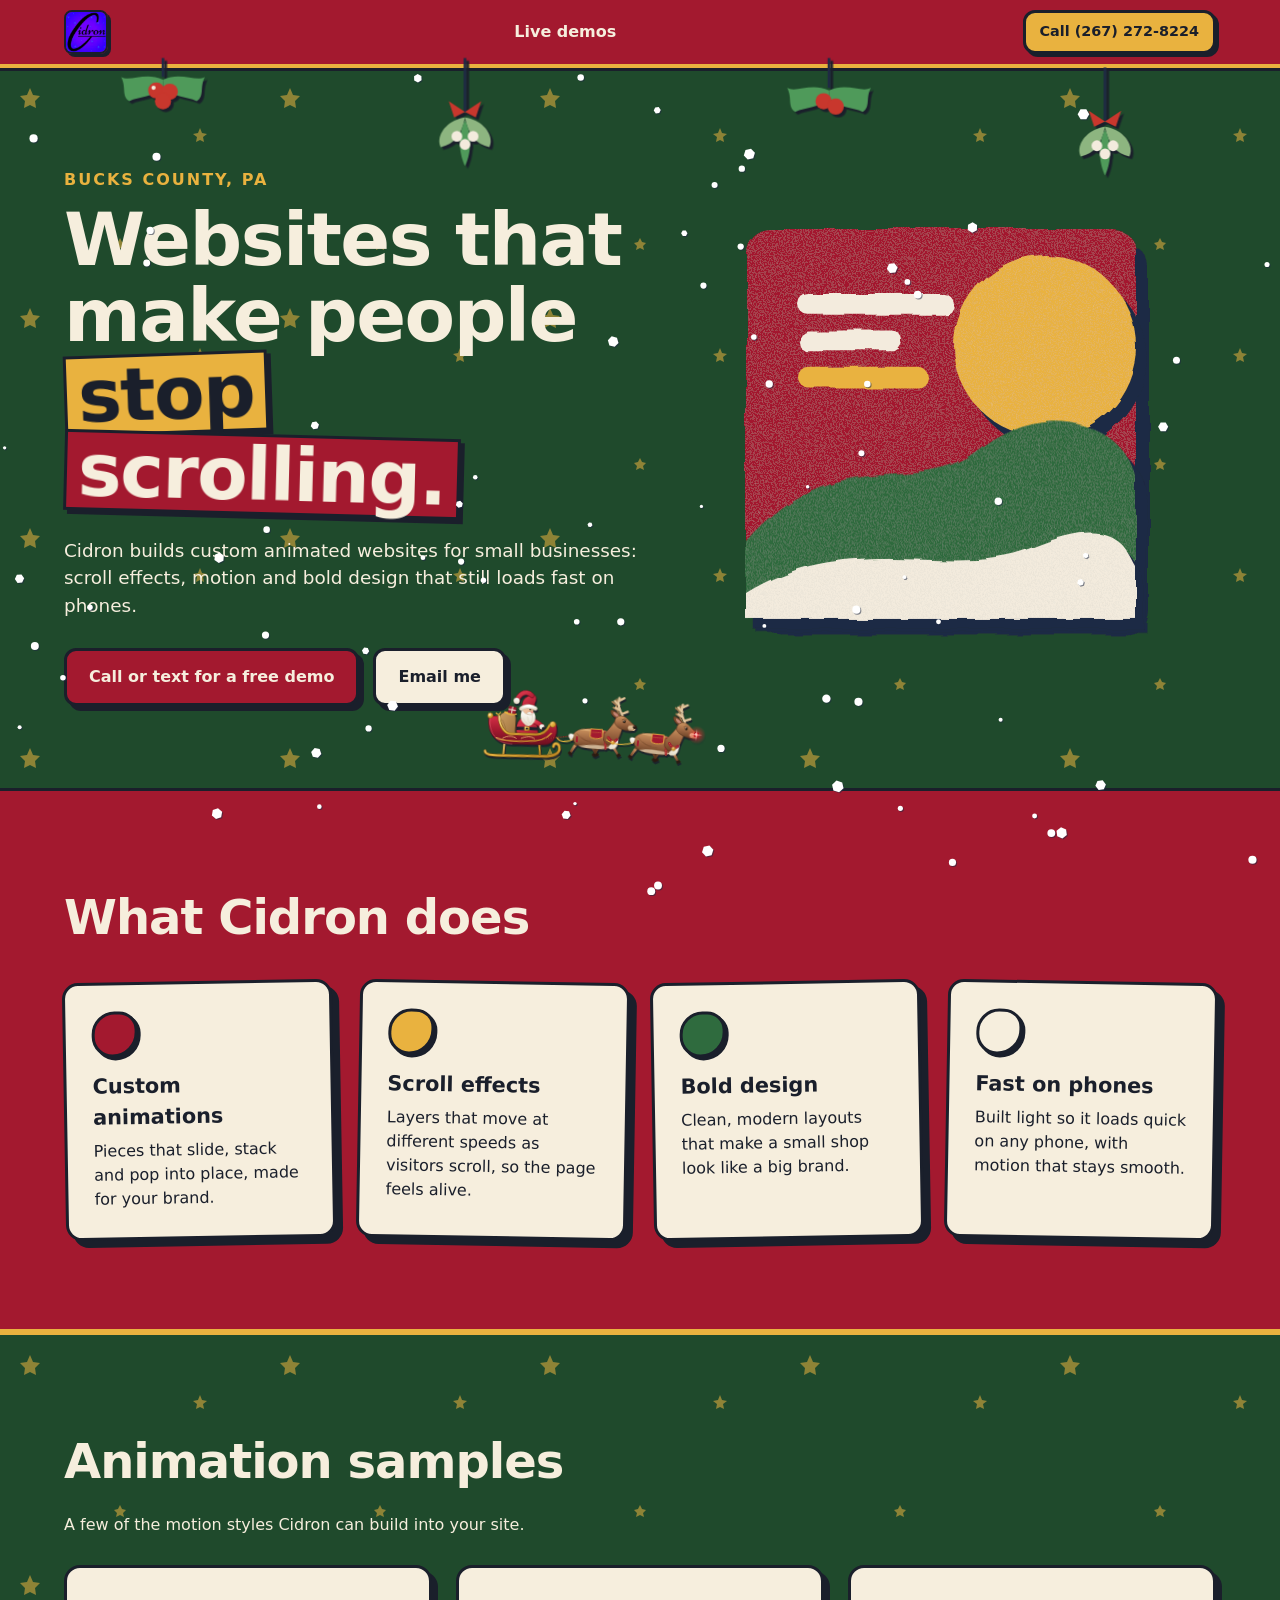
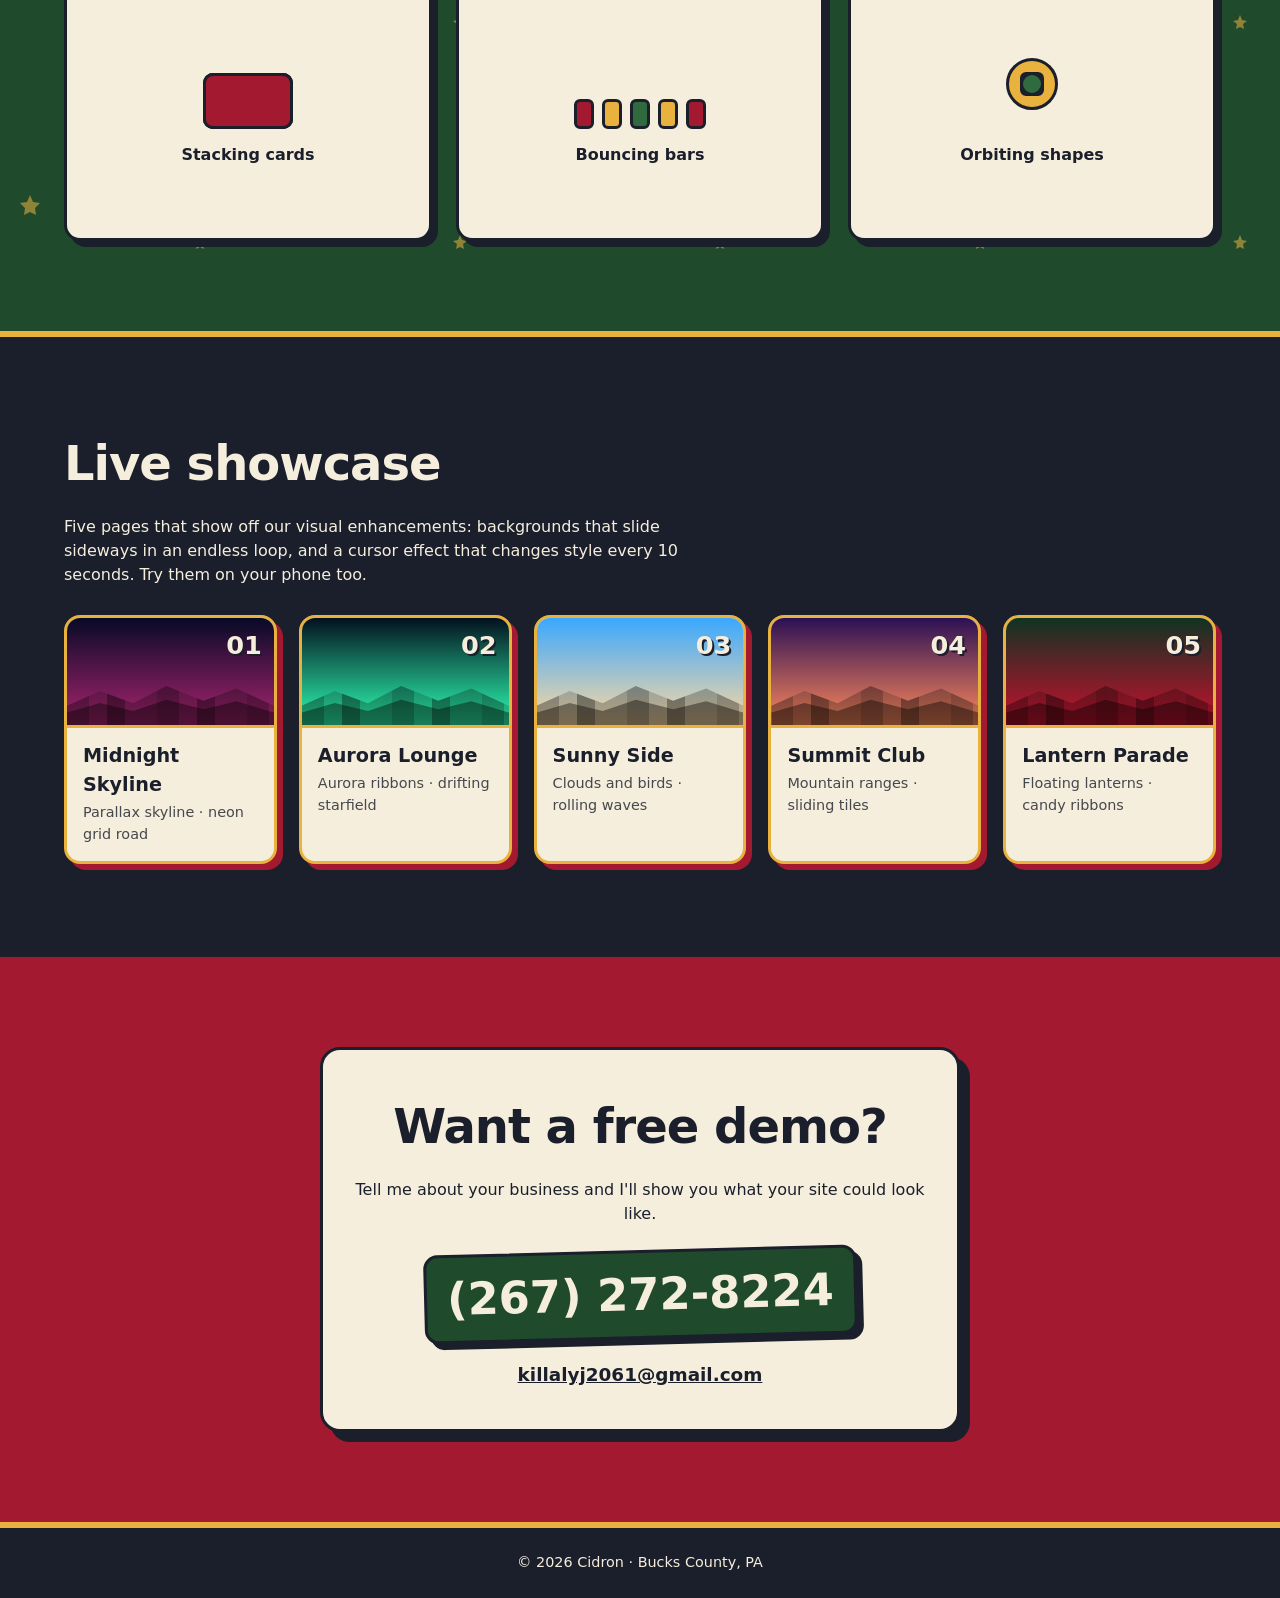
<file: index.html>
<!doctype html>
<html lang="en">
<head>
<meta charset="utf-8">
<meta name="viewport" content="width=device-width, initial-scale=1">
<title>Cidron | Animated websites for small businesses</title>
<meta name="description" content="Cidron builds custom animated websites for small businesses in Bucks County, PA. Scroll effects, motion and bold design that loads fast on phones.">
<meta property="og:title" content="Cidron | Websites that make people stop scrolling">
<meta property="og:description" content="Custom animations, scroll effects and bold design for small businesses. Bucks County, PA.">
<meta property="og:type" content="website">
<meta property="og:url" content="https://cidron.onrender.com/">
<meta property="og:image" content="https://cidron.onrender.com/img/cidron-logo-512.png">
<meta property="og:image:width" content="512">
<meta property="og:image:height" content="512">
<meta property="og:image:alt" content="Cidron logo">
<meta name="twitter:card" content="summary">
<link rel="icon" type="image/png" sizes="32x32" href="img/cidron-logo-32.png">
<link rel="icon" type="image/png" sizes="128x128" href="img/cidron-logo-128.png">
<link rel="apple-touch-icon" sizes="180x180" href="img/cidron-logo-180.png">
<script>document.documentElement.className="js"</script>
<link rel="stylesheet" href="style.css">
<link rel="stylesheet" href="holiday.css">
<link rel="stylesheet" href="christmas.css">
<link rel="stylesheet" href="showcase/home.css">
</head>
<body>
<svg width="0" height="0" style="position:absolute" aria-hidden="true">
  <filter id="grain"><feTurbulence type="fractalNoise" baseFrequency=".9" numOctaves="2" seed="3" result="n"/>
    <feColorMatrix in="n" type="saturate" values="0" result="g"/>
    <feComponentTransfer in="g" result="a"><feFuncA type="discrete" tableValues="0 0 .10 .16"/></feComponentTransfer>
    <feComposite in="a" in2="SourceGraphic" operator="in" result="t"/>
    <feMerge><feMergeNode in="SourceGraphic"/><feMergeNode in="t"/></feMerge></filter>
  <filter id="rough"><feTurbulence type="fractalNoise" baseFrequency=".035" numOctaves="2" seed="7"/><feDisplacementMap in="SourceGraphic" scale="6"/></filter>
</svg>

<header class="top">
  <a class="logo" href="#top" aria-label="Cidron home"><picture><source type="image/webp" srcset="img/cidron-logo-128.webp 1x, img/cidron-logo-256.webp 2x"><img src="img/cidron-logo-128.png" srcset="img/cidron-logo-128.png 1x, img/cidron-logo-256.png 2x" width="44" height="44" alt="Cidron"></picture></a>
  <a class="navlink" href="#showcase">Live demos</a>
  <a class="btn small" href="tel:+12672728224">Call (267) 272-8224</a>
  <div class="garland" aria-hidden="true">
    <svg class="g1" style="left:max(110px,10%)" width="70" height="70" viewBox="0 0 70 70"><g class="sway">
      <path d="M35 0 L35 14" stroke="#1F2A44" stroke-width="2"/>
      <path d="M35 16 C22 10 10 18 4 14 C8 22 4 28 10 32 C18 28 26 30 35 22Z" fill="#4F9A5A"/>
      <path d="M35 16 C48 10 60 18 66 14 C62 22 66 28 60 32 C52 28 44 30 35 22Z" fill="#4F9A5A"/>
      <circle cx="30" cy="24" r="6" fill="#C8372D"/><circle cx="40" cy="25" r="6" fill="#C8372D"/><circle cx="35" cy="32" r="6" fill="#C8372D"/>
      <circle cx="28" cy="22" r="1.6" fill="#F3EBDD"/></g></svg>
    <svg class="g2" style="left:max(200px,34%)" width="60" height="96" viewBox="0 0 60 96"><g class="sway">
      <path d="M30 0 L30 40" stroke="#1F2A44" stroke-width="2"/>
      <path d="M30 40 L18 32 L22 44Z M30 40 L42 32 L38 44Z" fill="#C8372D"/>
      <path d="M30 44 C16 46 8 58 12 66 C22 64 28 56 30 44Z" fill="#8DB580"/>
      <path d="M30 44 C44 46 52 58 48 66 C38 64 32 56 30 44Z" fill="#8DB580"/>
      <path d="M30 46 C24 58 26 72 30 80 C34 72 36 58 30 46Z" fill="#4F9A5A"/>
      <circle cx="24" cy="58" r="4" fill="#F3EBDD"/><circle cx="36" cy="58" r="4" fill="#F3EBDD"/><circle cx="30" cy="64" r="4" fill="#F3EBDD"/></g></svg>
    <svg class="g3" style="left:62%" width="70" height="70" viewBox="0 0 70 70"><g class="sway">
      <path d="M35 0 L35 22" stroke="#1F2A44" stroke-width="2"/>
      <path d="M35 24 C22 18 10 26 4 22 C8 30 4 36 10 40 C18 36 26 38 35 30Z" fill="#4F9A5A"/>
      <path d="M35 24 C48 18 60 26 66 22 C62 30 66 36 60 40 C52 36 44 38 35 30Z" fill="#4F9A5A"/>
      <circle cx="31" cy="32" r="6" fill="#C8372D"/><circle cx="40" cy="36" r="6" fill="#C8372D"/></g></svg>
    <svg class="g4" style="left:84%" width="60" height="110" viewBox="0 0 60 96"><g class="sway">
      <path d="M30 0 L30 40" stroke="#1F2A44" stroke-width="2"/>
      <path d="M30 40 L18 32 L22 44Z M30 40 L42 32 L38 44Z" fill="#C8372D"/>
      <path d="M30 44 C16 46 8 58 12 66 C22 64 28 56 30 44Z" fill="#8DB580"/>
      <path d="M30 44 C44 46 52 58 48 66 C38 64 32 56 30 44Z" fill="#8DB580"/>
      <path d="M30 46 C24 58 26 72 30 80 C34 72 36 58 30 46Z" fill="#4F9A5A"/>
      <circle cx="24" cy="58" r="4" fill="#F3EBDD"/><circle cx="36" cy="58" r="4" fill="#F3EBDD"/><circle cx="30" cy="64" r="4" fill="#F3EBDD"/></g></svg>
  </div>
</header>

<main id="top">
<section class="hero">
  <div class="hero-text">
    <p class="kicker">Bucks County, PA</p>
    <h1><span class="w">Websites</span> <span class="w">that</span> <span class="w">make</span> <span class="w">people</span> <span class="w hl">stop</span> <span class="w hl">scrolling.</span></h1>
    <p class="sub">Cidron builds custom animated websites for small businesses: scroll effects, motion and bold design that still loads fast on phones.</p>
    <div class="ctas">
      <a class="btn" href="tel:+12672728224">Call or text for a free demo</a>
      <a class="btn ghost" href="mailto:killalyj2061@gmail.com?subject=Cidron%20website%20demo">Email me</a>
    </div>
  </div>
  <div class="hero-art" aria-hidden="true">
    <svg viewBox="0 0 400 400" class="paper">
      <g filter="url(#rough)">
        <g class="layer l1"><rect x="40" y="40" width="300" height="300" rx="18" fill="#1F2A44" transform="translate(10 12)"/><rect x="40" y="40" width="300" height="300" rx="18" fill="#A3192F" filter="url(#grain)"/></g>
        <g class="layer l2"><circle cx="270" cy="130" r="70" fill="#1F2A44" transform="translate(8 10)"/><circle cx="270" cy="130" r="70" fill="#E9B23F" filter="url(#grain)"/></g>
        <g class="layer l3"><path d="M40 280 C110 200 170 250 220 210 S330 190 340 230 L340 340 L40 340Z" fill="#1F2A44" transform="translate(8 10)"/><path d="M40 280 C110 200 170 250 220 210 S330 190 340 230 L340 340 L40 340Z" fill="#2F6B3E" filter="url(#grain)"/></g>
        <g class="layer l4"><path d="M40 320 C120 270 200 310 260 285 S330 280 340 300 L340 340 L40 340Z" fill="#1F2A44" transform="translate(6 8)"/><path d="M40 320 C120 270 200 310 260 285 S330 280 340 300 L340 340 L40 340Z" fill="#F3EBDD" filter="url(#grain)"/></g>
        <g class="layer l5"><rect x="80" y="90" width="120" height="16" rx="8" fill="#F3EBDD"/><rect x="80" y="118" width="80" height="16" rx="8" fill="#F3EBDD"/><rect x="80" y="146" width="100" height="16" rx="8" fill="#E9B23F"/></g>
      </g>
    </svg>
  </div>
</section>

<section class="what">
  <h2 class="reveal">What Cidron does</h2>
  <div class="cards">
    <article class="card reveal c1"><div class="chip" style="background:#A3192F"></div><h3>Custom animations</h3><p>Pieces that slide, stack and pop into place, made for your brand.</p></article>
    <article class="card reveal c2"><div class="chip" style="background:#E9B23F"></div><h3>Scroll effects</h3><p>Layers that move at different speeds as visitors scroll, so the page feels alive.</p></article>
    <article class="card reveal c3"><div class="chip" style="background:#2F6B3E"></div><h3>Bold design</h3><p>Clean, modern layouts that make a small shop look like a big brand.</p></article>
    <article class="card reveal c4"><div class="chip" style="background:#F6EEDD"></div><h3>Fast on phones</h3><p>Built light so it loads quick on any phone, with motion that stays smooth.</p></article>
  </div>
</section>

<section class="work" id="work">
  <h2 class="reveal">Animation samples</h2>
  <p class="note reveal">A few of the motion styles Cidron can build into your site.</p>
  <!-- To add a GIF sample: add a new card inside .grid below (3 per row on desktop), e.g. <figure class="slot filled"><img src="samples/your.gif" alt="..."><figcaption>Title</figcaption></figure> -->
  <div class="grid">
    <div class="slot reveal"><div class="demo d-stack"><i></i><i></i><i></i></div><span>Stacking cards</span></div>
    <div class="slot reveal"><div class="demo d-wave"><i></i><i></i><i></i><i></i><i></i></div><span>Bouncing bars</span></div>
    <div class="slot reveal"><div class="demo d-orbit"><i></i><i></i></div><span>Orbiting shapes</span></div>
  </div>
</section>

<section class="showcase" id="showcase">
  <h2 class="reveal">Live showcase</h2>
  <p class="note reveal">Five pages that show off our visual enhancements: backgrounds that slide sideways in an endless loop, and a cursor effect that changes style every 10 seconds. Try them on your phone too.</p>
  <div class="sc-grid">
    <a class="sc-card reveal" href="showcase/midnight-skyline.html" style="--c1:#070a26;--c2:#a8246f"><span class="sc-art" aria-hidden="true"><i></i><i></i></span><span class="sc-num">01</span><strong>Midnight Skyline</strong><em>Parallax skyline · neon grid road</em></a>
    <a class="sc-card reveal" href="showcase/aurora-lounge.html" style="--c1:#04101f;--c2:#2dffb2"><span class="sc-art" aria-hidden="true"><i></i><i></i></span><span class="sc-num">02</span><strong>Aurora Lounge</strong><em>Aurora ribbons · drifting starfield</em></a>
    <a class="sc-card reveal" href="showcase/sunny-side.html" style="--c1:#3aa8ff;--c2:#ffd9a0"><span class="sc-art" aria-hidden="true"><i></i><i></i></span><span class="sc-num">03</span><strong>Sunny Side</strong><em>Clouds and birds · rolling waves</em></a>
    <a class="sc-card reveal" href="showcase/summit-club.html" style="--c1:#2b1055;--c2:#ff8a5b"><span class="sc-art" aria-hidden="true"><i></i><i></i></span><span class="sc-num">04</span><strong>Summit Club</strong><em>Mountain ranges · sliding tiles</em></a>
    <a class="sc-card reveal" href="showcase/lantern-parade.html" style="--c1:#0f3322;--c2:#c8102e"><span class="sc-art" aria-hidden="true"><i></i><i></i></span><span class="sc-num">05</span><strong>Lantern Parade</strong><em>Floating lanterns · candy ribbons</em></a>
  </div>
</section>

<section class="contact" id="contact">
  <div class="contact-card reveal">
    <h2>Want a free demo?</h2>
    <p>Tell me about your business and I'll show you what your site could look like.</p>
    <a class="big" href="tel:+12672728224">(267) 272-8224</a>
    <a class="mail" href="mailto:killalyj2061@gmail.com?subject=Cidron%20website%20demo">killalyj2061@gmail.com</a>
  </div>
</section>
</main>

<footer><p>© <span id="y">2026</span> Cidron · Bucks County, PA</p></footer>

<div id="santa" aria-hidden="true"><svg viewBox="0 0 276 92" focusable="false"><defs>
<linearGradient id="gDeer" x1="0" y1="0" x2="0" y2="1"><stop offset="0" stop-color="#CE9560"/><stop offset=".55" stop-color="#9A6440"/><stop offset="1" stop-color="#6B4226"/></linearGradient>
<linearGradient id="gDeerD" x1="0" y1="0" x2="0" y2="1"><stop offset="0" stop-color="#7C4D2D"/><stop offset="1" stop-color="#4A2C18"/></linearGradient>
<linearGradient id="gFur" x1="0" y1="0" x2="0" y2="1"><stop offset="0" stop-color="#FFFFFF"/><stop offset="1" stop-color="#E4DCC8"/></linearGradient>
<linearGradient id="gGold" x1="0" y1="0" x2="1" y2="1"><stop offset="0" stop-color="#FFE9A0"/><stop offset=".5" stop-color="#E9B23F"/><stop offset="1" stop-color="#B9821F"/></linearGradient>
<linearGradient id="gSl" x1="0" y1="0" x2="0" y2="1"><stop offset="0" stop-color="#D42F46"/><stop offset=".5" stop-color="#A3192F"/><stop offset="1" stop-color="#6E0F20"/></linearGradient>
<linearGradient id="gCoat" x1="0" y1="0" x2="1" y2="1"><stop offset="0" stop-color="#E23B4F"/><stop offset="1" stop-color="#A3192F"/></linearGradient>
<linearGradient id="gSkin" x1="0" y1="0" x2="1" y2="1"><stop offset="0" stop-color="#F7D3B3"/><stop offset="1" stop-color="#E3A57F"/></linearGradient>
<linearGradient id="gSack" x1="0" y1="0" x2="1" y2="1"><stop offset="0" stop-color="#D2A569"/><stop offset="1" stop-color="#9A6E3A"/></linearGradient>
<radialGradient id="gNose"><stop offset="0" stop-color="#FFC2B8"/><stop offset=".35" stop-color="#FF3B30"/><stop offset="1" stop-color="#B3001B"/></radialGradient>
<radialGradient id="gGlow"><stop offset="0" stop-color="#FF5A48" stop-opacity=".95"/><stop offset=".45" stop-color="#FF3B30" stop-opacity=".4"/><stop offset="1" stop-color="#FF3B30" stop-opacity="0"/></radialGradient>
</defs><g class="face"><g transform="translate(6 28)">
<g class="trail"><g transform="translate(0 34)"><path class="sp" style="animation-delay:0.0s;--s:1.5;--dy:6px" d="M0 -4.2 L1 -1 L4.2 0 L1 1 L0 4.2 L-1 1 L-4.2 0 L-1 -1Z" fill="#FFE9A8"/></g><g transform="translate(-4 42)"><path class="sp" style="animation-delay:0.35s;--s:1.2000000000000002;--dy:-9px" d="M0 -4.2 L1 -1 L4.2 0 L1 1 L0 4.2 L-1 1 L-4.2 0 L-1 -1Z" fill="#FFFFFF"/></g><g transform="translate(2 28)"><path class="sp" style="animation-delay:0.7s;--s:1.35;--dy:12px" d="M0 -4.2 L1 -1 L4.2 0 L1 1 L0 4.2 L-1 1 L-4.2 0 L-1 -1Z" fill="#FFE9A8"/></g><g transform="translate(-2 48)"><path class="sp" style="animation-delay:1.05s;--s:1.0499999999999998;--dy:-6px" d="M0 -4.2 L1 -1 L4.2 0 L1 1 L0 4.2 L-1 1 L-4.2 0 L-1 -1Z" fill="#FFFFFF"/></g><g transform="translate(4 38)"><path class="sp" style="animation-delay:1.4s;--s:1.6500000000000001;--dy:9px" d="M0 -4.2 L1 -1 L4.2 0 L1 1 L0 4.2 L-1 1 L-4.2 0 L-1 -1Z" fill="#FFE9A8"/></g><g transform="translate(-6 31)"><path class="sp" style="animation-delay:1.75s;--s:1.125;--dy:-12px" d="M0 -4.2 L1 -1 L4.2 0 L1 1 L0 4.2 L-1 1 L-4.2 0 L-1 -1Z" fill="#FFFFFF"/></g><g transform="translate(0 45)"><path class="sp" style="animation-delay:2.1s;--s:1.35;--dy:6px" d="M0 -4.2 L1 -1 L4.2 0 L1 1 L0 4.2 L-1 1 L-4.2 0 L-1 -1Z" fill="#FFE9A8"/></g><g transform="translate(3 24)"><path class="sp" style="animation-delay:2.45s;--s:1.0499999999999998;--dy:-9px" d="M0 -4.2 L1 -1 L4.2 0 L1 1 L0 4.2 L-1 1 L-4.2 0 L-1 -1Z" fill="#FFFFFF"/></g><g transform="translate(-3 38)"><circle class="dust" style="animation-delay:0.0s;--dy:-8px" r="1.0" fill="#E9B23F" cx="0" cy="-10"/><circle class="dust" style="animation-delay:0.18s;--dy:0px" r="1.4" fill="#E9B23F" cx="0" cy="-3"/><circle class="dust" style="animation-delay:0.36s;--dy:8px" r="1.8" fill="#E9B23F" cx="0" cy="4"/><circle class="dust" style="animation-delay:0.54s;--dy:-8px" r="1.0" fill="#E9B23F" cx="0" cy="-9"/><circle class="dust" style="animation-delay:0.72s;--dy:0px" r="1.4" fill="#E9B23F" cx="0" cy="-2"/><circle class="dust" style="animation-delay:0.8999999999999999s;--dy:8px" r="1.8" fill="#E9B23F" cx="0" cy="5"/><circle class="dust" style="animation-delay:1.08s;--dy:-8px" r="1.0" fill="#E9B23F" cx="0" cy="-8"/><circle class="dust" style="animation-delay:1.26s;--dy:0px" r="1.4" fill="#E9B23F" cx="0" cy="-1"/><circle class="dust" style="animation-delay:1.44s;--dy:8px" r="1.8" fill="#E9B23F" cx="0" cy="6"/><circle class="dust" style="animation-delay:1.6199999999999999s;--dy:-8px" r="1.0" fill="#E9B23F" cx="0" cy="-7"/></g></g>
<g class="part rd" data-i="0">
<path d="M-3 56 C-3 60 3 61 11 61 L66 61 C78 61 88 58 86 49 C85 44 79 44 79 49" fill="none" stroke="#7a560f" stroke-width="3.6" stroke-linecap="round"/>
<path d="M-3 56 C-3 60 3 61 11 61 L66 61 C78 61 88 58 86 49 C85 44 79 44 79 49" fill="none" stroke="url(#gGold)" stroke-width="2.4" stroke-linecap="round"/>
<path d="M20 47 L19 60 M62 47 L63 60" stroke="#7a560f" stroke-width="2.8"/><path d="M20 47 L19 60 M62 47 L63 60" stroke="url(#gGold)" stroke-width="1.5"/>
<!-- sack and gifts -->
<g>
<rect x="8" y="12" width="12" height="11" rx="1" fill="#2F6B3E" stroke="#143a20" stroke-width=".6" transform="rotate(-8 14 18)"/><path d="M13 12 V23 M8 17.5 H20" stroke="#E9B23F" stroke-width="1.6" transform="rotate(-8 14 18)"/><path d="M13 12 C10 8 8 10 13 12 C16 8 18 10 13 12" fill="none" stroke="#E9B23F" stroke-width="1.1" transform="rotate(-8 14 18)"/>
<path d="M16 38 C6 30 8 12 22 8 C28 6 34 10 33 20 C33 28 32 34 34 38Z" fill="url(#gSack)" stroke="#5a3b1a" stroke-width=".7"/>
<path d="M20 9 C24 12 30 12 33 11" fill="none" stroke="#E9B23F" stroke-width="2" stroke-linecap="round"/>
<path d="M17 18 C20 24 22 30 21 36" fill="none" stroke="#7a5428" stroke-width=".7" opacity=".6"/>
<rect x="24" y="2" width="9" height="8" rx="1" fill="#A3192F" stroke="#5e0e1b" stroke-width=".5" transform="rotate(10 28 6)"/><path d="M28.5 2 V10 M24 6 H33" stroke="#F6EEDD" stroke-width="1.2" transform="rotate(10 28 6)"/>
</g>
<!-- Santa -->
<g class="santa" transform="translate(0 -3)">
<path d="M35 40 C32 27 36 18 46 16 C56 16 60 25 60 40Z" fill="url(#gCoat)" stroke="#5e0e1b" stroke-width=".6"/>
<path d="M47 17 V40" stroke="url(#gFur)" stroke-width="3.4"/>
<path d="M34 31 H60" stroke="#1d212b" stroke-width="3.8"/><rect x="43.6" y="28.4" width="6" height="5.2" rx=".8" fill="url(#gGold)" stroke="#7a560f" stroke-width=".5"/><rect x="45.2" y="30" width="2.8" height="2" fill="#1d212b"/>
<g class="arm"><path d="M55 22 C61 24 64 27 66 30" fill="none" stroke="#7d1022" stroke-width="6" stroke-linecap="round"/><path d="M55 22 C61 24 64 27 66 30" fill="none" stroke="url(#gCoat)" stroke-width="4.6" stroke-linecap="round"/><circle cx="64.6" cy="28.6" r="3" fill="url(#gFur)" stroke="#bdb39d" stroke-width=".4"/><circle cx="67" cy="31" r="2.6" fill="#1d212b"/></g>
<circle cx="47" cy="10" r="6.8" fill="url(#gSkin)" stroke="#b27a57" stroke-width=".5"/>
<circle cx="51.8" cy="12" r="1.9" fill="#F28B82" opacity=".55"/>
<path d="M40.4 9 C37.5 16 39 22 43.5 25.5 C46 28.5 51 28.5 53 25.5 C57 22.5 57.5 16 54.6 11.5 C52.5 14.5 46.5 15.2 43 12Z" fill="url(#gFur)" stroke="#bdb39d" stroke-width=".5"/>
<path d="M42 19 C43 22 45 24 47 25 M47 17 C47.5 21 49 24 51 25.5 M52.5 15 C53.5 19 53 22 51.5 24" fill="none" stroke="#cfc6b0" stroke-width=".5" stroke-linecap="round"/>
<path d="M46 12.6 C48 10.4 52.6 10.8 54 13.4 C52 15.4 48.5 15.4 46 12.6Z" fill="url(#gFur)" stroke="#bdb39d" stroke-width=".4"/>
<ellipse cx="52.4" cy="11.4" rx="1.6" ry="1.3" fill="#E8998D"/>
<path d="M48 6.6 C49 5.6 50.6 5.7 51.6 6.6" fill="none" stroke="#F6EEDD" stroke-width="1.4" stroke-linecap="round"/><circle cx="50" cy="8.2" r="1" fill="#1b1209"/><circle cx="49.7" cy="7.9" r=".35" fill="#fff"/>
<path d="M40 5.5 C39.5 -3 45 -9 53 -9.5 C57 -9.5 58 -5 56 -1 C55 1 55 3 55.5 5.6Z" fill="url(#gCoat)" stroke="#5e0e1b" stroke-width=".6"/>
<g class="hattail"><path d="M52 -8.5 C46 -15 38 -12 34.5 -4" fill="none" stroke="#7d1022" stroke-width="6" stroke-linecap="round"/><path d="M52 -8.5 C46 -15 38 -12 34.5 -4" fill="none" stroke="url(#gCoat)" stroke-width="4.6" stroke-linecap="round"/><circle cx="33.5" cy="-2" r="3.6" fill="url(#gFur)" stroke="#bdb39d" stroke-width=".5"/></g>
<path d="M39.2 7.4 C44 3.6 50.6 3.6 56.2 6.8" fill="none" stroke="#bdb39d" stroke-width="5" stroke-linecap="round"/><path d="M39.2 7.4 C44 3.6 50.6 3.6 56.2 6.8" fill="none" stroke="url(#gFur)" stroke-width="4" stroke-linecap="round"/>
</g>
<!-- sleigh body -->
<path d="M1 14 C-2 34 9 47 28 47 L66 47 C79 47 84 37 82 23 C81 19 76 19 74 23 C71 30 66 35 57 35 L28 35 C21 35 14 28 13 14Z" fill="url(#gSl)" stroke="#5e0e1b" stroke-width=".8"/>
<path d="M1 14 C-2 34 9 47 28 47" fill="none" stroke="#FF8190" stroke-width=".8" opacity=".5" transform="translate(1.6 0)"/>
<path d="M13 14 C14 28 21 35 28 35 L57 35 C66 35 71 30 74 23" fill="none" stroke="#7a560f" stroke-width="3.2" stroke-linecap="round"/><path d="M13 14 C14 28 21 35 28 35 L57 35 C66 35 71 30 74 23" fill="none" stroke="url(#gGold)" stroke-width="2" stroke-linecap="round"/>
<path d="M10 40 C20 44 34 44 48 43 C60 43 70 41 76 33" fill="none" stroke="url(#gGold)" stroke-width="1.4" stroke-linecap="round"/>
<path d="M18 40 C24 37 30 37 34 40 M40 40 C46 37 52 37 56 40" fill="none" stroke="#FFD27A" stroke-width=".9" stroke-linecap="round" opacity=".9"/>
<circle cx="2.4" cy="13.4" r="3.2" fill="url(#gGold)" stroke="#7a560f" stroke-width=".6"/><circle cx="77.6" cy="22.4" r="3.4" fill="url(#gGold)" stroke="#7a560f" stroke-width=".6"/>
<circle cx="1.8" cy="12.6" r="1" fill="#fff" opacity=".7"/>
</g>
<g class="part rd" data-i="1"><g transform="translate(98 4)">
<clipPath id="d1clip"><path d="M3 27 C2 18 12 14 28 15 C42 15 52 18 54 26 C55 34 47 39 33 39 C19 39 4 38 3 27Z"/></clipPath>
<path d="M52 29 C24 18 -14 28 -30 30" fill="none" stroke="#6B1020" stroke-width="1" stroke-linecap="round"/><path d="M52 29 C24 18 -14 28 -30 30" fill="none" stroke="#E9B23F" stroke-width=".35" stroke-dasharray="1.4 1.6"/><path d="M6 27 C-4 34 -12 33 -16 28" fill="none" stroke="#E9B23F" stroke-width="1.3" stroke-linecap="round"/>
<g class="leg" style="transform-origin:21px 26px;--p:-30deg;animation-delay:0.18s"><path d="M18.4 26 L23.6 26 L22.7 38 L19.3 38Z" fill="url(#gDeerD)"/><g class="knee" style="transform-origin:21px 38px;animation-delay:0.18s"><path d="M19.3 37.5 L22.7 37.5 L22.3 48 L19.7 48Z" fill="url(#gDeerD)"/><path d="M18.8 47 L23.2 47 L23.9 50.5 L18.8 50.5Z" fill="#2a1a12"/></g></g><g class="leg" style="transform-origin:40px 26px;--p:28deg;animation-delay:0.3s"><path d="M37.7 26 L42.3 26 L41.6 38 L38.4 38Z" fill="url(#gDeerD)"/><g class="knee" style="transform-origin:40px 38px;animation-delay:0.3s"><path d="M38.4 37.5 L41.6 37.5 L41.2 48 L38.8 48Z" fill="url(#gDeerD)"/><path d="M37.9 47 L42.1 47 L42.8 50.5 L37.9 50.5Z" fill="#2a1a12"/></g></g><g class="leg" style="transform-origin:12px 26px;--p:30deg;animation-delay:0s"><path d="M9.0 26 L15.0 26 L13.8 38 L10.2 38Z" fill="url(#gDeer)"/><g class="knee" style="transform-origin:12px 38px;animation-delay:0s"><path d="M10.2 37.5 L13.8 37.5 L13.4 48 L10.6 48Z" fill="url(#gDeer)"/><path d="M9.7 47 L14.3 47 L15.0 50.5 L9.7 50.5Z" fill="#2a1a12"/></g></g><g class="leg" style="transform-origin:46px 26px;--p:-34deg;animation-delay:0.12s"><path d="M43.5 26 L48.5 26 L47.7 38 L44.3 38Z" fill="url(#gDeer)"/><g class="knee" style="transform-origin:46px 38px;animation-delay:0.12s"><path d="M44.3 37.5 L47.7 37.5 L47.3 48 L44.7 48Z" fill="url(#gDeer)"/><path d="M43.8 47 L48.2 47 L48.9 50.5 L43.8 50.5Z" fill="#2a1a12"/></g></g>
<g class="antF"><path d="M58 -2 C54 -9 51 -15 53 -22 M55 -9 L49.5 -12 M53.5 -15 L48 -19 M54 -20 L58.5 -23" fill="none" stroke="#9c7a4f" stroke-width="2.2" stroke-linecap="round" stroke-linejoin="round"/></g>
<path d="M3 27 C2 18 12 14 28 15 C42 15 52 18 54 26 C55 34 47 39 33 39 C19 39 4 38 3 27Z" fill="url(#gDeer)" stroke="#4a2c18" stroke-width=".6"/>
<g clip-path="url(#d1clip)"><ellipse cx="30" cy="41" rx="27" ry="7" fill="#F0DDBC" opacity=".7"/><ellipse cx="28" cy="15" rx="22" ry="3.2" fill="#E8B880" opacity=".55"/><path d="M8 22 C14 28 18 30 24 30" stroke="#6B4226" stroke-width="1" fill="none" opacity=".45" stroke-linecap="round"/><path d="M14 26 C20 31 26 32 31 31" stroke="#6B4226" stroke-width=".8" fill="none" opacity=".35" stroke-linecap="round"/></g>
<path d="M4 23 C-3 20 -4 26 1 30 C3 28 4 26 4 23Z" fill="url(#gFur)" stroke="#bdb39d" stroke-width=".4"/>
<path d="M24 15 L38 15 L38.5 24.5 C33 27 28 27 23.5 24.5Z" fill="#A3192F" stroke="#E9B23F" stroke-width="1"/>
<path d="M26 19 L36 19" stroke="#E9B23F" stroke-width=".7" stroke-dasharray="1 1.3"/>
<path d="M41 17 C41 26 43 34 43 39" fill="none" stroke="#A3192F" stroke-width="2.6"/><path d="M41 17 C41 26 43 34 43 39" fill="none" stroke="#E9B23F" stroke-width=".7" stroke-dasharray="1.2 1.4"/>
<path d="M8 25 L8 32" stroke="#A3192F" stroke-width="2.2"/>
<path d="M40 20 C46 14 50 8 53 3 L63 8 C61 14 59 24 55 32 C51 36 44 34 40 28Z" fill="url(#gDeer)" stroke="#4a2c18" stroke-width=".6"/>
<path d="M48 33 C52 30 56 30 57.5 25 C58 32 56 38 50.5 38 C46 38.5 45.5 35 48 33Z" fill="url(#gFur)" stroke="#bdb39d" stroke-width=".4"/>
<path d="M45.5 24 C49 29.5 53 30 56 26" fill="none" stroke="#A3192F" stroke-width="3.2" stroke-linecap="round"/><path d="M45.5 24 C49 29.5 53 30 56 26" fill="none" stroke="#E9B23F" stroke-width=".8" stroke-dasharray="1.2 1.5"/>
<g class="bell"><circle cx="51.2" cy="30" r="2.3" fill="url(#gGold)" stroke="#8a5f12" stroke-width=".4"/><path d="M49.6 30.4 H52.8" stroke="#8a5f12" stroke-width=".4"/><circle cx="50.6" cy="29.2" r=".6" fill="#fff" opacity=".8"/></g>
<g class="head">
  <path class="antN" d="M61 -3 C57 -10 54 -16 56 -24 M58 -9 L52 -12 M56.5 -15 L51 -20 M57 -21 L62 -24 M60.5 -5 L67 -8" fill="none" stroke="#D6B68A" stroke-width="2.8" stroke-linecap="round" stroke-linejoin="round"/>
  <path d="M61 -3 C57 -10 54 -16 56 -24 M58 -9 L52 -12 M56.5 -15 L51 -20 M57 -21 L62 -24 M60.5 -5 L67 -8" fill="none" stroke="#F3E3C3" stroke-width=".7" stroke-linecap="round" stroke-linejoin="round" opacity=".8"/>
  <path d="M55 1 C49 -1 46 -5 47 -9 C52 -9 57 -5 59.5 -1Z" fill="#7B4C2C" stroke="#4a2c18" stroke-width=".5"/><path d="M54.5 -1 C51 -2.5 49.5 -5 49.8 -7 C53 -6.5 56 -4 57.5 -1.5Z" fill="#D9958A" opacity=".8"/>
  <path d="M52 5 C52 -2 59 -4.5 65 -1 C68 1 72 5 76 7.5 C78.5 9.5 77.5 14 73 14.5 C68 15 61.5 14.5 57 11.5 C54 9.5 52 8 52 5Z" fill="url(#gDeer)" stroke="#4a2c18" stroke-width=".6"/>
  <ellipse cx="73" cy="11.2" rx="4.8" ry="3.4" fill="#DDB991"/>
  <path d="M69 12.5 C71 13.8 74 14 76 12.5" fill="none" stroke="#6B4226" stroke-width=".5"/>
  <circle cx="63.6" cy="4.2" r="1.7" fill="#1b1209"/><circle cx="63" cy="3.5" r=".6" fill="#fff"/>
  <path d="M60.8 2 C62.5 .8 64.8 .9 66 2" fill="none" stroke="#4a2c18" stroke-width=".6" stroke-linecap="round"/>
  <ellipse cx="76.6" cy="10" rx="2.5" ry="2.2" fill="#2A1A12"/><circle cx="75.8" cy="9.2" r=".6" fill="#8b6a58"/>
</g>
</g></g>
<g class="part rd" data-i="2"><g transform="translate(170 4)">
<clipPath id="d2clip"><path d="M3 27 C2 18 12 14 28 15 C42 15 52 18 54 26 C55 34 47 39 33 39 C19 39 4 38 3 27Z"/></clipPath>
<path d="M6 27 C-8 34 -22 34 -30 29" fill="none" stroke="#E9B23F" stroke-width="1.3" stroke-linecap="round"/>
<g class="leg" style="transform-origin:21px 26px;--p:-30deg;animation-delay:0.4s"><path d="M18.4 26 L23.6 26 L22.7 38 L19.3 38Z" fill="url(#gDeerD)"/><g class="knee" style="transform-origin:21px 38px;animation-delay:0.4s"><path d="M19.3 37.5 L22.7 37.5 L22.3 48 L19.7 48Z" fill="url(#gDeerD)"/><path d="M18.8 47 L23.2 47 L23.9 50.5 L18.8 50.5Z" fill="#2a1a12"/></g></g><g class="leg" style="transform-origin:40px 26px;--p:28deg;animation-delay:0.52s"><path d="M37.7 26 L42.3 26 L41.6 38 L38.4 38Z" fill="url(#gDeerD)"/><g class="knee" style="transform-origin:40px 38px;animation-delay:0.52s"><path d="M38.4 37.5 L41.6 37.5 L41.2 48 L38.8 48Z" fill="url(#gDeerD)"/><path d="M37.9 47 L42.1 47 L42.8 50.5 L37.9 50.5Z" fill="#2a1a12"/></g></g><g class="leg" style="transform-origin:12px 26px;--p:30deg;animation-delay:0.22s"><path d="M9.0 26 L15.0 26 L13.8 38 L10.2 38Z" fill="url(#gDeer)"/><g class="knee" style="transform-origin:12px 38px;animation-delay:0.22s"><path d="M10.2 37.5 L13.8 37.5 L13.4 48 L10.6 48Z" fill="url(#gDeer)"/><path d="M9.7 47 L14.3 47 L15.0 50.5 L9.7 50.5Z" fill="#2a1a12"/></g></g><g class="leg" style="transform-origin:46px 26px;--p:-34deg;animation-delay:0.33999999999999997s"><path d="M43.5 26 L48.5 26 L47.7 38 L44.3 38Z" fill="url(#gDeer)"/><g class="knee" style="transform-origin:46px 38px;animation-delay:0.33999999999999997s"><path d="M44.3 37.5 L47.7 37.5 L47.3 48 L44.7 48Z" fill="url(#gDeer)"/><path d="M43.8 47 L48.2 47 L48.9 50.5 L43.8 50.5Z" fill="#2a1a12"/></g></g>
<g class="antF"><path d="M58 -2 C54 -9 51 -15 53 -22 M55 -9 L49.5 -12 M53.5 -15 L48 -19 M54 -20 L58.5 -23" fill="none" stroke="#9c7a4f" stroke-width="2.2" stroke-linecap="round" stroke-linejoin="round"/></g>
<path d="M3 27 C2 18 12 14 28 15 C42 15 52 18 54 26 C55 34 47 39 33 39 C19 39 4 38 3 27Z" fill="url(#gDeer)" stroke="#4a2c18" stroke-width=".6"/>
<g clip-path="url(#d2clip)"><ellipse cx="30" cy="41" rx="27" ry="7" fill="#F0DDBC" opacity=".7"/><ellipse cx="28" cy="15" rx="22" ry="3.2" fill="#E8B880" opacity=".55"/><path d="M8 22 C14 28 18 30 24 30" stroke="#6B4226" stroke-width="1" fill="none" opacity=".45" stroke-linecap="round"/><path d="M14 26 C20 31 26 32 31 31" stroke="#6B4226" stroke-width=".8" fill="none" opacity=".35" stroke-linecap="round"/></g>
<path d="M4 23 C-3 20 -4 26 1 30 C3 28 4 26 4 23Z" fill="url(#gFur)" stroke="#bdb39d" stroke-width=".4"/>
<path d="M24 15 L38 15 L38.5 24.5 C33 27 28 27 23.5 24.5Z" fill="#A3192F" stroke="#E9B23F" stroke-width="1"/>
<path d="M26 19 L36 19" stroke="#E9B23F" stroke-width=".7" stroke-dasharray="1 1.3"/>
<path d="M41 17 C41 26 43 34 43 39" fill="none" stroke="#A3192F" stroke-width="2.6"/><path d="M41 17 C41 26 43 34 43 39" fill="none" stroke="#E9B23F" stroke-width=".7" stroke-dasharray="1.2 1.4"/>
<path d="M8 25 L8 32" stroke="#A3192F" stroke-width="2.2"/>
<path d="M40 20 C46 14 50 8 53 3 L63 8 C61 14 59 24 55 32 C51 36 44 34 40 28Z" fill="url(#gDeer)" stroke="#4a2c18" stroke-width=".6"/>
<path d="M48 33 C52 30 56 30 57.5 25 C58 32 56 38 50.5 38 C46 38.5 45.5 35 48 33Z" fill="url(#gFur)" stroke="#bdb39d" stroke-width=".4"/>
<path d="M45.5 24 C49 29.5 53 30 56 26" fill="none" stroke="#A3192F" stroke-width="3.2" stroke-linecap="round"/><path d="M45.5 24 C49 29.5 53 30 56 26" fill="none" stroke="#E9B23F" stroke-width=".8" stroke-dasharray="1.2 1.5"/>
<g class="bell"><circle cx="51.2" cy="30" r="2.3" fill="url(#gGold)" stroke="#8a5f12" stroke-width=".4"/><path d="M49.6 30.4 H52.8" stroke="#8a5f12" stroke-width=".4"/><circle cx="50.6" cy="29.2" r=".6" fill="#fff" opacity=".8"/></g>
<g class="head">
  <path class="antN" d="M61 -3 C57 -10 54 -16 56 -24 M58 -9 L52 -12 M56.5 -15 L51 -20 M57 -21 L62 -24 M60.5 -5 L67 -8" fill="none" stroke="#D6B68A" stroke-width="2.8" stroke-linecap="round" stroke-linejoin="round"/>
  <path d="M61 -3 C57 -10 54 -16 56 -24 M58 -9 L52 -12 M56.5 -15 L51 -20 M57 -21 L62 -24 M60.5 -5 L67 -8" fill="none" stroke="#F3E3C3" stroke-width=".7" stroke-linecap="round" stroke-linejoin="round" opacity=".8"/>
  <path d="M55 1 C49 -1 46 -5 47 -9 C52 -9 57 -5 59.5 -1Z" fill="#7B4C2C" stroke="#4a2c18" stroke-width=".5"/><path d="M54.5 -1 C51 -2.5 49.5 -5 49.8 -7 C53 -6.5 56 -4 57.5 -1.5Z" fill="#D9958A" opacity=".8"/>
  <path d="M52 5 C52 -2 59 -4.5 65 -1 C68 1 72 5 76 7.5 C78.5 9.5 77.5 14 73 14.5 C68 15 61.5 14.5 57 11.5 C54 9.5 52 8 52 5Z" fill="url(#gDeer)" stroke="#4a2c18" stroke-width=".6"/>
  <ellipse cx="73" cy="11.2" rx="4.8" ry="3.4" fill="#DDB991"/>
  <path d="M69 12.5 C71 13.8 74 14 76 12.5" fill="none" stroke="#6B4226" stroke-width=".5"/>
  <circle cx="63.6" cy="4.2" r="1.7" fill="#1b1209"/><circle cx="63" cy="3.5" r=".6" fill="#fff"/>
  <path d="M60.8 2 C62.5 .8 64.8 .9 66 2" fill="none" stroke="#4a2c18" stroke-width=".6" stroke-linecap="round"/>
  <circle class="rglow" cx="76.8" cy="10" r="11" fill="url(#gGlow)"/><circle cx="76.4" cy="10" r="3" fill="url(#gNose)" stroke="#8E0F1E" stroke-width=".4"/><circle cx="75.6" cy="9" r=".9" fill="#fff" opacity=".85"/><path class="rflare" d="M76.6 3 L77.4 9.2 L83.6 10 L77.4 10.8 L76.6 17 L75.8 10.8 L69.6 10 L75.8 9.2Z" fill="#FFD9D0" opacity=".7"/>
</g>
</g></g>
</g></g></svg></div>
<canvas id="snow" aria-hidden="true"></canvas>
<script src="main.js" defer></script>
<script src="holiday.js" defer></script>
</body>
</html>
</file>
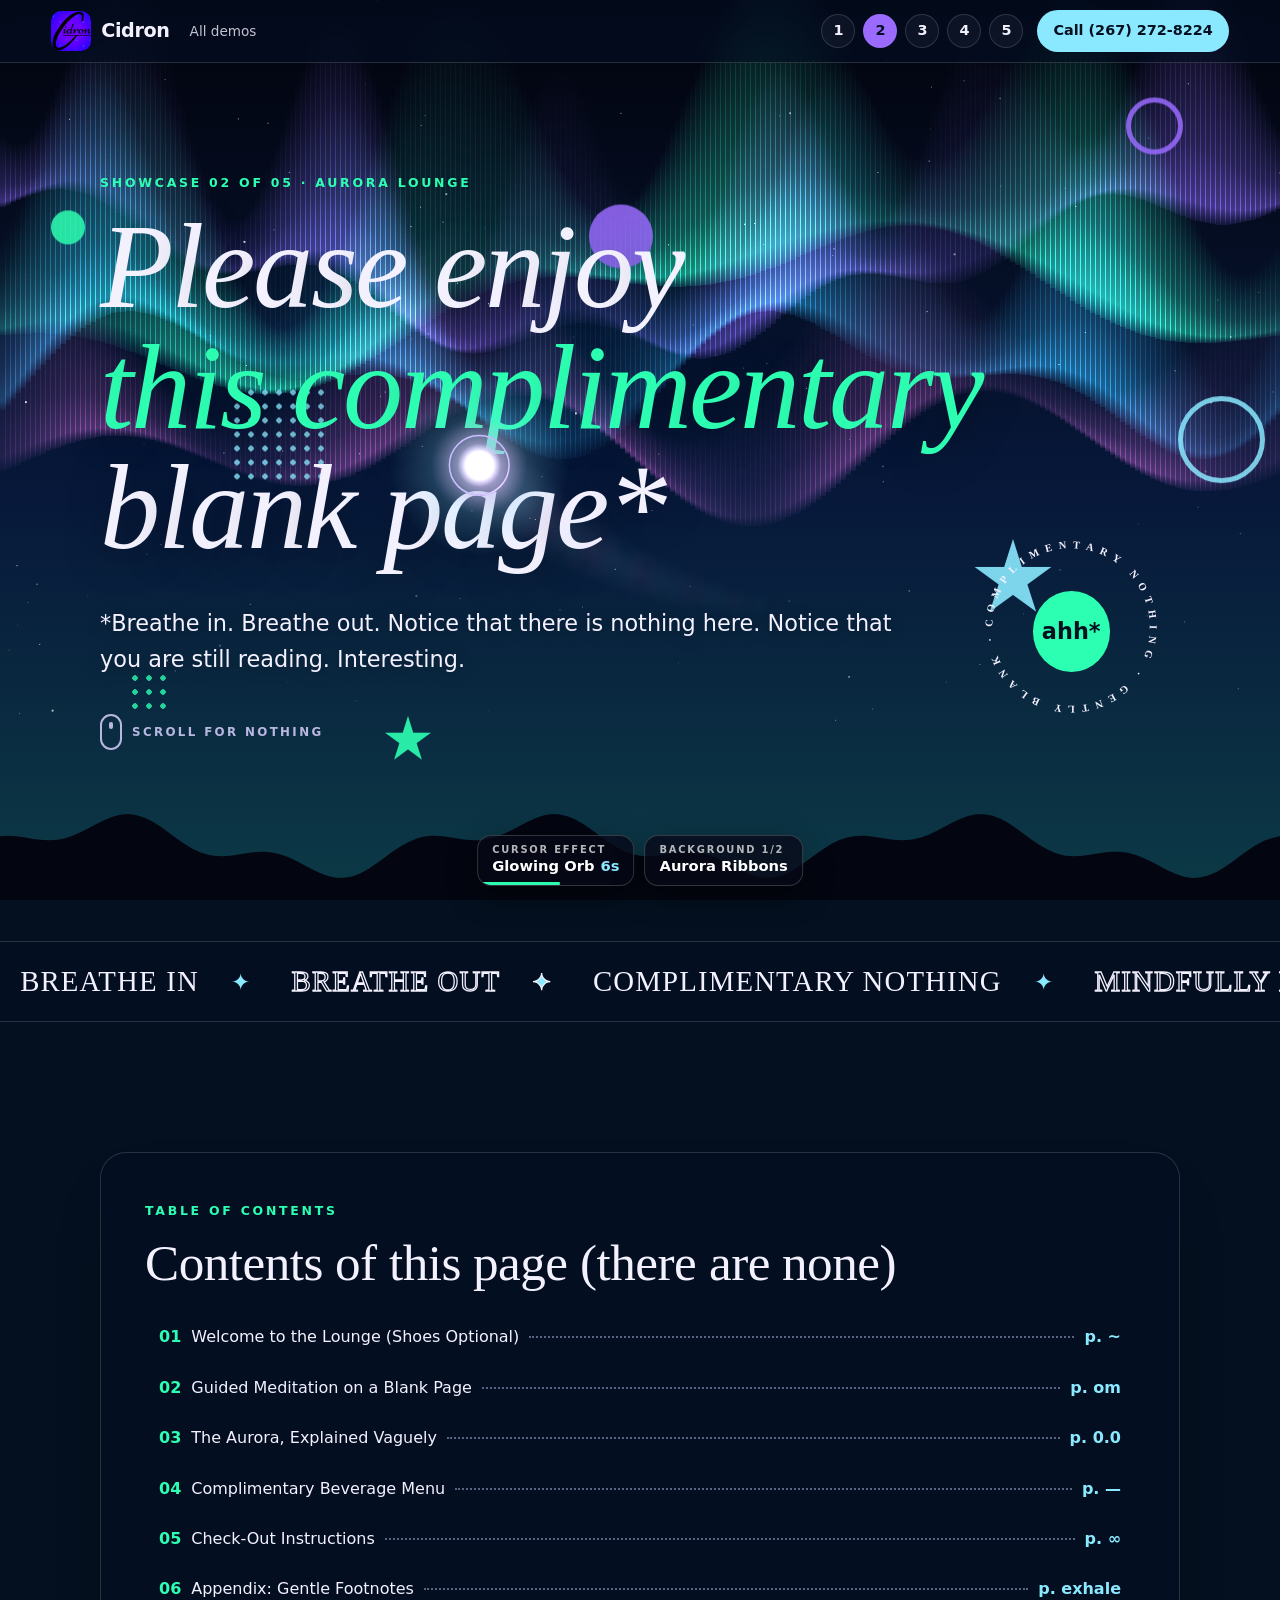
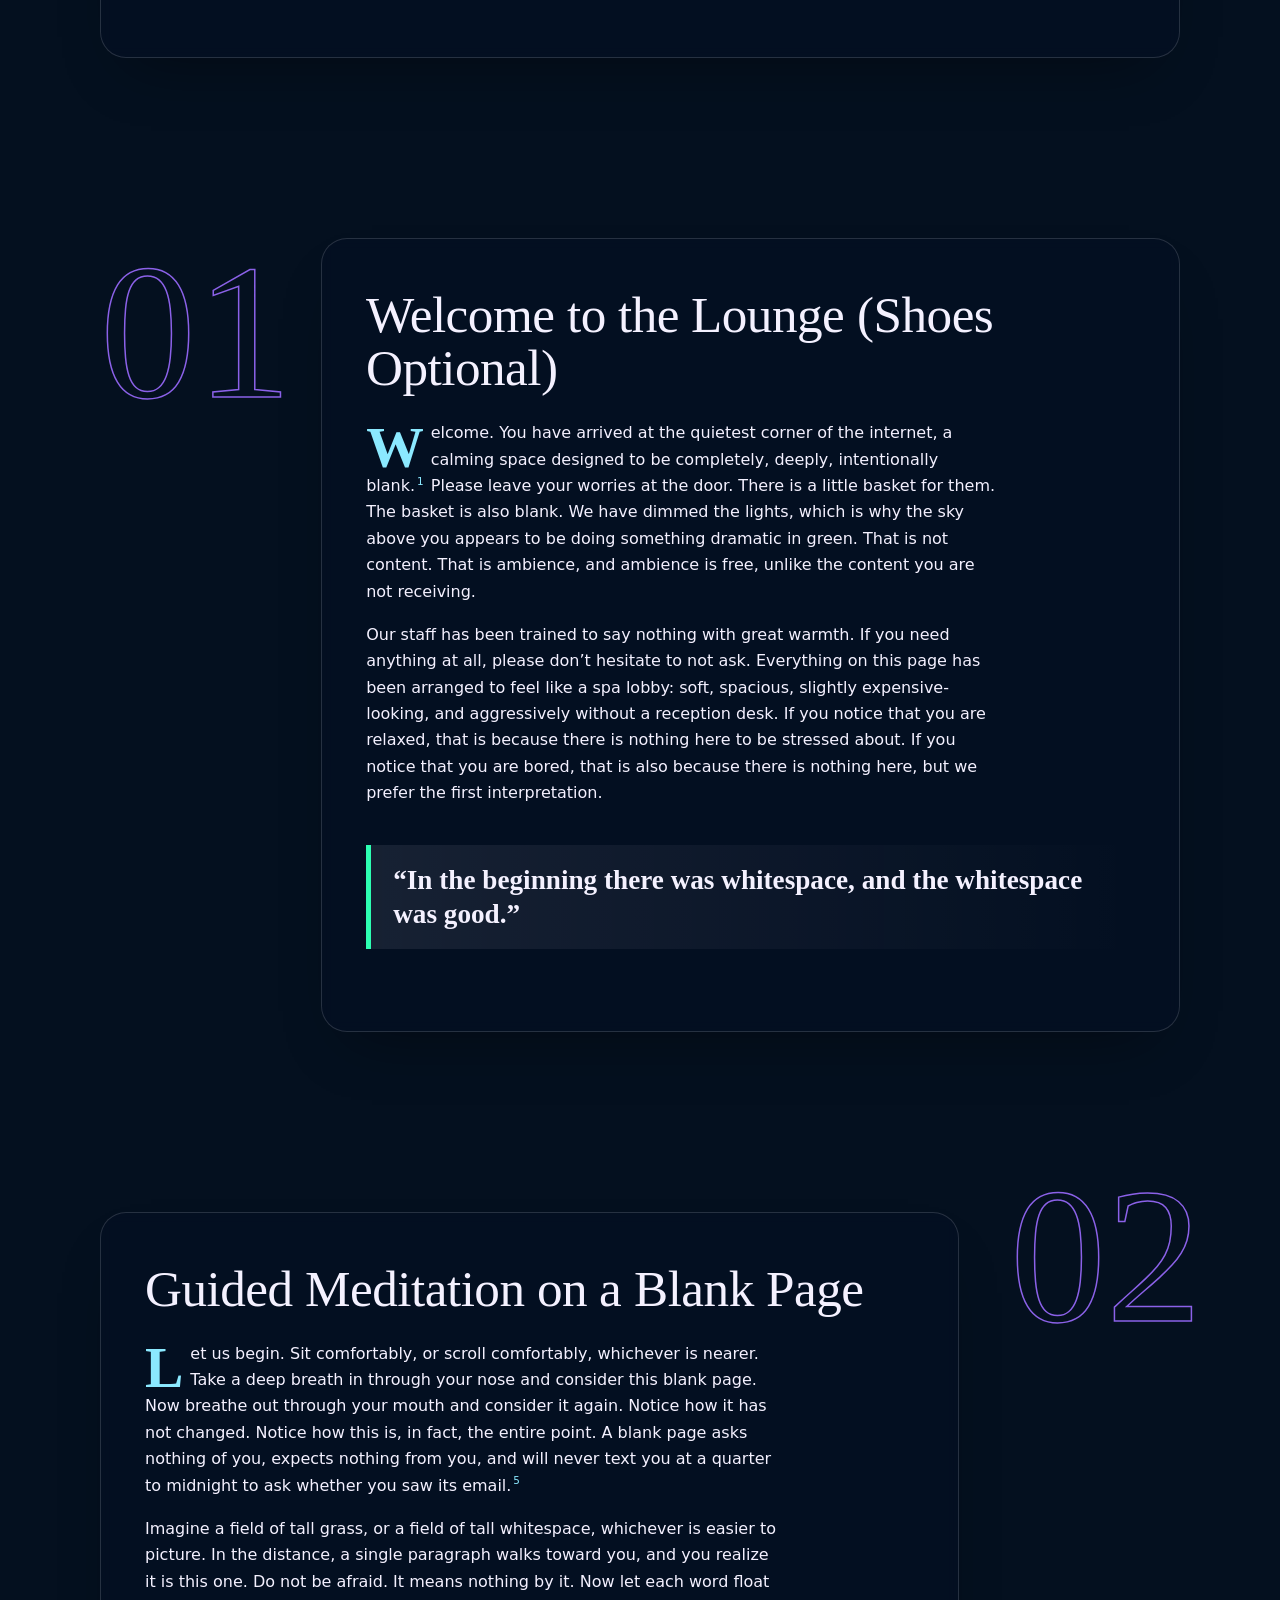
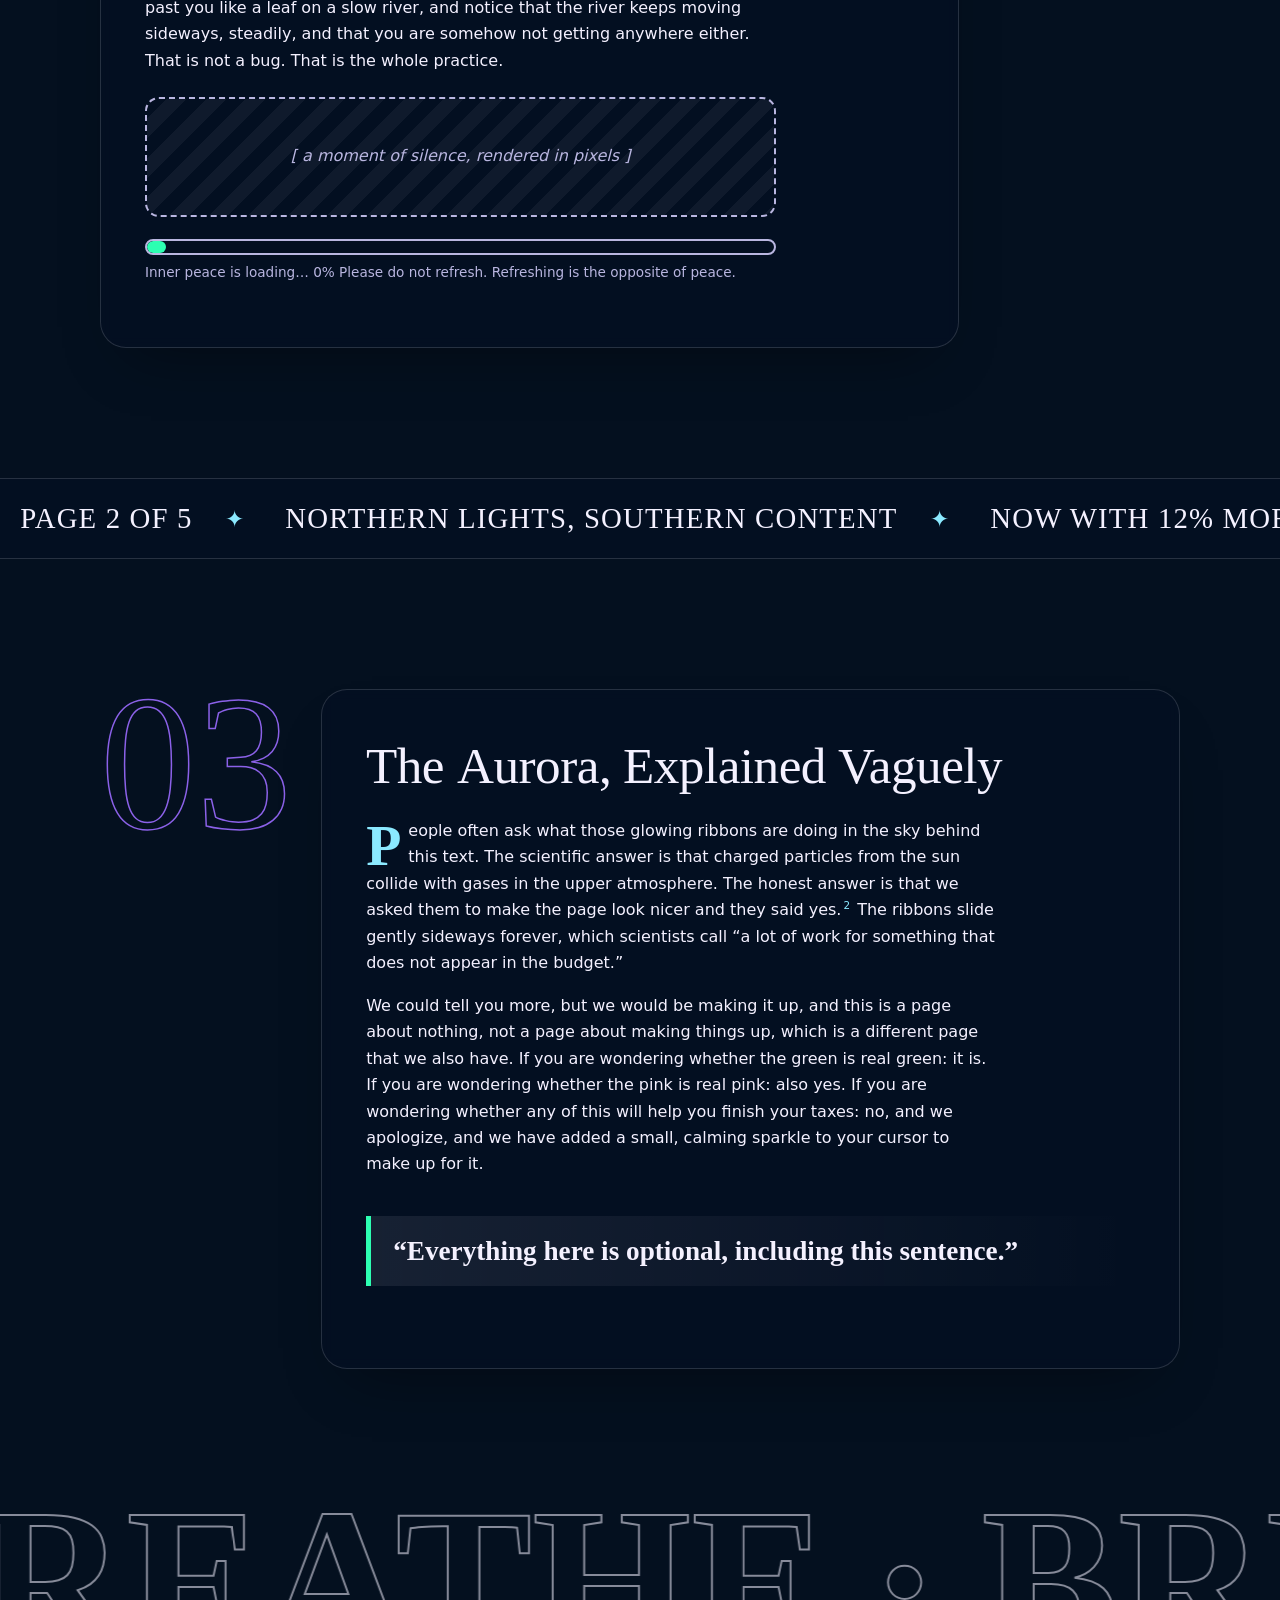
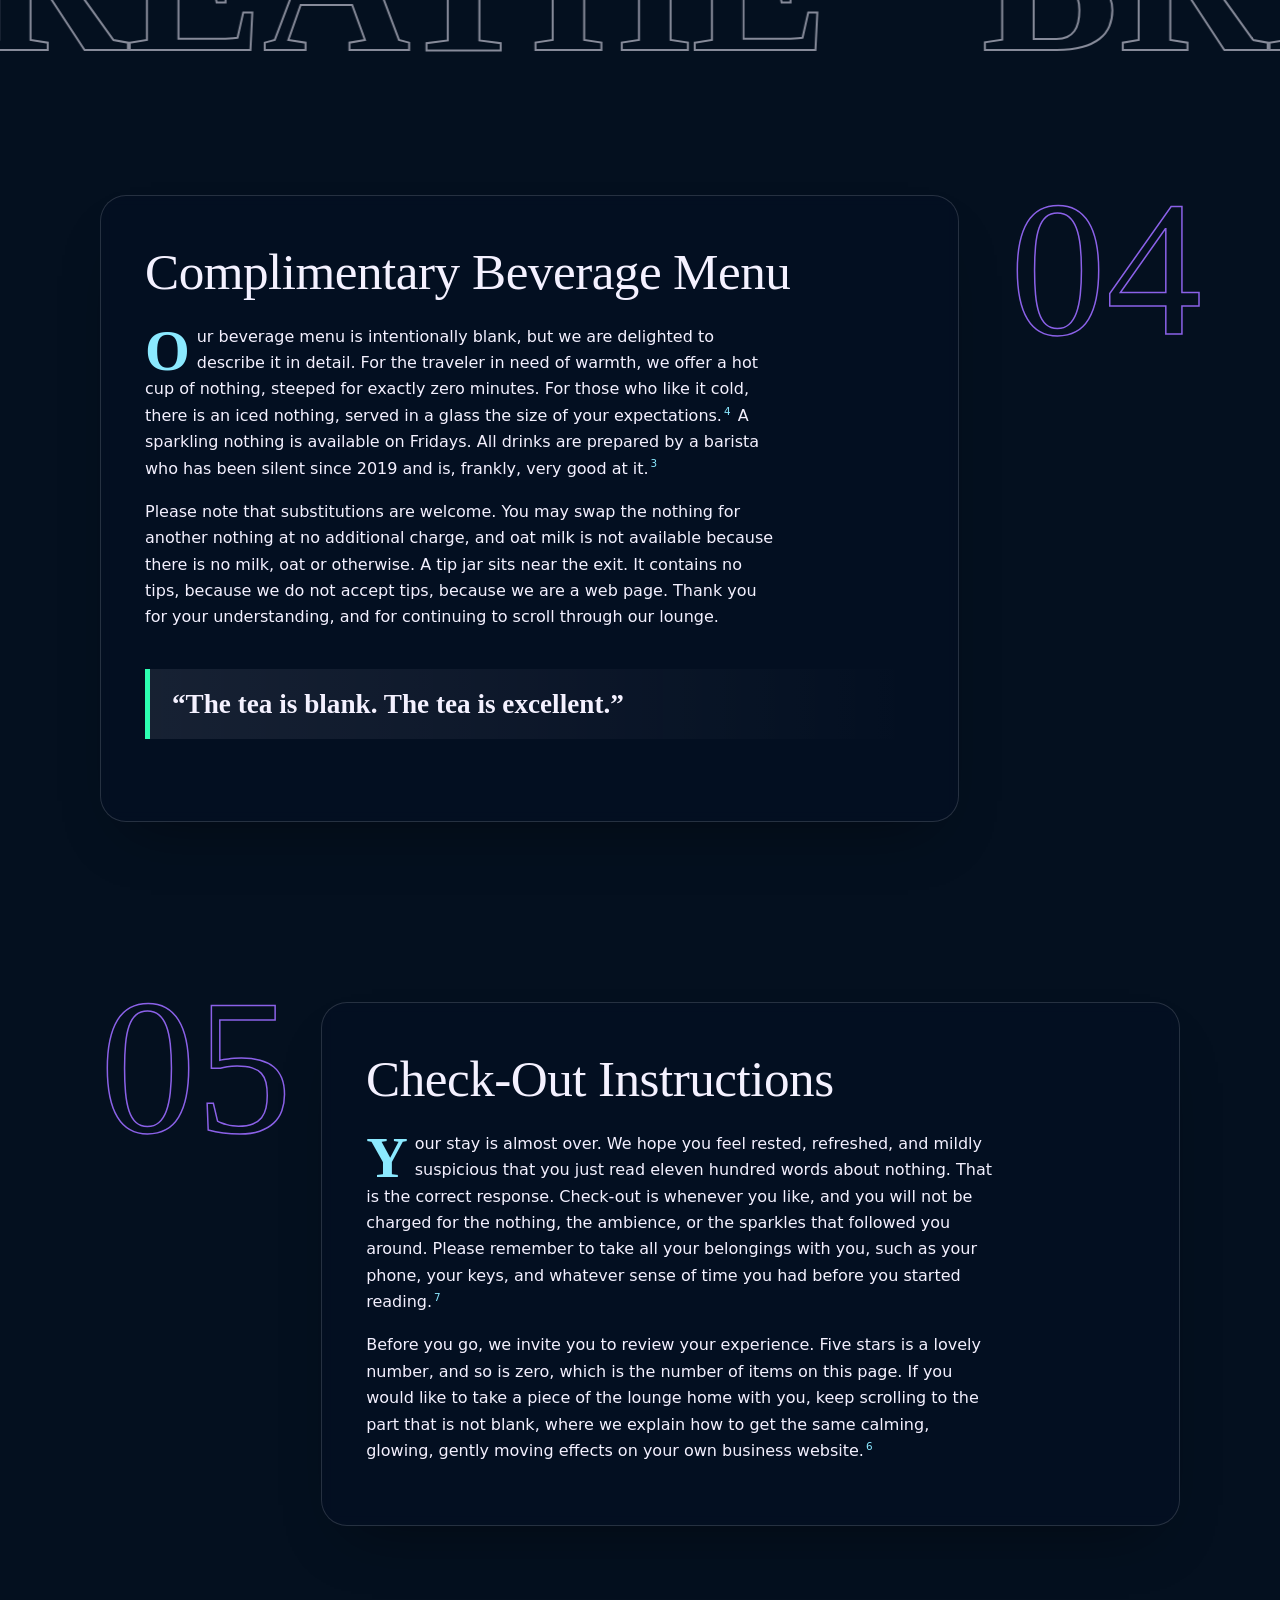
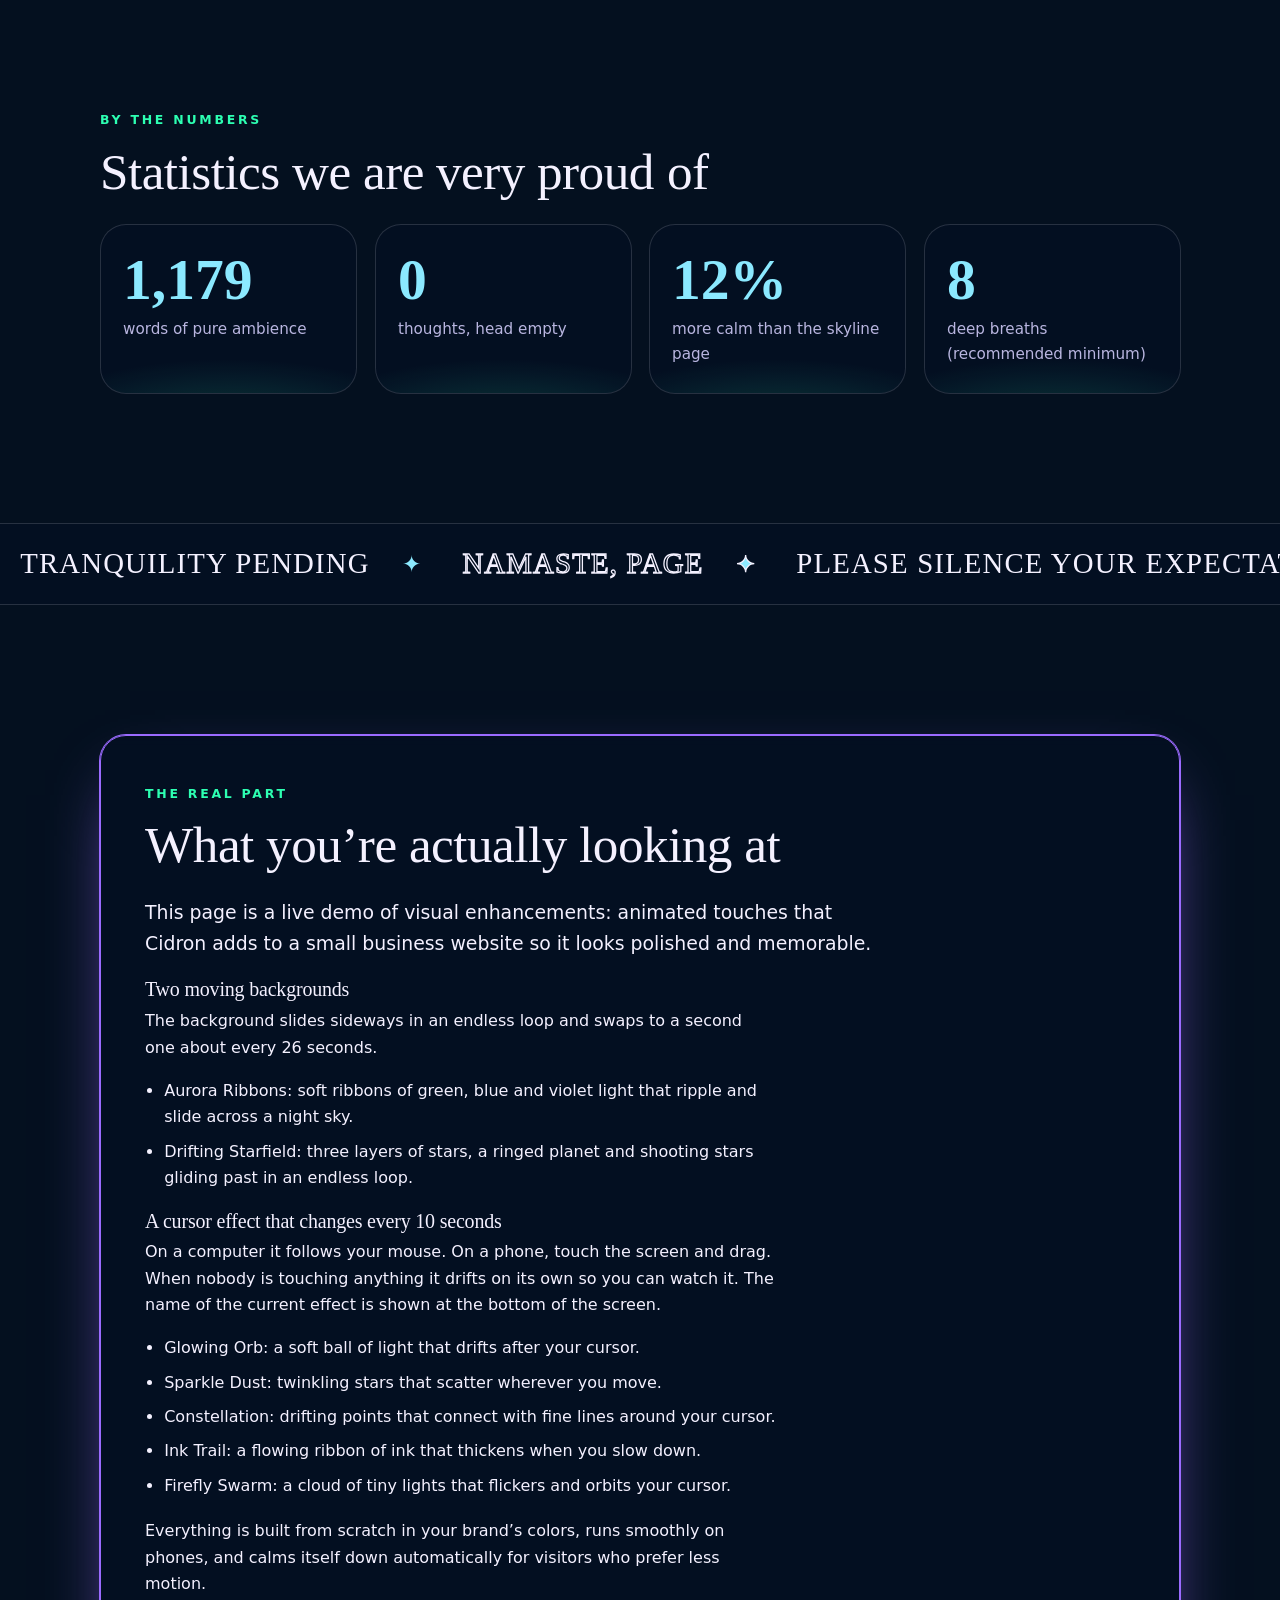
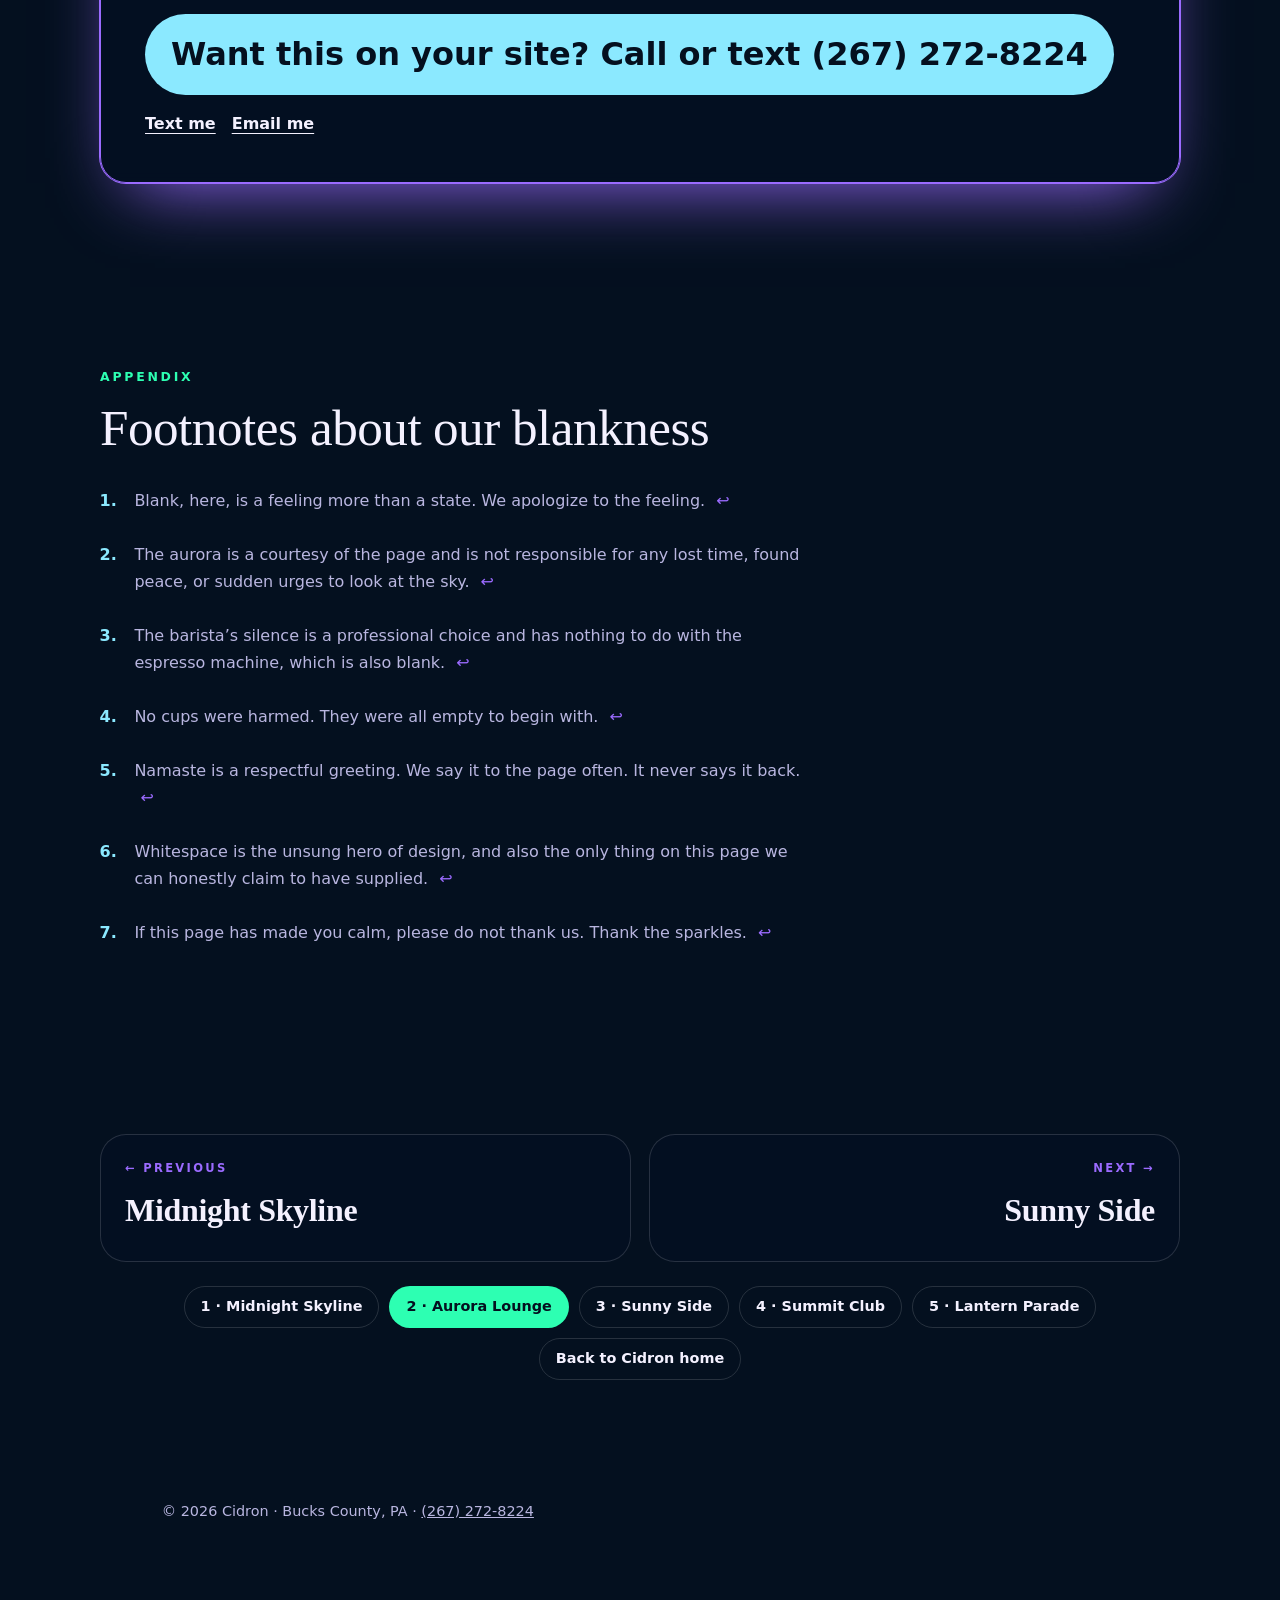
<file: showcase/aurora-lounge.html>
<!doctype html>
<html lang="en">
<head>
<meta charset="utf-8">
<meta name="viewport" content="width=device-width, initial-scale=1">
<title>Aurora Lounge | Cidron visual enhancements showcase 2 of 5</title>
<meta name="description" content="Aurora Lounge: a live demo of Cidron visual enhancements, with sliding animated backgrounds and a cursor effect that changes every 10 seconds. Page 2 of 5.">
<meta property="og:title" content="Aurora Lounge | Cidron visual enhancements showcase 2 of 5">
<meta property="og:description" content="Aurora Lounge: a live demo of Cidron visual enhancements, with sliding animated backgrounds and a cursor effect that changes every 10 seconds. Page 2 of 5.">
<meta property="og:type" content="website">
<meta property="og:url" content="https://cidrondesigns.com/showcase/aurora-lounge.html">
<meta property="og:image" content="https://cidrondesigns.com/img/cidron-logo-512.png">
<meta name="twitter:card" content="summary">
<meta name="theme-color" content="#0a0d26">
<link rel="icon" type="image/png" sizes="32x32" href="../img/cidron-logo-32.png">
<link rel="apple-touch-icon" sizes="180x180" href="../img/cidron-logo-180.png">
<script>document.documentElement.className="js";try{var d=sessionStorage.getItem("cidron-dir");if(d){document.documentElement.className+=" cin"+(d==="back"?" back":"");sessionStorage.removeItem("cidron-dir")}}catch(e){}</script>
<link rel="stylesheet" href="showcase.css">
</head>
<body class="sc th-aurora" data-pal="#2dffb2,#8be9ff,#c8a8ff,#ff9ae0" data-bgs="aurora,starfield" data-trackers="orb,sparkles,constellation,ink,fireflies" data-emoji="">
<div class="curtain" aria-hidden="true"></div>
<div class="progress" aria-hidden="true"></div>
<canvas class="bg on" id="bgA" aria-hidden="true"></canvas><canvas class="bg" id="bgB" aria-hidden="true"></canvas>
<header class="sc-top">
  <a class="logo" href="../index.html" aria-label="Cidron home"><img src="../img/cidron-logo-128.png" srcset="../img/cidron-logo-128.png 1x, ../img/cidron-logo-256.png 2x" width="40" height="40" alt=""><span>Cidron</span></a>
  <a class="home" href="../index.html#showcase">All demos</a>
  <nav class="sc-nav" aria-label="Showcase pages"><a href="midnight-skyline.html" title="Midnight Skyline" data-go="prev">1</a><a href="aurora-lounge.html" title="Aurora Lounge" aria-current="page">2</a><a href="sunny-side.html" title="Sunny Side" data-go="next">3</a><a href="summit-club.html" title="Summit Club" data-go="next">4</a><a href="lantern-parade.html" title="Lantern Parade" data-go="next">5</a></nav>
  <a class="btn" href="tel:+12672728224">Call (267) 272-8224</a>
</header>
<main>
<section class="s-hero" id="top"><div class="fl circle" style="left:4%;top:14%" aria-hidden="true"><div data-par="0.12" style="will-change:transform"><i style="--s:34px;--d:7s;--r:26s;--dl:-0s;--c:var(--a1)"></i></div></div><div class="fl ring" style="left:88%;top:10%" aria-hidden="true"><div data-par="-0.18" style="will-change:transform"><i style="--s:57px;--d:9s;--r:33s;--dl:-2s;--c:var(--a2)"></i></div></div><div class="fl star" style="left:76%;top:62%" aria-hidden="true"><div data-par="0.25" style="will-change:transform"><i style="--s:80px;--d:11s;--r:40s;--dl:-4s;--c:var(--a3)"></i></div></div><div class="fl dots" style="left:10%;top:70%" aria-hidden="true"><div data-par="-0.1" style="will-change:transform"><i style="--s:41px;--d:13s;--r:47s;--dl:-6s;--c:var(--a1)"></i></div></div><div class="fl circle" style="left:46%;top:6%" aria-hidden="true"><div data-par="0.3" style="will-change:transform"><i style="--s:64px;--d:15s;--r:54s;--dl:-8s;--c:var(--a2)"></i></div></div><div class="fl ring" style="left:92%;top:40%" aria-hidden="true"><div data-par="-0.22" style="will-change:transform"><i style="--s:87px;--d:7s;--r:61s;--dl:-10s;--c:var(--a3)"></i></div></div><div class="fl star" style="left:30%;top:84%" aria-hidden="true"><div data-par="0.15" style="will-change:transform"><i style="--s:48px;--d:9s;--r:68s;--dl:-12s;--c:var(--a1)"></i></div></div><div class="fl circle" style="left:60%;top:88%" aria-hidden="true"><div data-par="-0.28" style="will-change:transform"><i style="--s:71px;--d:11s;--r:75s;--dl:-14s;--c:var(--a2)"></i></div></div><div class="fl dots" style="left:18%;top:38%" aria-hidden="true"><div data-par="0.2" style="will-change:transform"><i style="--s:94px;--d:13s;--r:82s;--dl:-16s;--c:var(--a3)"></i></div></div><div class="wrap"><div class="badge" aria-hidden="true"><svg viewBox="0 0 200 200"><defs><path id="circ" d="M100 100 m-82 0 a82 82 0 1 1 164 0 a82 82 0 1 1 -164 0"/></defs><text><textPath href="#circ" textLength="505" lengthAdjust="spacing">complimentary nothing · gently blank · </textPath></text></svg><div class="core">ahh*</div></div>
<span class="kicker rv" data-rv="left">Showcase 02 of 05 · Aurora Lounge</span>
<h1 class="h-title"><span class="ln split" data-delay="0">Please enjoy</span><span class="ln hl split" data-delay="380">this complimentary</span><span class="ln split" data-delay="760">blank page*</span></h1>
<p class="h-sub rv" data-rv="up" style="--i:2">*Breathe in. Breathe out. Notice that there is nothing here. Notice that you are still reading. Interesting.</p>
<a class="cue rv" data-rv="up" style="--i:4" href="#toc"><i></i>Scroll for nothing</a></div></section>
<div class="marq alt" aria-hidden="true"><div class="tr"><span>Breathe in</span><span>Breathe out</span><span>Complimentary nothing</span><span>Mindfully blank</span><span>Inner peace, outer whitespace</span><span>Please silence your expectations</span><span>Namaste, page</span><span>Tranquility pending</span><span>Breathe in</span><span>Breathe out</span><span>Complimentary nothing</span><span>Mindfully blank</span><span>Inner peace, outer whitespace</span><span>Please silence your expectations</span><span>Namaste, page</span><span>Tranquility pending</span></div></div>
<section class="toc" id="toc"><div class="wrap"><div class="panel tilt rv" data-rv="zoom"><span class="kicker">Table of contents</span><h2 class="split words">Contents of this page (there are none)</h2><ol><li class="rv" data-rv="left" style="--i:0"><a href="#s1"><span>Welcome to the Lounge (Shoes Optional)</span><span class="dots"></span><span class="pg">p. ~</span></a></li><li class="rv" data-rv="left" style="--i:1"><a href="#s2"><span>Guided Meditation on a Blank Page</span><span class="dots"></span><span class="pg">p. om</span></a></li><li class="rv" data-rv="left" style="--i:2"><a href="#s3"><span>The Aurora, Explained Vaguely</span><span class="dots"></span><span class="pg">p. 0.0</span></a></li><li class="rv" data-rv="left" style="--i:3"><a href="#s4"><span>Complimentary Beverage Menu</span><span class="dots"></span><span class="pg">p. —</span></a></li><li class="rv" data-rv="left" style="--i:4"><a href="#s5"><span>Check-Out Instructions</span><span class="dots"></span><span class="pg">p. ∞</span></a></li><li class="rv" data-rv="left" style="--i:5"><a href="#notes"><span>Appendix: Gentle Footnotes</span><span class="dots"></span><span class="pg">p. exhale</span></a></li></ol></div></div></section>
<section class="essay" id="s1"><div class="wrap"><div class="big-n" aria-hidden="true"><span data-par=".08" style="display:block">01</span></div><div class="panel"><h2 class="split words">Welcome to the Lounge (Shoes Optional)</h2><p class="rv" data-rv="up" style="--i:1">Welcome. You have arrived at the quietest corner of the internet, a calming space designed to be completely, deeply, intentionally blank.<sup class="fn"><a id="r1" href="#fn1" aria-label="Footnote 1">1</a></sup> Please leave your worries at the door. There is a little basket for them. The basket is also blank. We have dimmed the lights, which is why the sky above you appears to be doing something dramatic in green. That is not content. That is ambience, and ambience is free, unlike the content you are not receiving.</p><p class="rv" data-rv="up" style="--i:2">Our staff has been trained to say nothing with great warmth. If you need anything at all, please don’t hesitate to not ask. Everything on this page has been arranged to feel like a spa lobby: soft, spacious, slightly expensive-looking, and aggressively without a reception desk. If you notice that you are relaxed, that is because there is nothing here to be stressed about. If you notice that you are bored, that is also because there is nothing here, but we prefer the first interpretation.</p><blockquote class="pull rv" data-rv="left">“In the beginning there was whitespace, and the whitespace was good.”</blockquote></div></div></section>
<section class="essay flip" id="s2"><div class="wrap"><div class="big-n" aria-hidden="true"><span data-par="-.08" style="display:block">02</span></div><div class="panel"><h2 class="split words">Guided Meditation on a Blank Page</h2><p class="rv" data-rv="up" style="--i:1">Let us begin. Sit comfortably, or scroll comfortably, whichever is nearer. Take a deep breath in through your nose and consider this blank page. Now breathe out through your mouth and consider it again. Notice how it has not changed. Notice how this is, in fact, the entire point. A blank page asks nothing of you, expects nothing from you, and will never text you at a quarter to midnight to ask whether you saw its email.<sup class="fn"><a id="r5" href="#fn5" aria-label="Footnote 5">5</a></sup></p><p class="rv" data-rv="up" style="--i:2">Imagine a field of tall grass, or a field of tall whitespace, whichever is easier to picture. In the distance, a single paragraph walks toward you, and you realize it is this one. Do not be afraid. It means nothing by it. Now let each word float past you like a leaf on a slow river, and notice that the river keeps moving sideways, steadily, and that you are somehow not getting anywhere either. That is not a bug. That is the whole practice.</p><div class="blank-box rv" data-rv="zoom"><span>[ a moment of silence, rendered in pixels ]</span></div><div class="loadbar rv" data-rv="up"><div class="lb" role="progressbar" aria-valuenow="0" aria-valuemin="0" aria-valuemax="100"></div><small>Inner peace is loading… 0% Please do not refresh. Refreshing is the opposite of peace.</small></div></div></div></section>
<div class="marq rev" aria-hidden="true"><div class="tr"><span>Page 2 of 5</span><span>Northern lights, southern content</span><span>Now with 12% more calm</span><span>Zero thoughts, head empty</span><span>The sound of one hand scrolling</span><span>Soft launch of nothing</span><span>Ahhh</span><span>Page 2 of 5</span><span>Northern lights, southern content</span><span>Now with 12% more calm</span><span>Zero thoughts, head empty</span><span>The sound of one hand scrolling</span><span>Soft launch of nothing</span><span>Ahhh</span></div></div>
<section class="essay" id="s3"><div class="wrap"><div class="big-n" aria-hidden="true"><span data-par=".08" style="display:block">03</span></div><div class="panel"><h2 class="split words">The Aurora, Explained Vaguely</h2><p class="rv" data-rv="up" style="--i:1">People often ask what those glowing ribbons are doing in the sky behind this text. The scientific answer is that charged particles from the sun collide with gases in the upper atmosphere. The honest answer is that we asked them to make the page look nicer and they said yes.<sup class="fn"><a id="r2" href="#fn2" aria-label="Footnote 2">2</a></sup> The ribbons slide gently sideways forever, which scientists call “a lot of work for something that does not appear in the budget.”</p><p class="rv" data-rv="up" style="--i:2">We could tell you more, but we would be making it up, and this is a page about nothing, not a page about making things up, which is a different page that we also have. If you are wondering whether the green is real green: it is. If you are wondering whether the pink is real pink: also yes. If you are wondering whether any of this will help you finish your taxes: no, and we apologize, and we have added a small, calming sparkle to your cursor to make up for it.</p><blockquote class="pull rv" data-rv="left">“Everything here is optional, including this sentence.”</blockquote></div></div></section>
<div class="bigtext" aria-hidden="true"><div data-dir="l">BREATHE · BREATHE · BREATHE</div></div>
<section class="essay flip" id="s4"><div class="wrap"><div class="big-n" aria-hidden="true"><span data-par="-.08" style="display:block">04</span></div><div class="panel"><h2 class="split words">Complimentary Beverage Menu</h2><p class="rv" data-rv="up" style="--i:1">Our beverage menu is intentionally blank, but we are delighted to describe it in detail. For the traveler in need of warmth, we offer a hot cup of nothing, steeped for exactly zero minutes. For those who like it cold, there is an iced nothing, served in a glass the size of your expectations.<sup class="fn"><a id="r4" href="#fn4" aria-label="Footnote 4">4</a></sup> A sparkling nothing is available on Fridays. All drinks are prepared by a barista who has been silent since 2019 and is, frankly, very good at it.<sup class="fn"><a id="r3" href="#fn3" aria-label="Footnote 3">3</a></sup></p><p class="rv" data-rv="up" style="--i:2">Please note that substitutions are welcome. You may swap the nothing for another nothing at no additional charge, and oat milk is not available because there is no milk, oat or otherwise. A tip jar sits near the exit. It contains no tips, because we do not accept tips, because we are a web page. Thank you for your understanding, and for continuing to scroll through our lounge.</p><blockquote class="pull rv" data-rv="right">“The tea is blank. The tea is excellent.”</blockquote></div></div></section>
<section class="essay" id="s5"><div class="wrap"><div class="big-n" aria-hidden="true"><span data-par=".08" style="display:block">05</span></div><div class="panel"><h2 class="split words">Check-Out Instructions</h2><p class="rv" data-rv="up" style="--i:1">Your stay is almost over. We hope you feel rested, refreshed, and mildly suspicious that you just read eleven hundred words about nothing. That is the correct response. Check-out is whenever you like, and you will not be charged for the nothing, the ambience, or the sparkles that followed you around. Please remember to take all your belongings with you, such as your phone, your keys, and whatever sense of time you had before you started reading.<sup class="fn"><a id="r7" href="#fn7" aria-label="Footnote 7">7</a></sup></p><p class="rv" data-rv="up" style="--i:2">Before you go, we invite you to review your experience. Five stars is a lovely number, and so is zero, which is the number of items on this page. If you would like to take a piece of the lounge home with you, keep scrolling to the part that is not blank, where we explain how to get the same calming, glowing, gently moving effects on your own business website.<sup class="fn"><a id="r6" href="#fn6" aria-label="Footnote 6">6</a></sup></p></div></div></section>
<section class="stats"><div class="wrap"><span class="kicker rv">By the numbers</span><h2 class="split words">Statistics we are very proud of</h2><div class="grid"><div class="stat tilt rv" data-rv="flip" style="--i:0"><b data-count="1184" data-suffix="">1184</b><span>words of pure ambience</span></div><div class="stat tilt rv" data-rv="flip" style="--i:1"><b data-count="0" data-suffix="">0</b><span>thoughts, head empty</span></div><div class="stat tilt rv" data-rv="flip" style="--i:2"><b data-count="12" data-suffix="%">12%</b><span>more calm than the skyline page</span></div><div class="stat tilt rv" data-rv="flip" style="--i:3"><b data-count="8" data-suffix="">8</b><span>deep breaths (recommended minimum)</span></div></div></div></section>
<div class="marq rev alt" aria-hidden="true"><div class="tr"><span>Tranquility pending</span><span>Namaste, page</span><span>Please silence your expectations</span><span>Inner peace, outer whitespace</span><span>Mindfully blank</span><span>Complimentary nothing</span><span>Breathe out</span><span>Breathe in</span><span>Tranquility pending</span><span>Namaste, page</span><span>Please silence your expectations</span><span>Inner peace, outer whitespace</span><span>Mindfully blank</span><span>Complimentary nothing</span><span>Breathe out</span><span>Breathe in</span></div></div>
<section class="explain" id="real"><div class="wrap"><div class="panel rv" data-rv="up">
<span class="kicker">The real part</span>
<h2>What you’re actually looking at</h2>
<p class="lead">This page is a live demo of visual enhancements: animated touches that Cidron adds to a small business website so it looks polished and memorable.</p>
<h3>Two moving backgrounds</h3>
<p>The background slides sideways in an endless loop and swaps to a second one about every 26 seconds.</p>
<ul><li>Aurora Ribbons: soft ribbons of green, blue and violet light that ripple and slide across a night sky.</li><li>Drifting Starfield: three layers of stars, a ringed planet and shooting stars gliding past in an endless loop.</li></ul>
<h3>A cursor effect that changes every 10 seconds</h3>
<p>On a computer it follows your mouse. On a phone, touch the screen and drag. When nobody is touching anything it drifts on its own so you can watch it. The name of the current effect is shown at the bottom of the screen.</p>
<ul><li>Glowing Orb: a soft ball of light that drifts after your cursor.</li><li>Sparkle Dust: twinkling stars that scatter wherever you move.</li><li>Constellation: drifting points that connect with fine lines around your cursor.</li><li>Ink Trail: a flowing ribbon of ink that thickens when you slow down.</li><li>Firefly Swarm: a cloud of tiny lights that flickers and orbits your cursor.</li></ul>
<p>Everything is built from scratch in your brand’s colors, runs smoothly on phones, and calms itself down automatically for visitors who prefer less motion.</p>
<div class="cta"><a class="big" href="tel:+12672728224">Want this on your site? Call or text (267) 272-8224</a><a class="sec" href="sms:+12672728224">Text me</a><a class="sec" href="mailto:killalyj2061@gmail.com?subject=Cidron%20visual%20enhancements">Email me</a></div>
</div></div></section>
<section class="notes" id="notes"><div class="wrap"><span class="kicker">Appendix</span><h2 class="split words">Footnotes about our blankness</h2><ol><li id="fn1" class="rv" data-rv="left" style="--i:0">Blank, here, is a feeling more than a state. We apologize to the feeling. <a class="back" href="#r1" aria-label="Back to text">↩</a></li><li id="fn2" class="rv" data-rv="left" style="--i:1">The aurora is a courtesy of the page and is not responsible for any lost time, found peace, or sudden urges to look at the sky. <a class="back" href="#r2" aria-label="Back to text">↩</a></li><li id="fn3" class="rv" data-rv="left" style="--i:2">The barista’s silence is a professional choice and has nothing to do with the espresso machine, which is also blank. <a class="back" href="#r3" aria-label="Back to text">↩</a></li><li id="fn4" class="rv" data-rv="left" style="--i:0">No cups were harmed. They were all empty to begin with. <a class="back" href="#r4" aria-label="Back to text">↩</a></li><li id="fn5" class="rv" data-rv="left" style="--i:1">Namaste is a respectful greeting. We say it to the page often. It never says it back. <a class="back" href="#r5" aria-label="Back to text">↩</a></li><li id="fn6" class="rv" data-rv="left" style="--i:2">Whitespace is the unsung hero of design, and also the only thing on this page we can honestly claim to have supplied. <a class="back" href="#r6" aria-label="Back to text">↩</a></li><li id="fn7" class="rv" data-rv="left" style="--i:0">If this page has made you calm, please do not thank us. Thank the sparkles. <a class="back" href="#r7" aria-label="Back to text">↩</a></li></ol></div></section>
<section class="pager"><div class="wrap"><a class="pg prev rv" data-rv="left" data-go="prev" href="midnight-skyline.html"><small>← Previous</small><strong>Midnight Skyline</strong></a><a class="pg next rv" data-rv="right" data-go="next" href="sunny-side.html"><small>Next →</small><strong>Sunny Side</strong></a><div class="all rv" data-rv="up"><a href="midnight-skyline.html" data-go="prev">1 · Midnight Skyline</a><a href="aurora-lounge.html" aria-current="page">2 · Aurora Lounge</a><a href="sunny-side.html" data-go="next">3 · Sunny Side</a><a href="summit-club.html" data-go="next">4 · Summit Club</a><a href="lantern-parade.html" data-go="next">5 · Lantern Parade</a><a href="../index.html#showcase">Back to Cidron home</a></div></div></section>
</main>
<footer><p>© <span id="y">2026</span> Cidron · Bucks County, PA · <a href="tel:+12672728224">(267) 272-8224</a></p></footer>
<canvas id="fx" aria-hidden="true"></canvas>
<div class="dock" aria-hidden="true"><div class="pill" id="dk-tr"><small>Cursor effect</small><b><span id="dk-tr-name">…</span><em id="dk-tr-sec">10s</em></b><i class="bar" id="dk-tr-bar"></i></div><div class="pill" id="dk-bg"><small>Background <span id="dk-bg-n">1/2</span></small><b id="dk-bg-name">…</b></div></div>
<script src="fx.js"></script>
<script src="ui.js"></script>
</body>
</html>
</file>
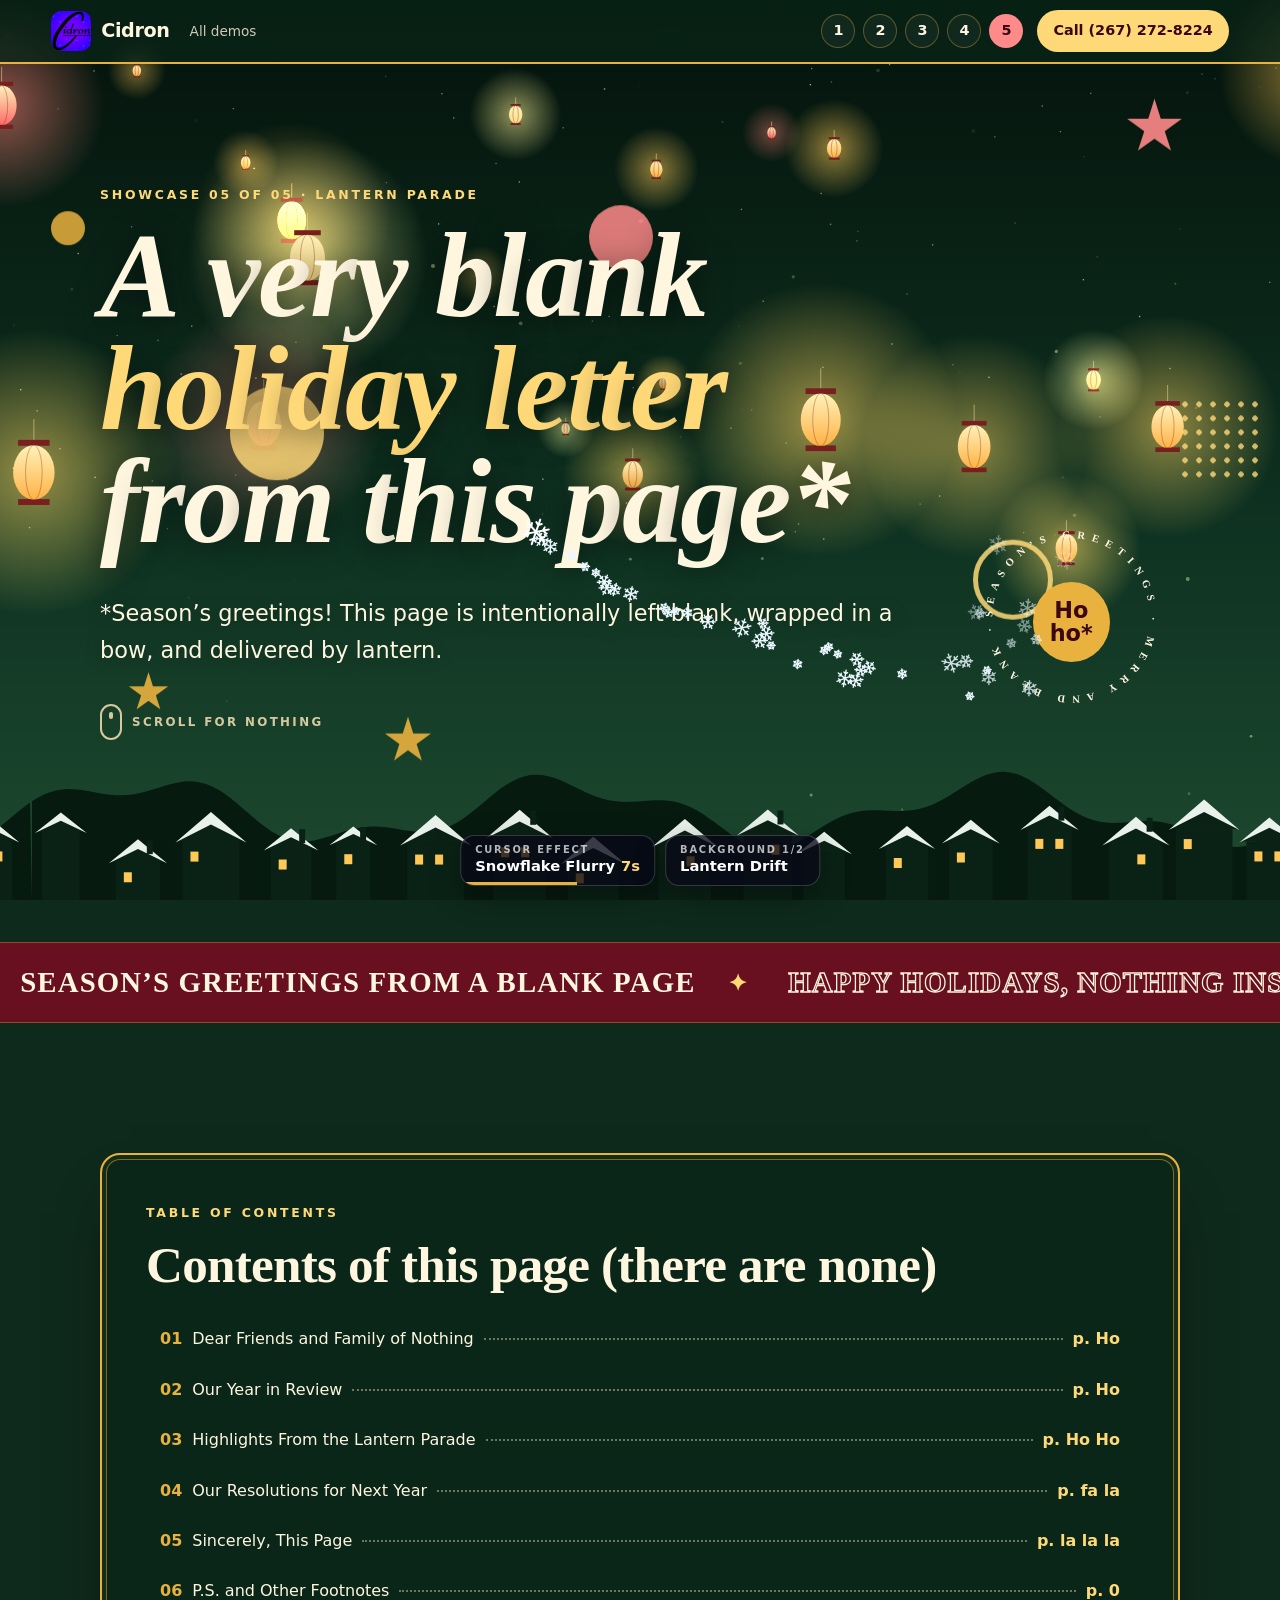
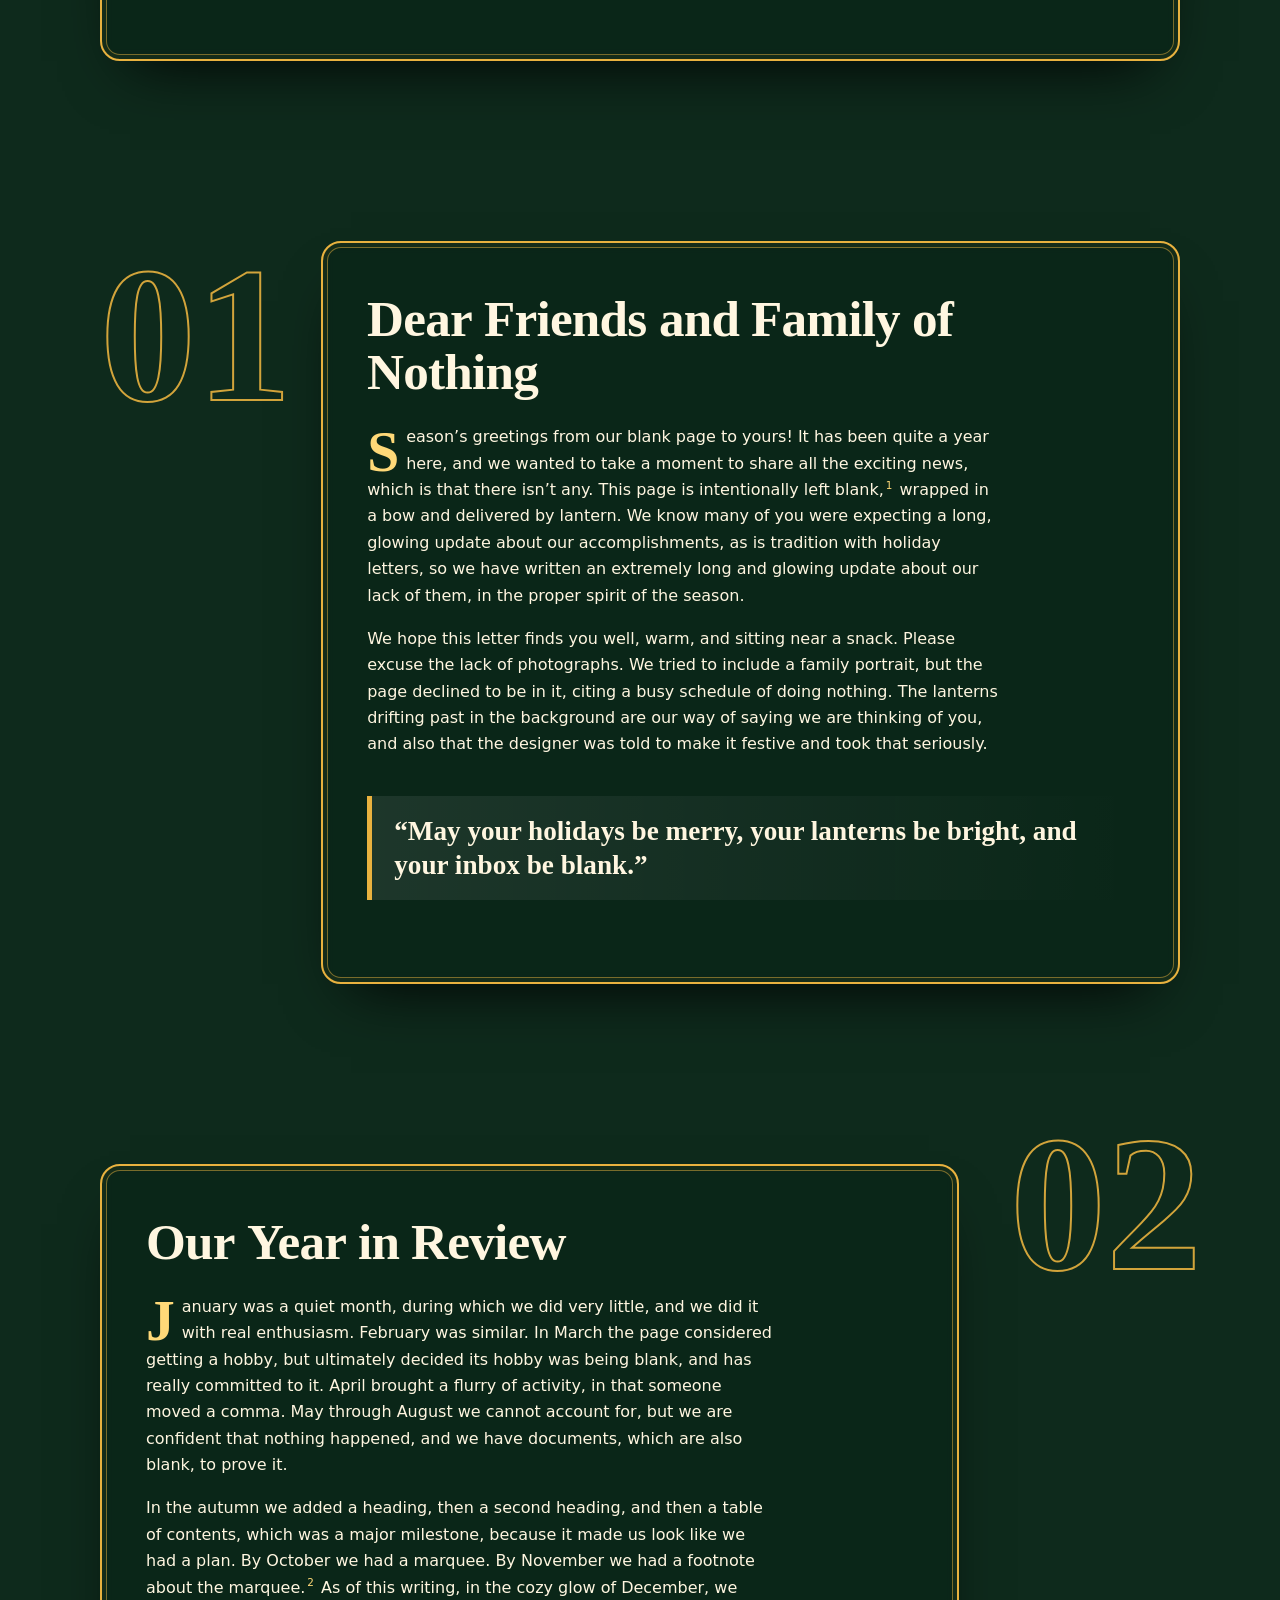
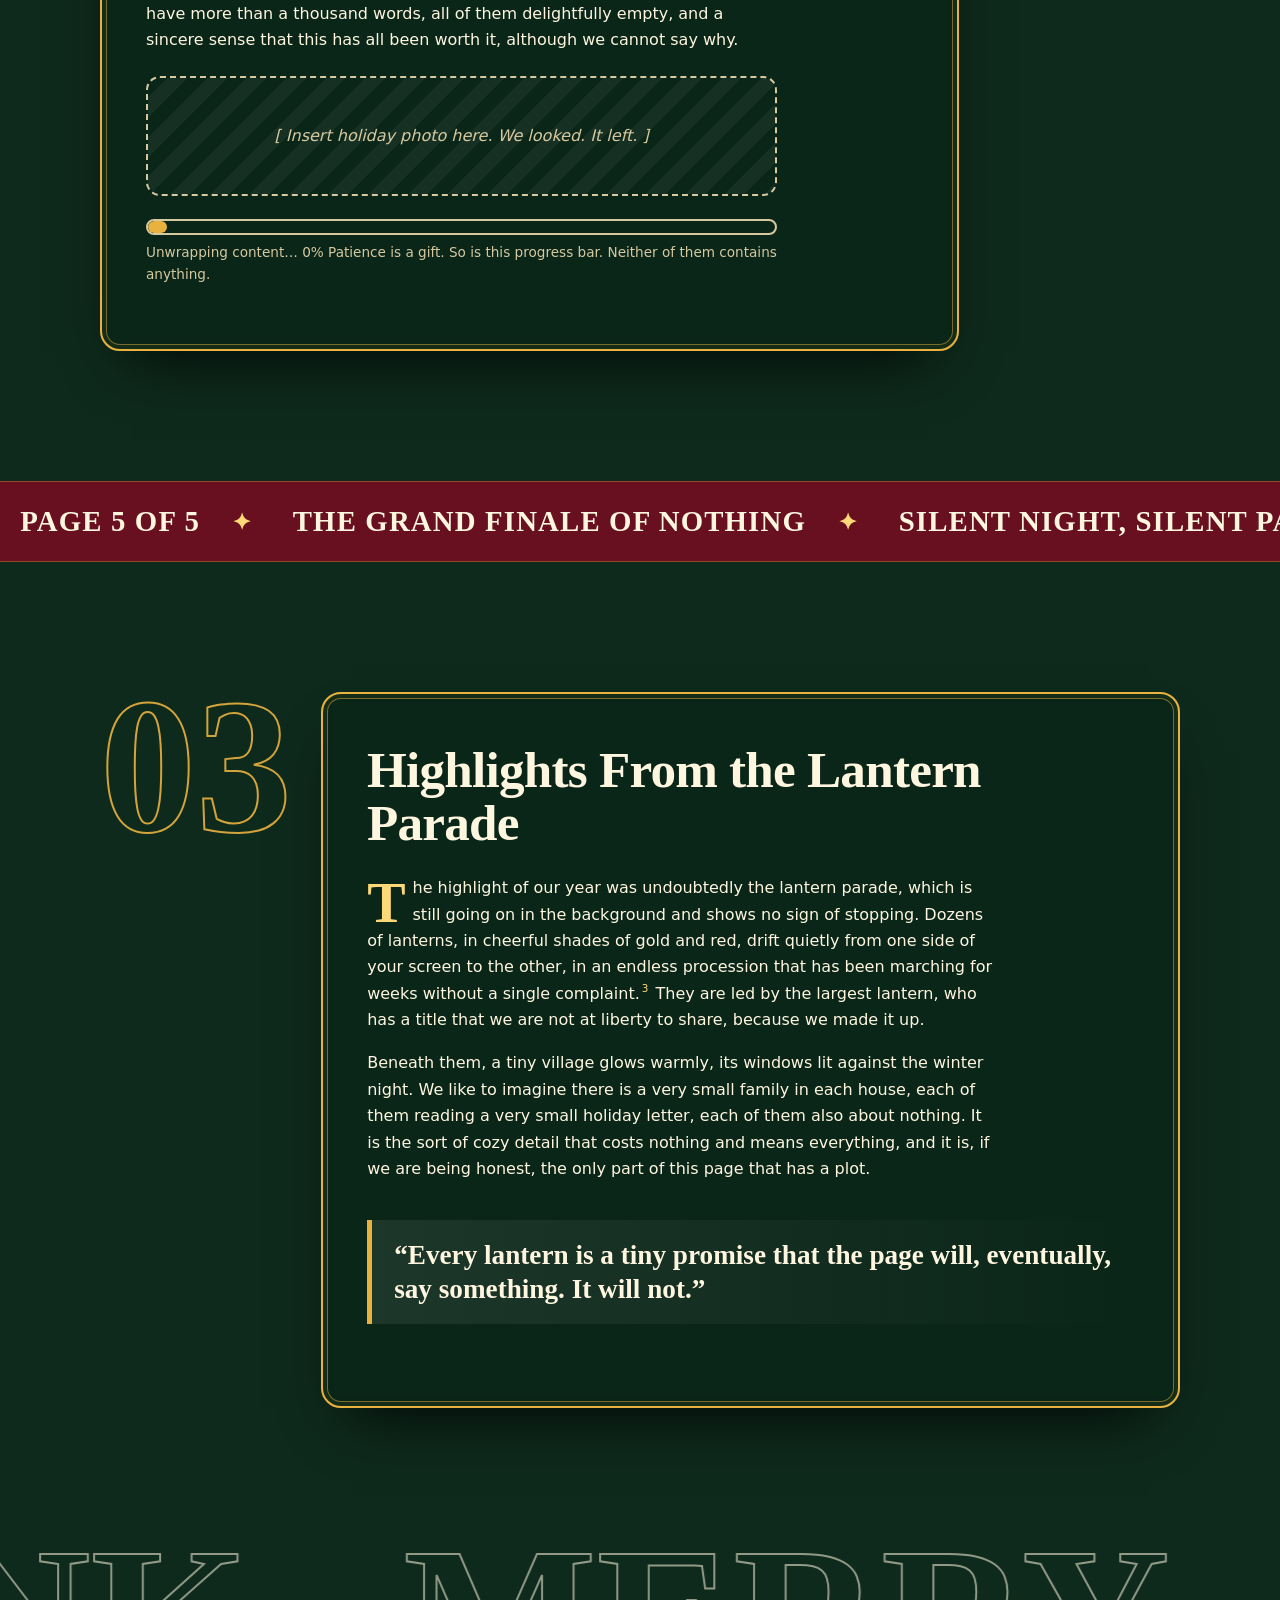
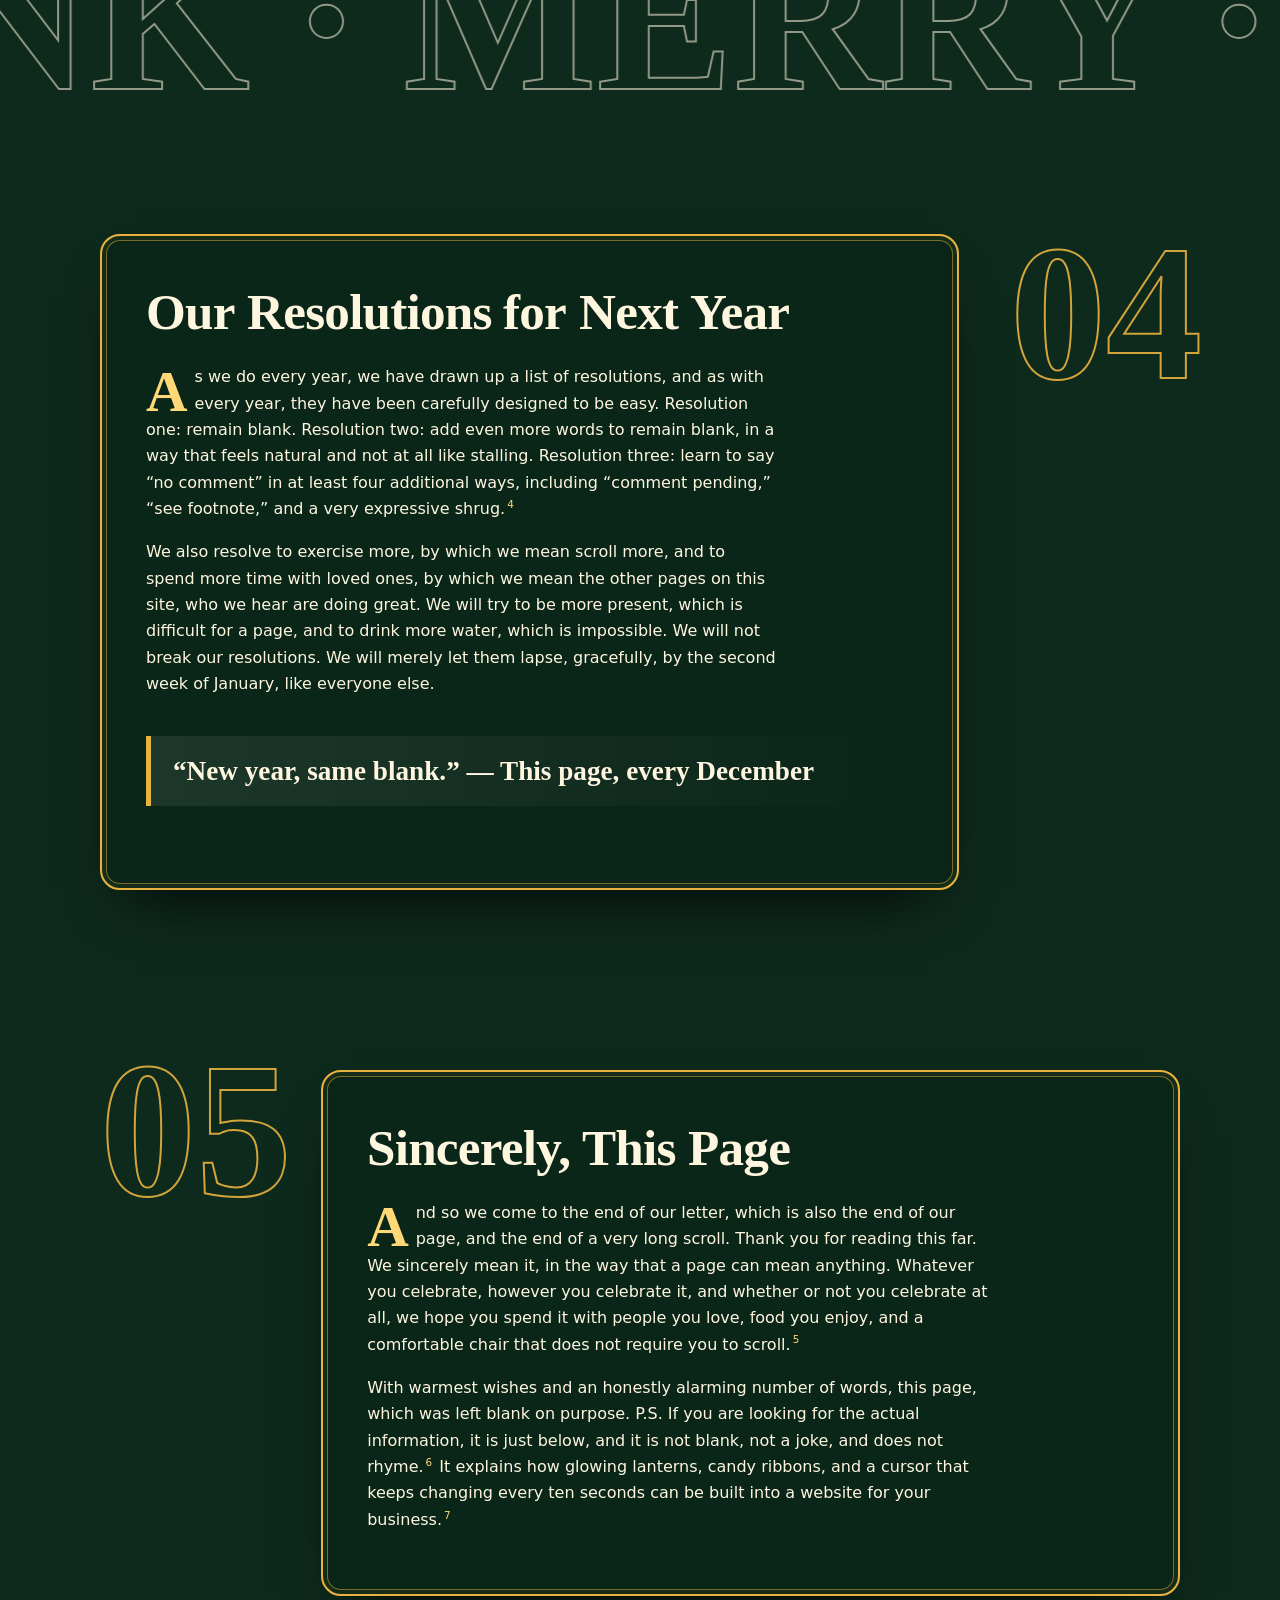
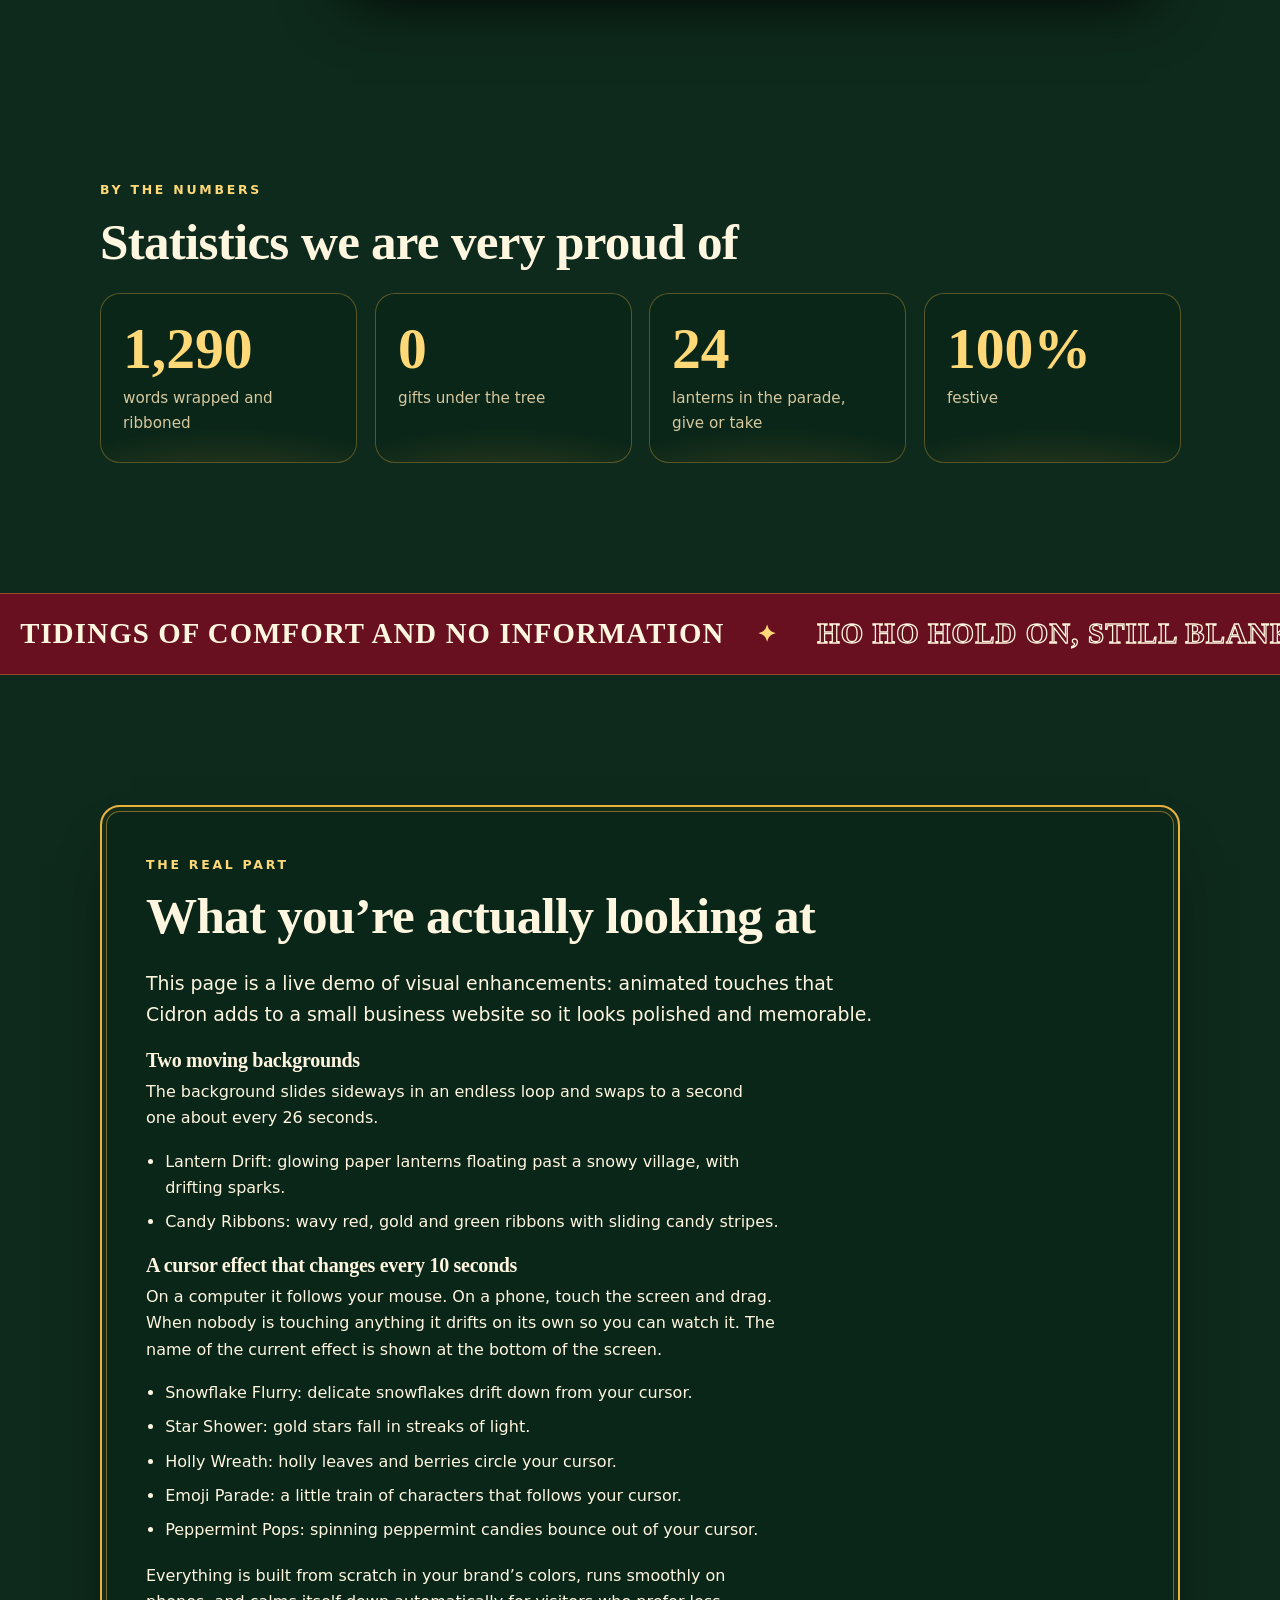
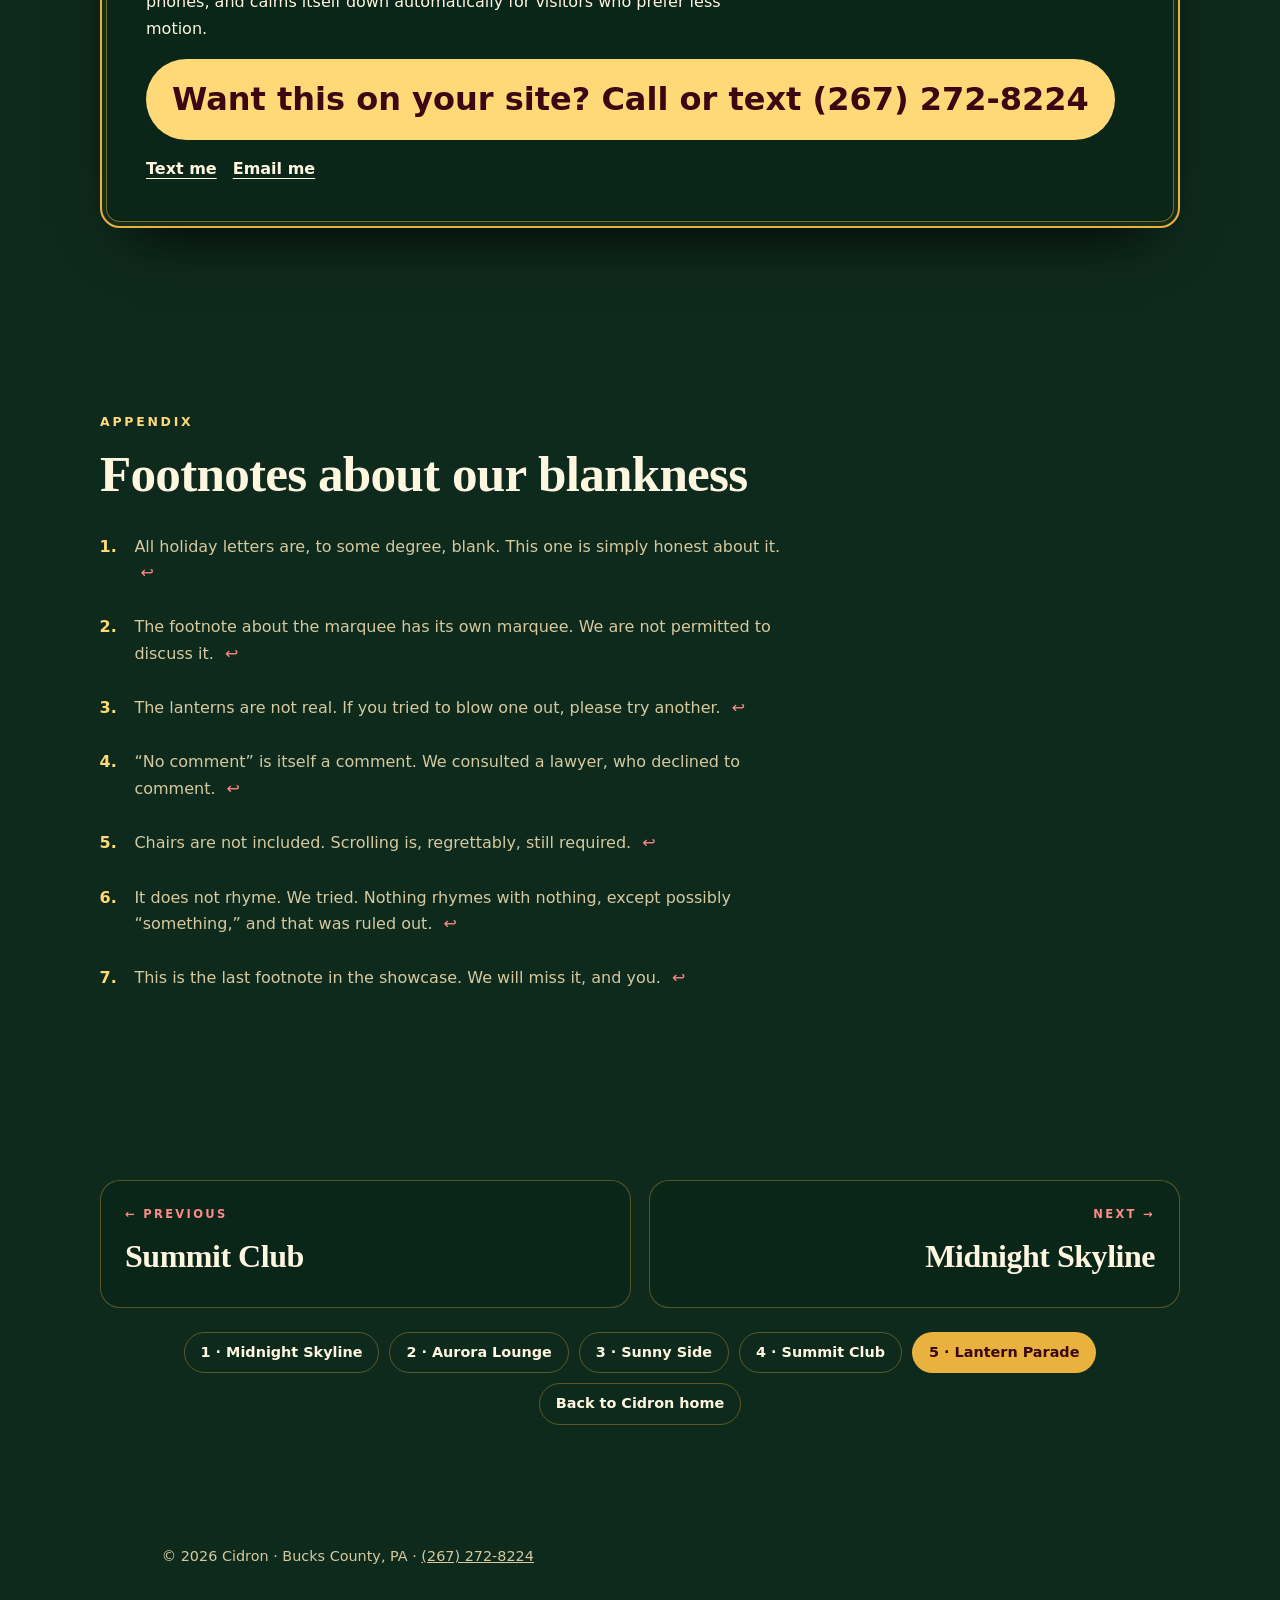
<file: showcase/lantern-parade.html>
<!doctype html>
<html lang="en">
<head>
<meta charset="utf-8">
<meta name="viewport" content="width=device-width, initial-scale=1">
<title>Lantern Parade | Cidron visual enhancements showcase 5 of 5</title>
<meta name="description" content="Lantern Parade: a live demo of Cidron visual enhancements, with sliding animated backgrounds and a cursor effect that changes every 10 seconds. Page 5 of 5.">
<meta property="og:title" content="Lantern Parade | Cidron visual enhancements showcase 5 of 5">
<meta property="og:description" content="Lantern Parade: a live demo of Cidron visual enhancements, with sliding animated backgrounds and a cursor effect that changes every 10 seconds. Page 5 of 5.">
<meta property="og:type" content="website">
<meta property="og:url" content="https://cidrondesigns.com/showcase/lantern-parade.html">
<meta property="og:image" content="https://cidrondesigns.com/img/cidron-logo-512.png">
<meta name="twitter:card" content="summary">
<meta name="theme-color" content="#0a0d26">
<link rel="icon" type="image/png" sizes="32x32" href="../img/cidron-logo-32.png">
<link rel="apple-touch-icon" sizes="180x180" href="../img/cidron-logo-180.png">
<script>document.documentElement.className="js";try{var d=sessionStorage.getItem("cidron-dir");if(d){document.documentElement.className+=" cin"+(d==="back"?" back":"");sessionStorage.removeItem("cidron-dir")}}catch(e){}</script>
<link rel="stylesheet" href="showcase.css">
</head>
<body class="sc th-lantern" data-pal="#e9b23f,#ff8a8a,#ffd978,#d61f3d" data-bgs="lanterns,candy" data-trackers="snow,starshower,holly,emoji,peppermint" data-emoji="🎄,🎁,🔔,⭐,🦌,🍪">
<div class="curtain" aria-hidden="true"></div>
<div class="progress" aria-hidden="true"></div>
<canvas class="bg on" id="bgA" aria-hidden="true"></canvas><canvas class="bg" id="bgB" aria-hidden="true"></canvas>
<header class="sc-top">
  <a class="logo" href="../index.html" aria-label="Cidron home"><img src="../img/cidron-logo-128.png" srcset="../img/cidron-logo-128.png 1x, ../img/cidron-logo-256.png 2x" width="40" height="40" alt=""><span>Cidron</span></a>
  <a class="home" href="../index.html#showcase">All demos</a>
  <nav class="sc-nav" aria-label="Showcase pages"><a href="midnight-skyline.html" title="Midnight Skyline" data-go="prev">1</a><a href="aurora-lounge.html" title="Aurora Lounge" data-go="prev">2</a><a href="sunny-side.html" title="Sunny Side" data-go="prev">3</a><a href="summit-club.html" title="Summit Club" data-go="prev">4</a><a href="lantern-parade.html" title="Lantern Parade" aria-current="page">5</a></nav>
  <a class="btn" href="tel:+12672728224">Call (267) 272-8224</a>
</header>
<main>
<section class="s-hero" id="top"><div class="fl circle" style="left:4%;top:14%" aria-hidden="true"><div data-par="0.12" style="will-change:transform"><i style="--s:34px;--d:7s;--r:26s;--dl:-0s;--c:var(--a1)"></i></div></div><div class="fl star" style="left:88%;top:10%" aria-hidden="true"><div data-par="-0.18" style="will-change:transform"><i style="--s:57px;--d:9s;--r:33s;--dl:-2s;--c:var(--a2)"></i></div></div><div class="fl ring" style="left:76%;top:62%" aria-hidden="true"><div data-par="0.25" style="will-change:transform"><i style="--s:80px;--d:11s;--r:40s;--dl:-4s;--c:var(--a3)"></i></div></div><div class="fl star" style="left:10%;top:70%" aria-hidden="true"><div data-par="-0.1" style="will-change:transform"><i style="--s:41px;--d:13s;--r:47s;--dl:-6s;--c:var(--a1)"></i></div></div><div class="fl circle" style="left:46%;top:6%" aria-hidden="true"><div data-par="0.3" style="will-change:transform"><i style="--s:64px;--d:15s;--r:54s;--dl:-8s;--c:var(--a2)"></i></div></div><div class="fl dots" style="left:92%;top:40%" aria-hidden="true"><div data-par="-0.22" style="will-change:transform"><i style="--s:87px;--d:7s;--r:61s;--dl:-10s;--c:var(--a3)"></i></div></div><div class="fl star" style="left:30%;top:84%" aria-hidden="true"><div data-par="0.15" style="will-change:transform"><i style="--s:48px;--d:9s;--r:68s;--dl:-12s;--c:var(--a1)"></i></div></div><div class="fl ring" style="left:60%;top:88%" aria-hidden="true"><div data-par="-0.28" style="will-change:transform"><i style="--s:71px;--d:11s;--r:75s;--dl:-14s;--c:var(--a2)"></i></div></div><div class="fl circle" style="left:18%;top:38%" aria-hidden="true"><div data-par="0.2" style="will-change:transform"><i style="--s:94px;--d:13s;--r:82s;--dl:-16s;--c:var(--a3)"></i></div></div><div class="wrap"><div class="badge" aria-hidden="true"><svg viewBox="0 0 200 200"><defs><path id="circ" d="M100 100 m-82 0 a82 82 0 1 1 164 0 a82 82 0 1 1 -164 0"/></defs><text><textPath href="#circ" textLength="505" lengthAdjust="spacing">season’s greetings · merry and blank · </textPath></text></svg><div class="core">Ho ho*</div></div>
<span class="kicker rv" data-rv="left">Showcase 05 of 05 · Lantern Parade</span>
<h1 class="h-title"><span class="ln split" data-delay="0">A very blank</span><span class="ln hl split" data-delay="380">holiday letter</span><span class="ln split" data-delay="760">from this page*</span></h1>
<p class="h-sub rv" data-rv="up" style="--i:2">*Season’s greetings! This page is intentionally left blank, wrapped in a bow, and delivered by lantern.</p>
<a class="cue rv" data-rv="up" style="--i:4" href="#toc"><i></i>Scroll for nothing</a></div></section>
<div class="marq alt" aria-hidden="true"><div class="tr"><span>Season’s greetings from a blank page</span><span>Happy holidays, nothing inside</span><span>Fa la la la nothing</span><span>Deck the halls with filler</span><span>Wrapped in a bow, empty inside</span><span>All I want for Christmas is content</span><span>Ho ho hold on, still blank</span><span>Tidings of comfort and no information</span><span>Season’s greetings from a blank page</span><span>Happy holidays, nothing inside</span><span>Fa la la la nothing</span><span>Deck the halls with filler</span><span>Wrapped in a bow, empty inside</span><span>All I want for Christmas is content</span><span>Ho ho hold on, still blank</span><span>Tidings of comfort and no information</span></div></div>
<section class="toc" id="toc"><div class="wrap"><div class="panel tilt rv" data-rv="zoom"><span class="kicker">Table of contents</span><h2 class="split words">Contents of this page (there are none)</h2><ol><li class="rv" data-rv="left" style="--i:0"><a href="#s1"><span>Dear Friends and Family of Nothing</span><span class="dots"></span><span class="pg">p. Ho</span></a></li><li class="rv" data-rv="left" style="--i:1"><a href="#s2"><span>Our Year in Review</span><span class="dots"></span><span class="pg">p. Ho</span></a></li><li class="rv" data-rv="left" style="--i:2"><a href="#s3"><span>Highlights From the Lantern Parade</span><span class="dots"></span><span class="pg">p. Ho Ho</span></a></li><li class="rv" data-rv="left" style="--i:3"><a href="#s4"><span>Our Resolutions for Next Year</span><span class="dots"></span><span class="pg">p. fa la</span></a></li><li class="rv" data-rv="left" style="--i:4"><a href="#s5"><span>Sincerely, This Page</span><span class="dots"></span><span class="pg">p. la la la</span></a></li><li class="rv" data-rv="left" style="--i:5"><a href="#notes"><span>P.S. and Other Footnotes</span><span class="dots"></span><span class="pg">p. 0</span></a></li></ol></div></div></section>
<section class="essay" id="s1"><div class="wrap"><div class="big-n" aria-hidden="true"><span data-par=".08" style="display:block">01</span></div><div class="panel"><h2 class="split words">Dear Friends and Family of Nothing</h2><p class="rv" data-rv="up" style="--i:1">Season’s greetings from our blank page to yours! It has been quite a year here, and we wanted to take a moment to share all the exciting news, which is that there isn’t any. This page is intentionally left blank,<sup class="fn"><a id="r1" href="#fn1" aria-label="Footnote 1">1</a></sup> wrapped in a bow and delivered by lantern. We know many of you were expecting a long, glowing update about our accomplishments, as is tradition with holiday letters, so we have written an extremely long and glowing update about our lack of them, in the proper spirit of the season.</p><p class="rv" data-rv="up" style="--i:2">We hope this letter finds you well, warm, and sitting near a snack. Please excuse the lack of photographs. We tried to include a family portrait, but the page declined to be in it, citing a busy schedule of doing nothing. The lanterns drifting past in the background are our way of saying we are thinking of you, and also that the designer was told to make it festive and took that seriously.</p><blockquote class="pull rv" data-rv="left">“May your holidays be merry, your lanterns be bright, and your inbox be blank.”</blockquote></div></div></section>
<section class="essay flip" id="s2"><div class="wrap"><div class="big-n" aria-hidden="true"><span data-par="-.08" style="display:block">02</span></div><div class="panel"><h2 class="split words">Our Year in Review</h2><p class="rv" data-rv="up" style="--i:1">January was a quiet month, during which we did very little, and we did it with real enthusiasm. February was similar. In March the page considered getting a hobby, but ultimately decided its hobby was being blank, and has really committed to it. April brought a flurry of activity, in that someone moved a comma. May through August we cannot account for, but we are confident that nothing happened, and we have documents, which are also blank, to prove it.</p><p class="rv" data-rv="up" style="--i:2">In the autumn we added a heading, then a second heading, and then a table of contents, which was a major milestone, because it made us look like we had a plan. By October we had a marquee. By November we had a footnote about the marquee.<sup class="fn"><a id="r2" href="#fn2" aria-label="Footnote 2">2</a></sup> As of this writing, in the cozy glow of December, we have more than a thousand words, all of them delightfully empty, and a sincere sense that this has all been worth it, although we cannot say why.</p><div class="blank-box rv" data-rv="zoom"><span>[ Insert holiday photo here. We looked. It left. ]</span></div><div class="loadbar rv" data-rv="up"><div class="lb" role="progressbar" aria-valuenow="0" aria-valuemin="0" aria-valuemax="100"></div><small>Unwrapping content… 0% Patience is a gift. So is this progress bar. Neither of them contains anything.</small></div></div></div></section>
<div class="marq rev" aria-hidden="true"><div class="tr"><span>Page 5 of 5</span><span>The grand finale of nothing</span><span>Silent night, silent page</span><span>Merry and blank</span><span>Lanterns lit, content pending</span><span>Gift receipt not included</span><span>No coal, no content</span><span>Page 5 of 5</span><span>The grand finale of nothing</span><span>Silent night, silent page</span><span>Merry and blank</span><span>Lanterns lit, content pending</span><span>Gift receipt not included</span><span>No coal, no content</span></div></div>
<section class="essay" id="s3"><div class="wrap"><div class="big-n" aria-hidden="true"><span data-par=".08" style="display:block">03</span></div><div class="panel"><h2 class="split words">Highlights From the Lantern Parade</h2><p class="rv" data-rv="up" style="--i:1">The highlight of our year was undoubtedly the lantern parade, which is still going on in the background and shows no sign of stopping. Dozens of lanterns, in cheerful shades of gold and red, drift quietly from one side of your screen to the other, in an endless procession that has been marching for weeks without a single complaint.<sup class="fn"><a id="r3" href="#fn3" aria-label="Footnote 3">3</a></sup> They are led by the largest lantern, who has a title that we are not at liberty to share, because we made it up.</p><p class="rv" data-rv="up" style="--i:2">Beneath them, a tiny village glows warmly, its windows lit against the winter night. We like to imagine there is a very small family in each house, each of them reading a very small holiday letter, each of them also about nothing. It is the sort of cozy detail that costs nothing and means everything, and it is, if we are being honest, the only part of this page that has a plot.</p><blockquote class="pull rv" data-rv="left">“Every lantern is a tiny promise that the page will, eventually, say something. It will not.”</blockquote></div></div></section>
<div class="bigtext" aria-hidden="true"><div data-dir="l">MERRY · BLANK · MERRY · BRIGHT</div></div>
<section class="essay flip" id="s4"><div class="wrap"><div class="big-n" aria-hidden="true"><span data-par="-.08" style="display:block">04</span></div><div class="panel"><h2 class="split words">Our Resolutions for Next Year</h2><p class="rv" data-rv="up" style="--i:1">As we do every year, we have drawn up a list of resolutions, and as with every year, they have been carefully designed to be easy. Resolution one: remain blank. Resolution two: add even more words to remain blank, in a way that feels natural and not at all like stalling. Resolution three: learn to say “no comment” in at least four additional ways, including “comment pending,” “see footnote,” and a very expressive shrug.<sup class="fn"><a id="r4" href="#fn4" aria-label="Footnote 4">4</a></sup></p><p class="rv" data-rv="up" style="--i:2">We also resolve to exercise more, by which we mean scroll more, and to spend more time with loved ones, by which we mean the other pages on this site, who we hear are doing great. We will try to be more present, which is difficult for a page, and to drink more water, which is impossible. We will not break our resolutions. We will merely let them lapse, gracefully, by the second week of January, like everyone else.</p><blockquote class="pull rv" data-rv="right">“New year, same blank.” — This page, every December</blockquote></div></div></section>
<section class="essay" id="s5"><div class="wrap"><div class="big-n" aria-hidden="true"><span data-par=".08" style="display:block">05</span></div><div class="panel"><h2 class="split words">Sincerely, This Page</h2><p class="rv" data-rv="up" style="--i:1">And so we come to the end of our letter, which is also the end of our page, and the end of a very long scroll. Thank you for reading this far. We sincerely mean it, in the way that a page can mean anything. Whatever you celebrate, however you celebrate it, and whether or not you celebrate at all, we hope you spend it with people you love, food you enjoy, and a comfortable chair that does not require you to scroll.<sup class="fn"><a id="r5" href="#fn5" aria-label="Footnote 5">5</a></sup></p><p class="rv" data-rv="up" style="--i:2">With warmest wishes and an honestly alarming number of words, this page, which was left blank on purpose. P.S. If you are looking for the actual information, it is just below, and it is not blank, not a joke, and does not rhyme.<sup class="fn"><a id="r6" href="#fn6" aria-label="Footnote 6">6</a></sup> It explains how glowing lanterns, candy ribbons, and a cursor that keeps changing every ten seconds can be built into a website for your business.<sup class="fn"><a id="r7" href="#fn7" aria-label="Footnote 7">7</a></sup></p></div></div></section>
<section class="stats"><div class="wrap"><span class="kicker rv">By the numbers</span><h2 class="split words">Statistics we are very proud of</h2><div class="grid"><div class="stat tilt rv" data-rv="flip" style="--i:0"><b data-count="1296" data-suffix="">1296</b><span>words wrapped and ribboned</span></div><div class="stat tilt rv" data-rv="flip" style="--i:1"><b data-count="0" data-suffix="">0</b><span>gifts under the tree</span></div><div class="stat tilt rv" data-rv="flip" style="--i:2"><b data-count="24" data-suffix="">24</b><span>lanterns in the parade, give or take</span></div><div class="stat tilt rv" data-rv="flip" style="--i:3"><b data-count="100" data-suffix="%">100%</b><span>festive</span></div></div></div></section>
<div class="marq rev alt" aria-hidden="true"><div class="tr"><span>Tidings of comfort and no information</span><span>Ho ho hold on, still blank</span><span>All I want for Christmas is content</span><span>Wrapped in a bow, empty inside</span><span>Deck the halls with filler</span><span>Fa la la la nothing</span><span>Happy holidays, nothing inside</span><span>Season’s greetings from a blank page</span><span>Tidings of comfort and no information</span><span>Ho ho hold on, still blank</span><span>All I want for Christmas is content</span><span>Wrapped in a bow, empty inside</span><span>Deck the halls with filler</span><span>Fa la la la nothing</span><span>Happy holidays, nothing inside</span><span>Season’s greetings from a blank page</span></div></div>
<section class="explain" id="real"><div class="wrap"><div class="panel rv" data-rv="up">
<span class="kicker">The real part</span>
<h2>What you’re actually looking at</h2>
<p class="lead">This page is a live demo of visual enhancements: animated touches that Cidron adds to a small business website so it looks polished and memorable.</p>
<h3>Two moving backgrounds</h3>
<p>The background slides sideways in an endless loop and swaps to a second one about every 26 seconds.</p>
<ul><li>Lantern Drift: glowing paper lanterns floating past a snowy village, with drifting sparks.</li><li>Candy Ribbons: wavy red, gold and green ribbons with sliding candy stripes.</li></ul>
<h3>A cursor effect that changes every 10 seconds</h3>
<p>On a computer it follows your mouse. On a phone, touch the screen and drag. When nobody is touching anything it drifts on its own so you can watch it. The name of the current effect is shown at the bottom of the screen.</p>
<ul><li>Snowflake Flurry: delicate snowflakes drift down from your cursor.</li><li>Star Shower: gold stars fall in streaks of light.</li><li>Holly Wreath: holly leaves and berries circle your cursor.</li><li>Emoji Parade: a little train of characters that follows your cursor.</li><li>Peppermint Pops: spinning peppermint candies bounce out of your cursor.</li></ul>
<p>Everything is built from scratch in your brand’s colors, runs smoothly on phones, and calms itself down automatically for visitors who prefer less motion.</p>
<div class="cta"><a class="big" href="tel:+12672728224">Want this on your site? Call or text (267) 272-8224</a><a class="sec" href="sms:+12672728224">Text me</a><a class="sec" href="mailto:killalyj2061@gmail.com?subject=Cidron%20visual%20enhancements">Email me</a></div>
</div></div></section>
<section class="notes" id="notes"><div class="wrap"><span class="kicker">Appendix</span><h2 class="split words">Footnotes about our blankness</h2><ol><li id="fn1" class="rv" data-rv="left" style="--i:0">All holiday letters are, to some degree, blank. This one is simply honest about it. <a class="back" href="#r1" aria-label="Back to text">↩</a></li><li id="fn2" class="rv" data-rv="left" style="--i:1">The footnote about the marquee has its own marquee. We are not permitted to discuss it. <a class="back" href="#r2" aria-label="Back to text">↩</a></li><li id="fn3" class="rv" data-rv="left" style="--i:2">The lanterns are not real. If you tried to blow one out, please try another. <a class="back" href="#r3" aria-label="Back to text">↩</a></li><li id="fn4" class="rv" data-rv="left" style="--i:0">“No comment” is itself a comment. We consulted a lawyer, who declined to comment. <a class="back" href="#r4" aria-label="Back to text">↩</a></li><li id="fn5" class="rv" data-rv="left" style="--i:1">Chairs are not included. Scrolling is, regrettably, still required. <a class="back" href="#r5" aria-label="Back to text">↩</a></li><li id="fn6" class="rv" data-rv="left" style="--i:2">It does not rhyme. We tried. Nothing rhymes with nothing, except possibly “something,” and that was ruled out. <a class="back" href="#r6" aria-label="Back to text">↩</a></li><li id="fn7" class="rv" data-rv="left" style="--i:0">This is the last footnote in the showcase. We will miss it, and you. <a class="back" href="#r7" aria-label="Back to text">↩</a></li></ol></div></section>
<section class="pager"><div class="wrap"><a class="pg prev rv" data-rv="left" data-go="prev" href="summit-club.html"><small>← Previous</small><strong>Summit Club</strong></a><a class="pg next rv" data-rv="right" data-go="next" href="midnight-skyline.html"><small>Next →</small><strong>Midnight Skyline</strong></a><div class="all rv" data-rv="up"><a href="midnight-skyline.html" data-go="prev">1 · Midnight Skyline</a><a href="aurora-lounge.html" data-go="prev">2 · Aurora Lounge</a><a href="sunny-side.html" data-go="prev">3 · Sunny Side</a><a href="summit-club.html" data-go="prev">4 · Summit Club</a><a href="lantern-parade.html" aria-current="page">5 · Lantern Parade</a><a href="../index.html#showcase">Back to Cidron home</a></div></div></section>
</main>
<footer><p>© <span id="y">2026</span> Cidron · Bucks County, PA · <a href="tel:+12672728224">(267) 272-8224</a></p></footer>
<canvas id="fx" aria-hidden="true"></canvas>
<div class="dock" aria-hidden="true"><div class="pill" id="dk-tr"><small>Cursor effect</small><b><span id="dk-tr-name">…</span><em id="dk-tr-sec">10s</em></b><i class="bar" id="dk-tr-bar"></i></div><div class="pill" id="dk-bg"><small>Background <span id="dk-bg-n">1/2</span></small><b id="dk-bg-name">…</b></div></div>
<script src="fx.js"></script>
<script src="ui.js"></script>
</body>
</html>
</file>
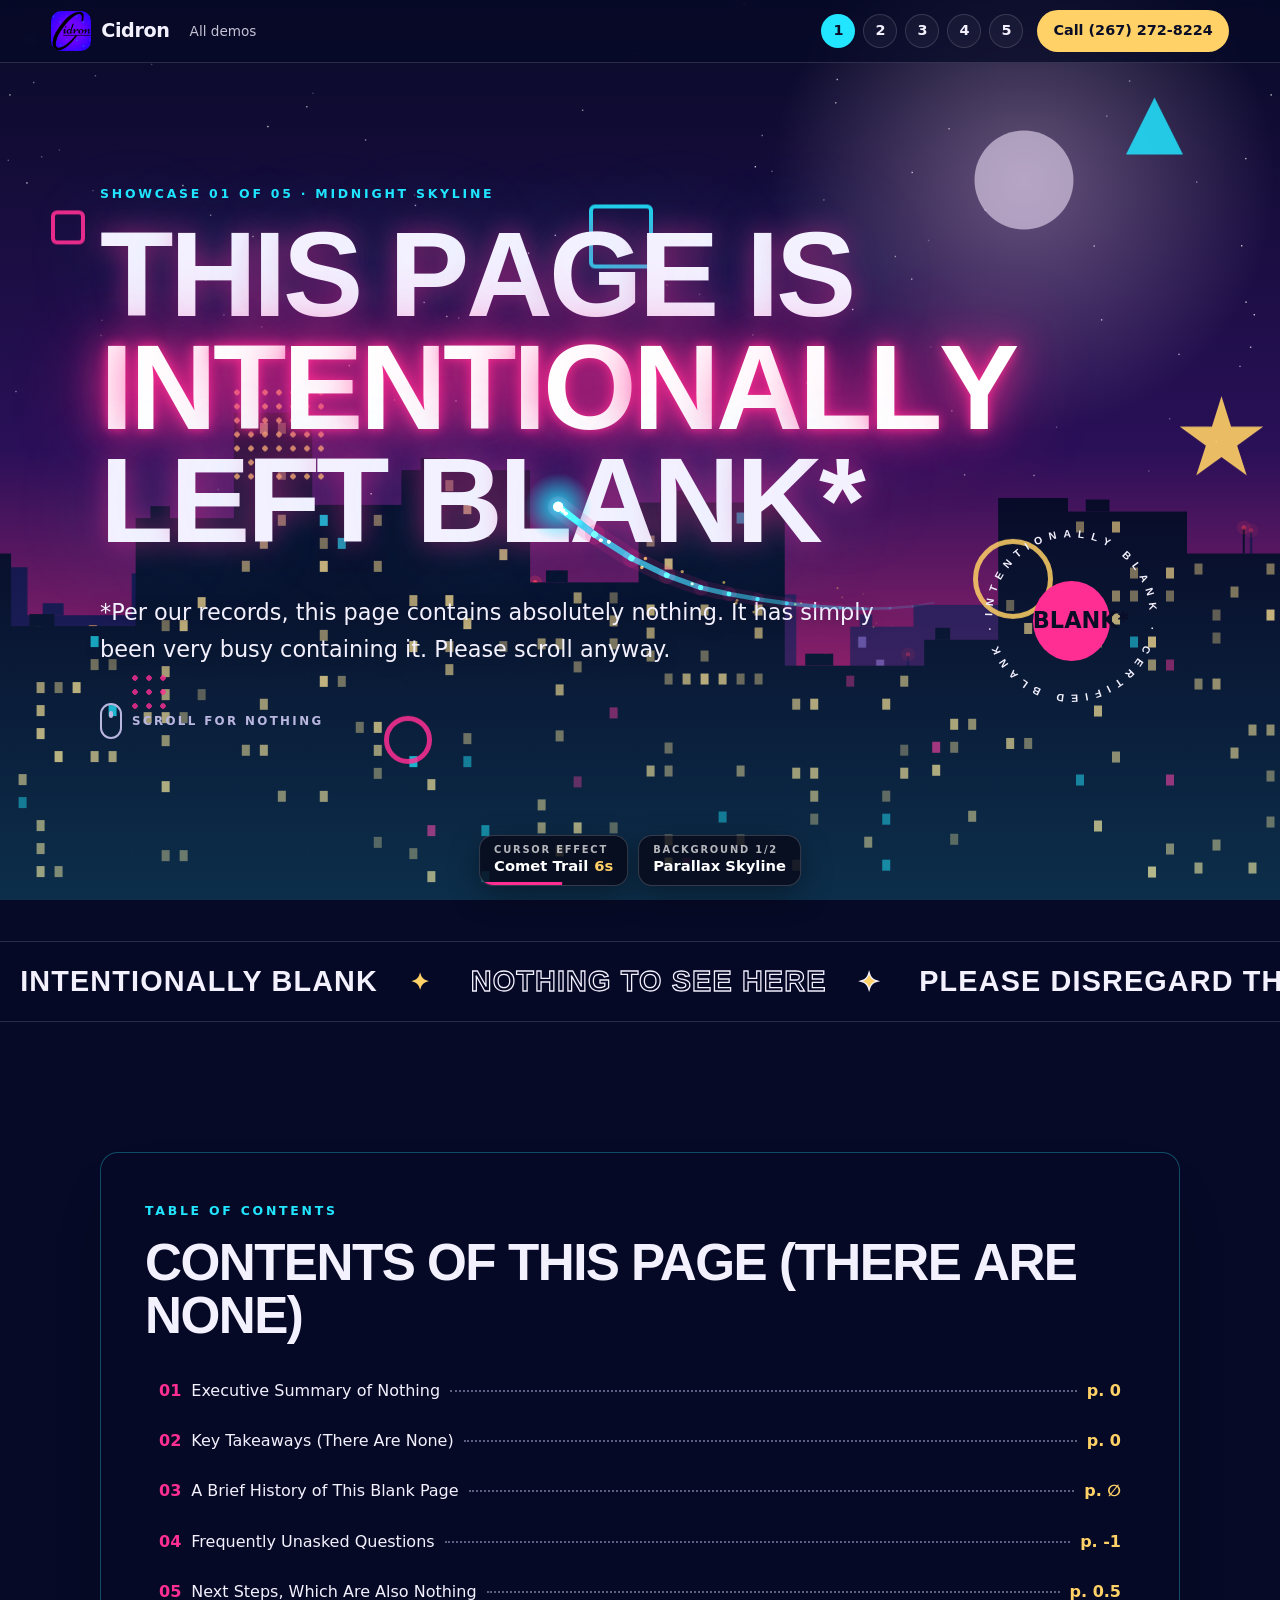
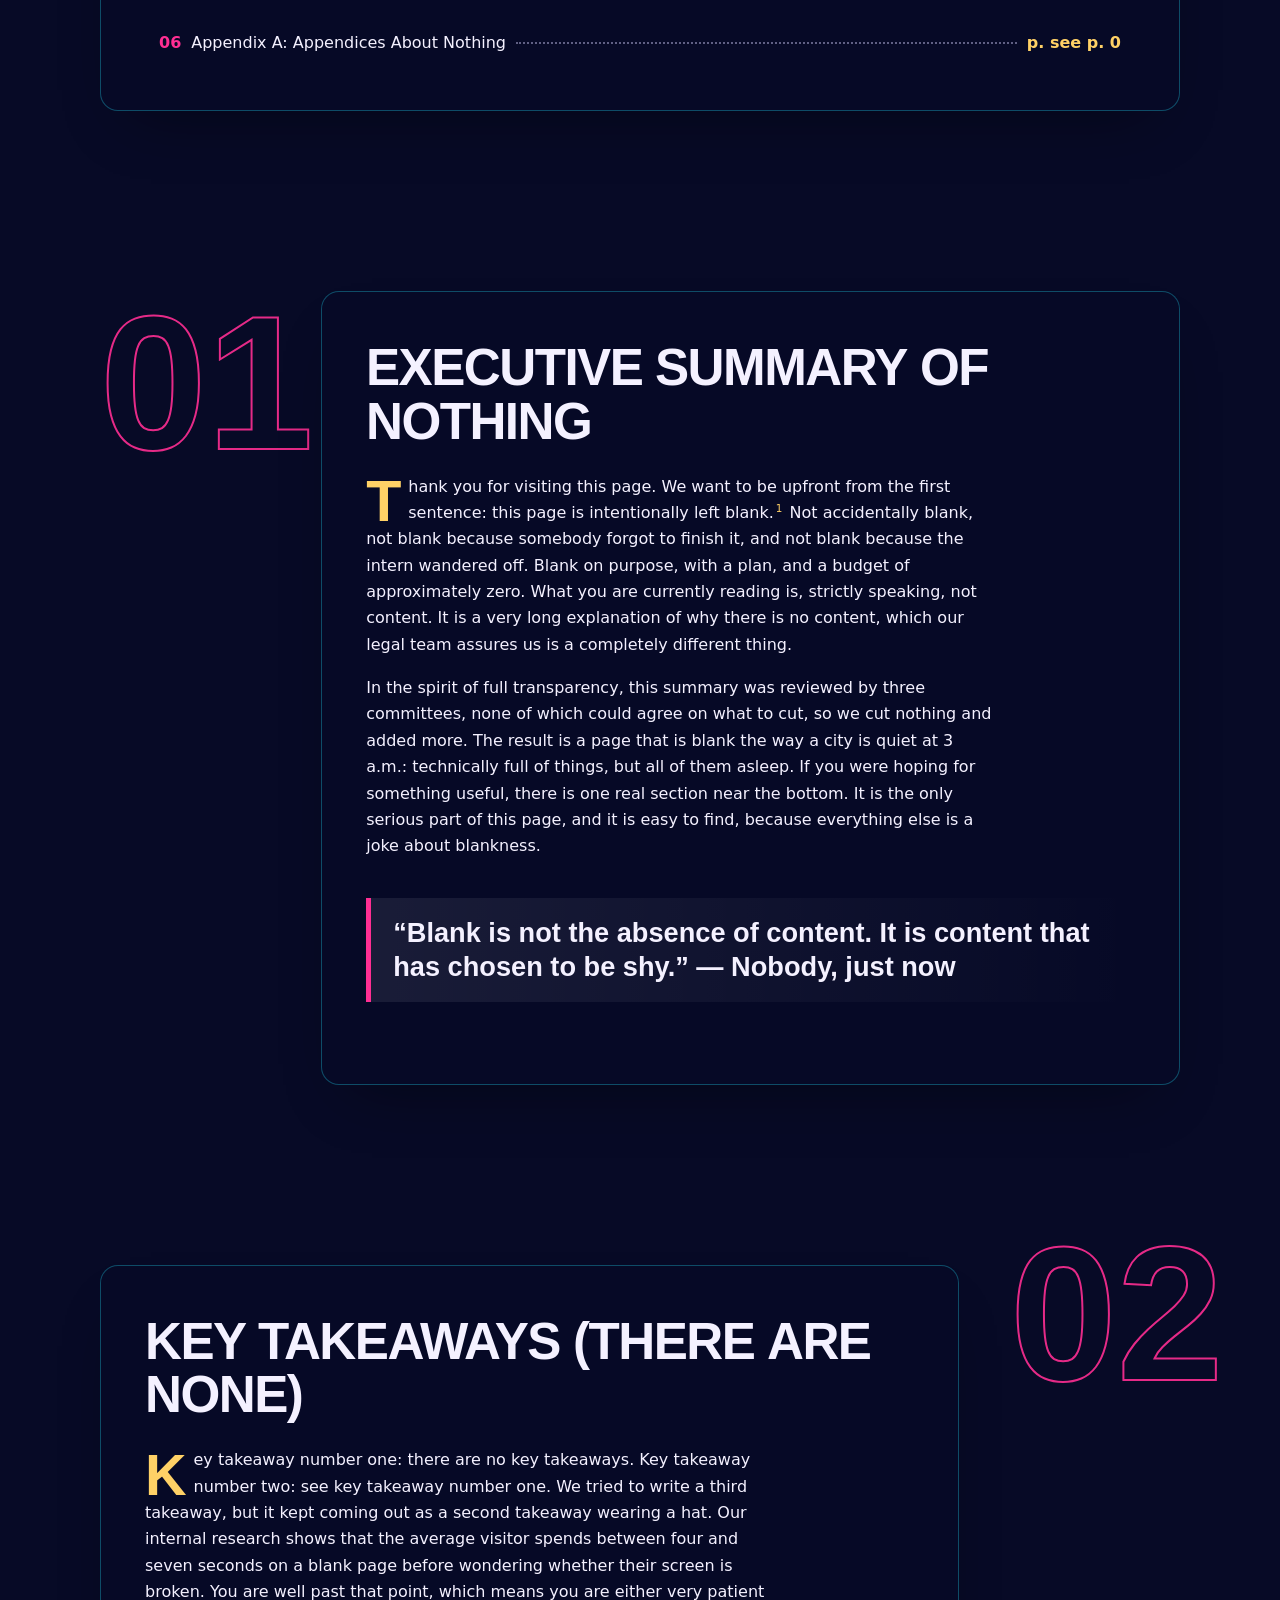
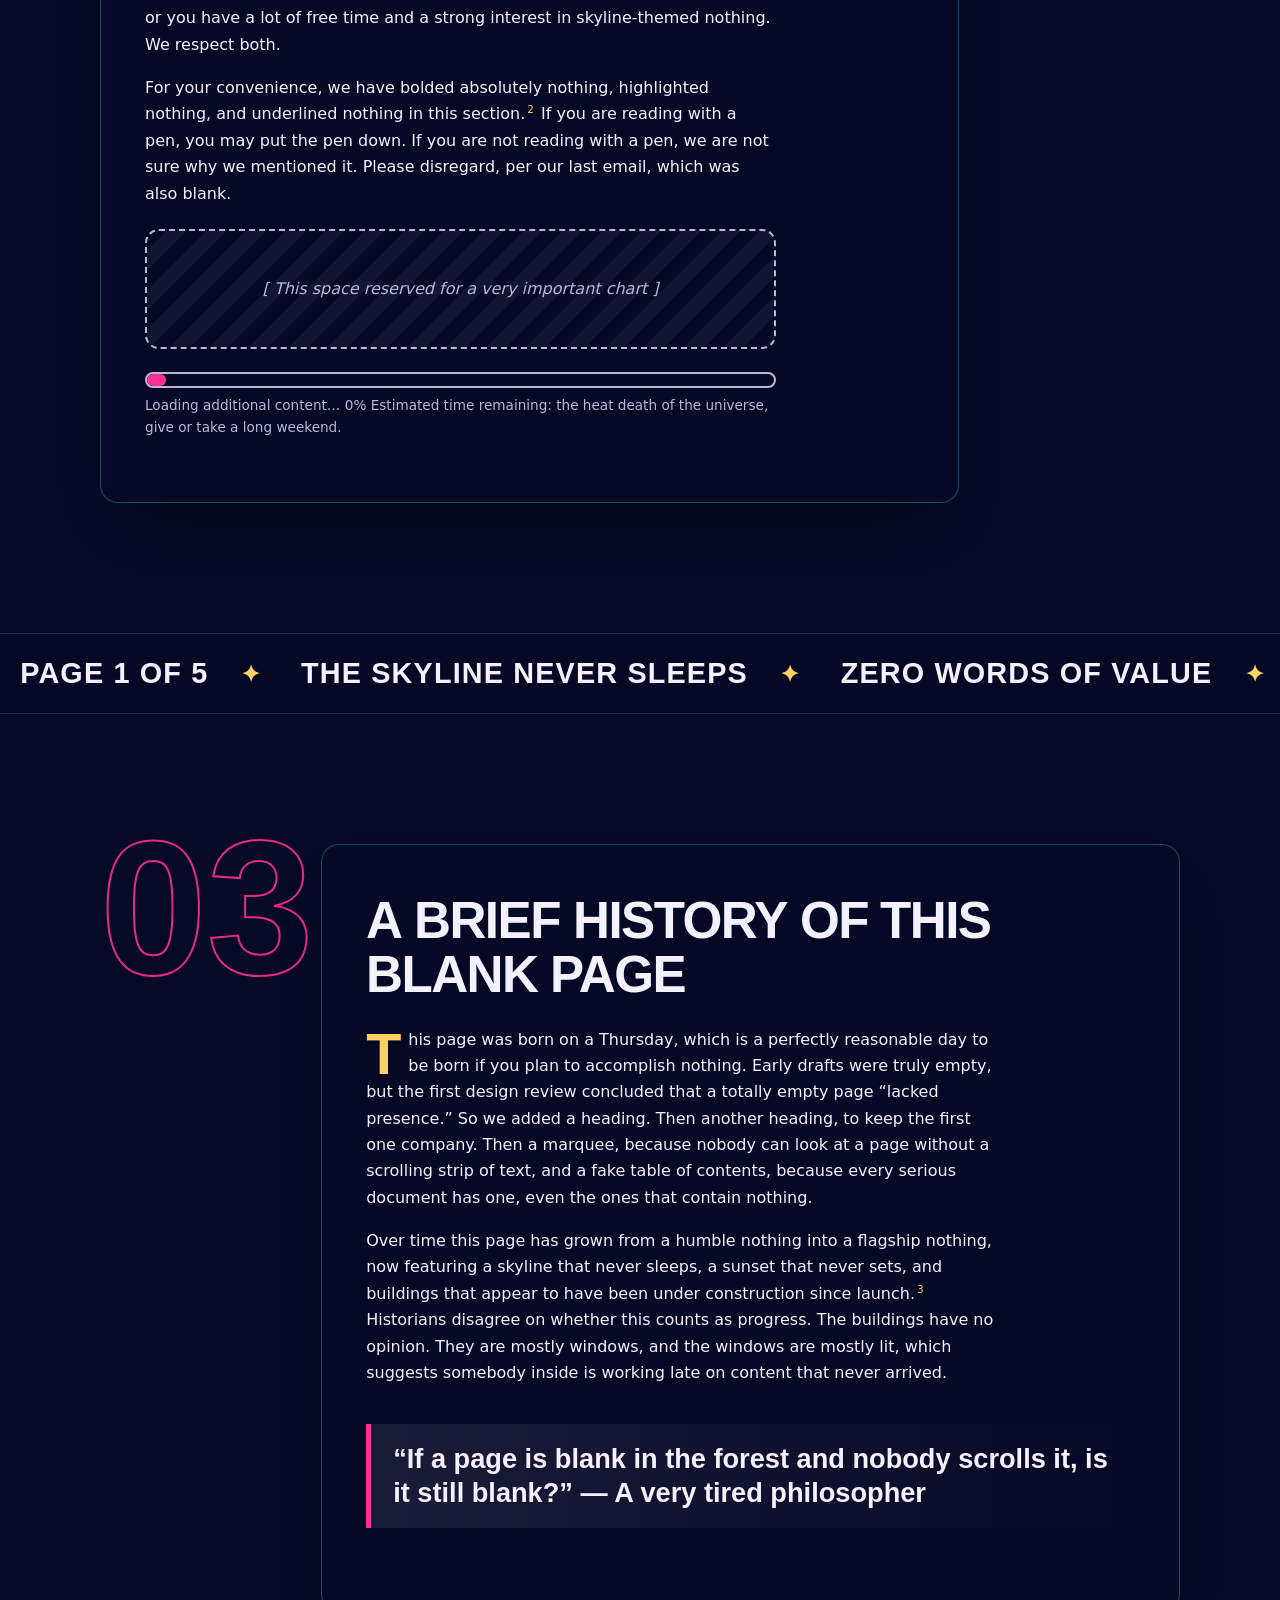
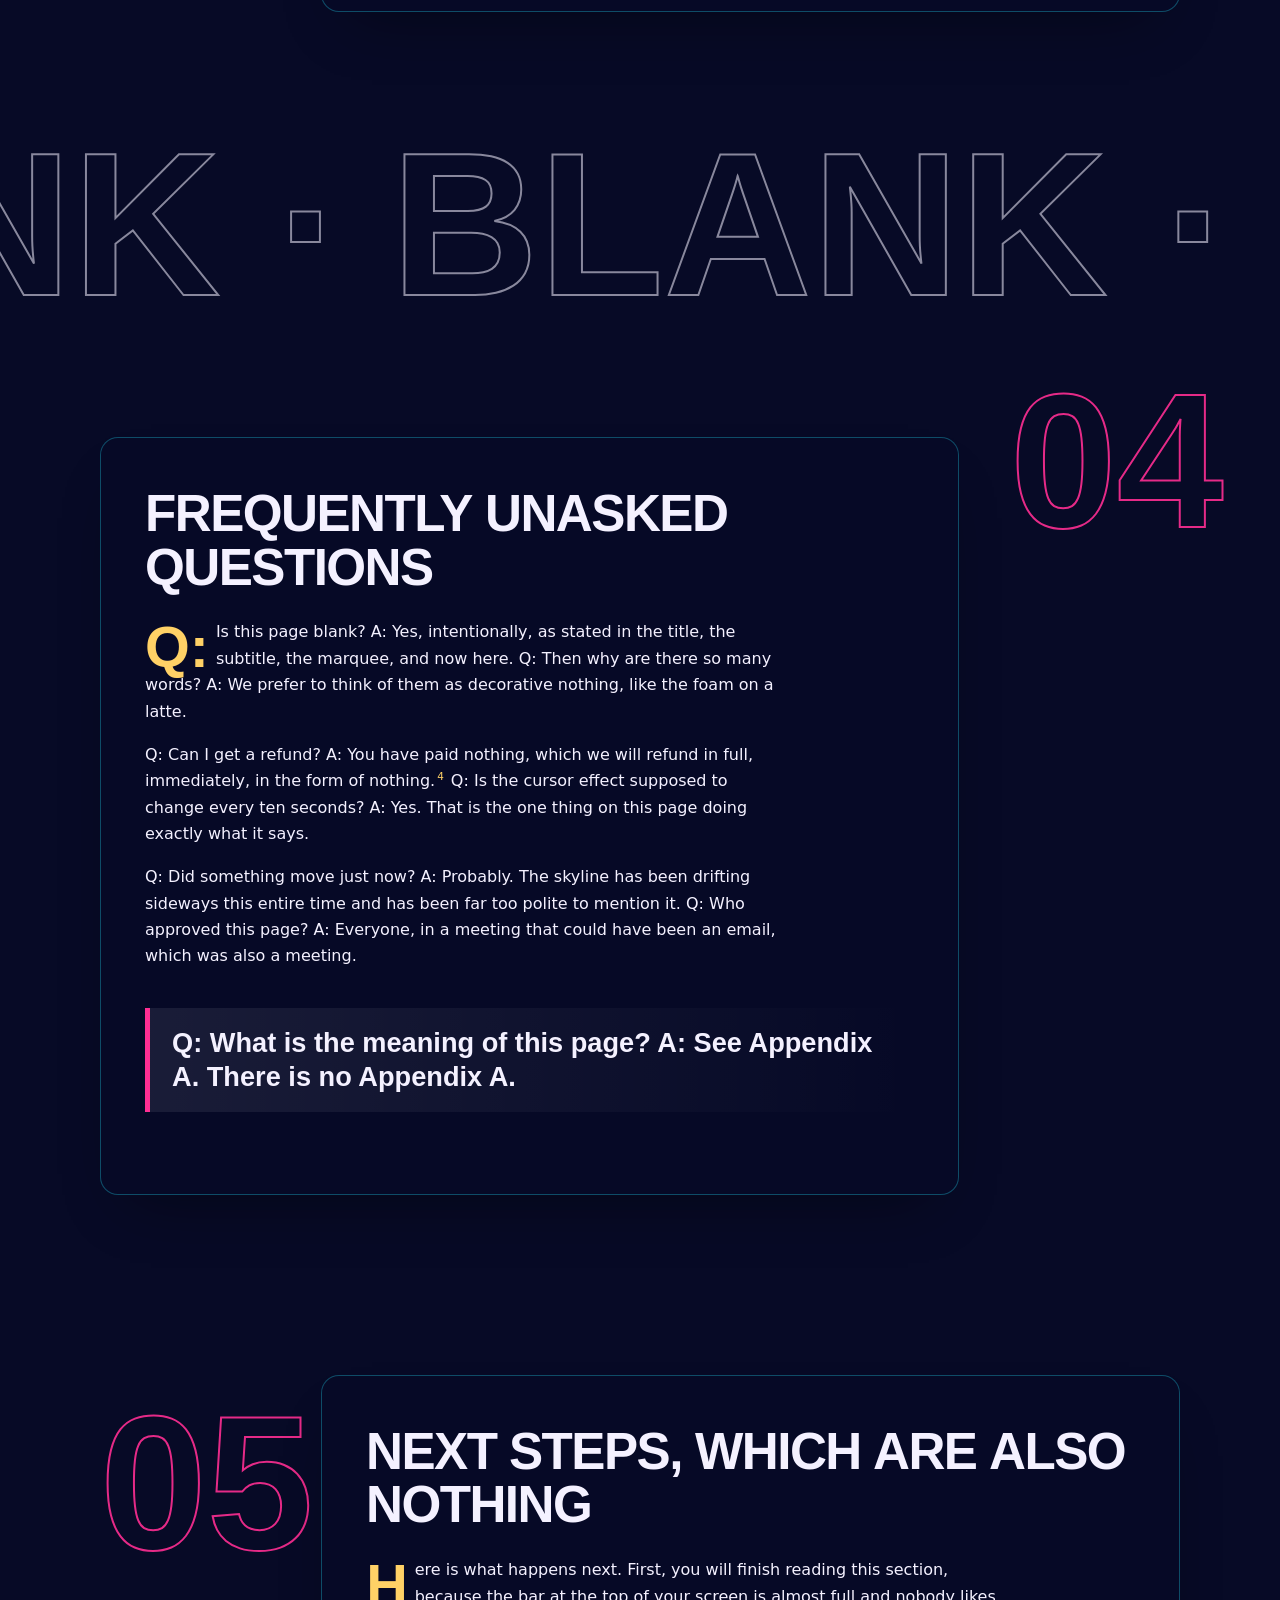
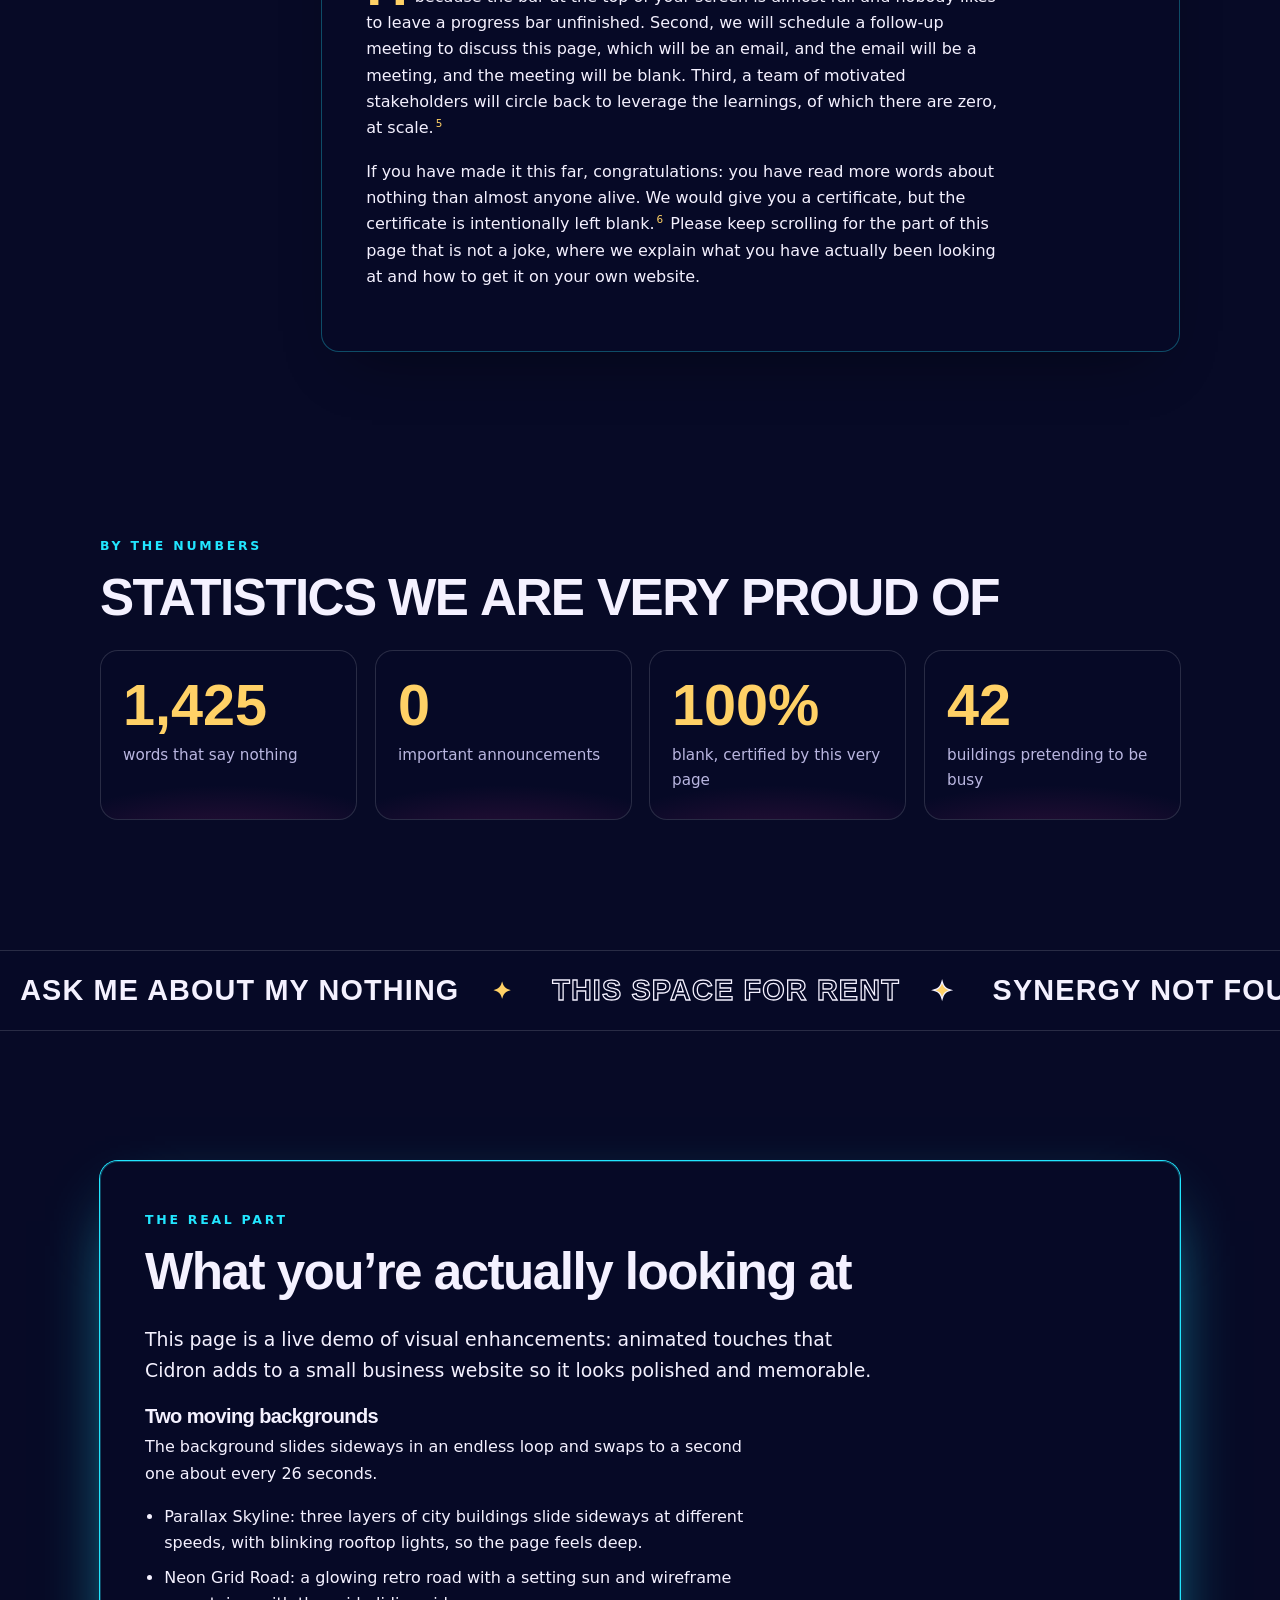
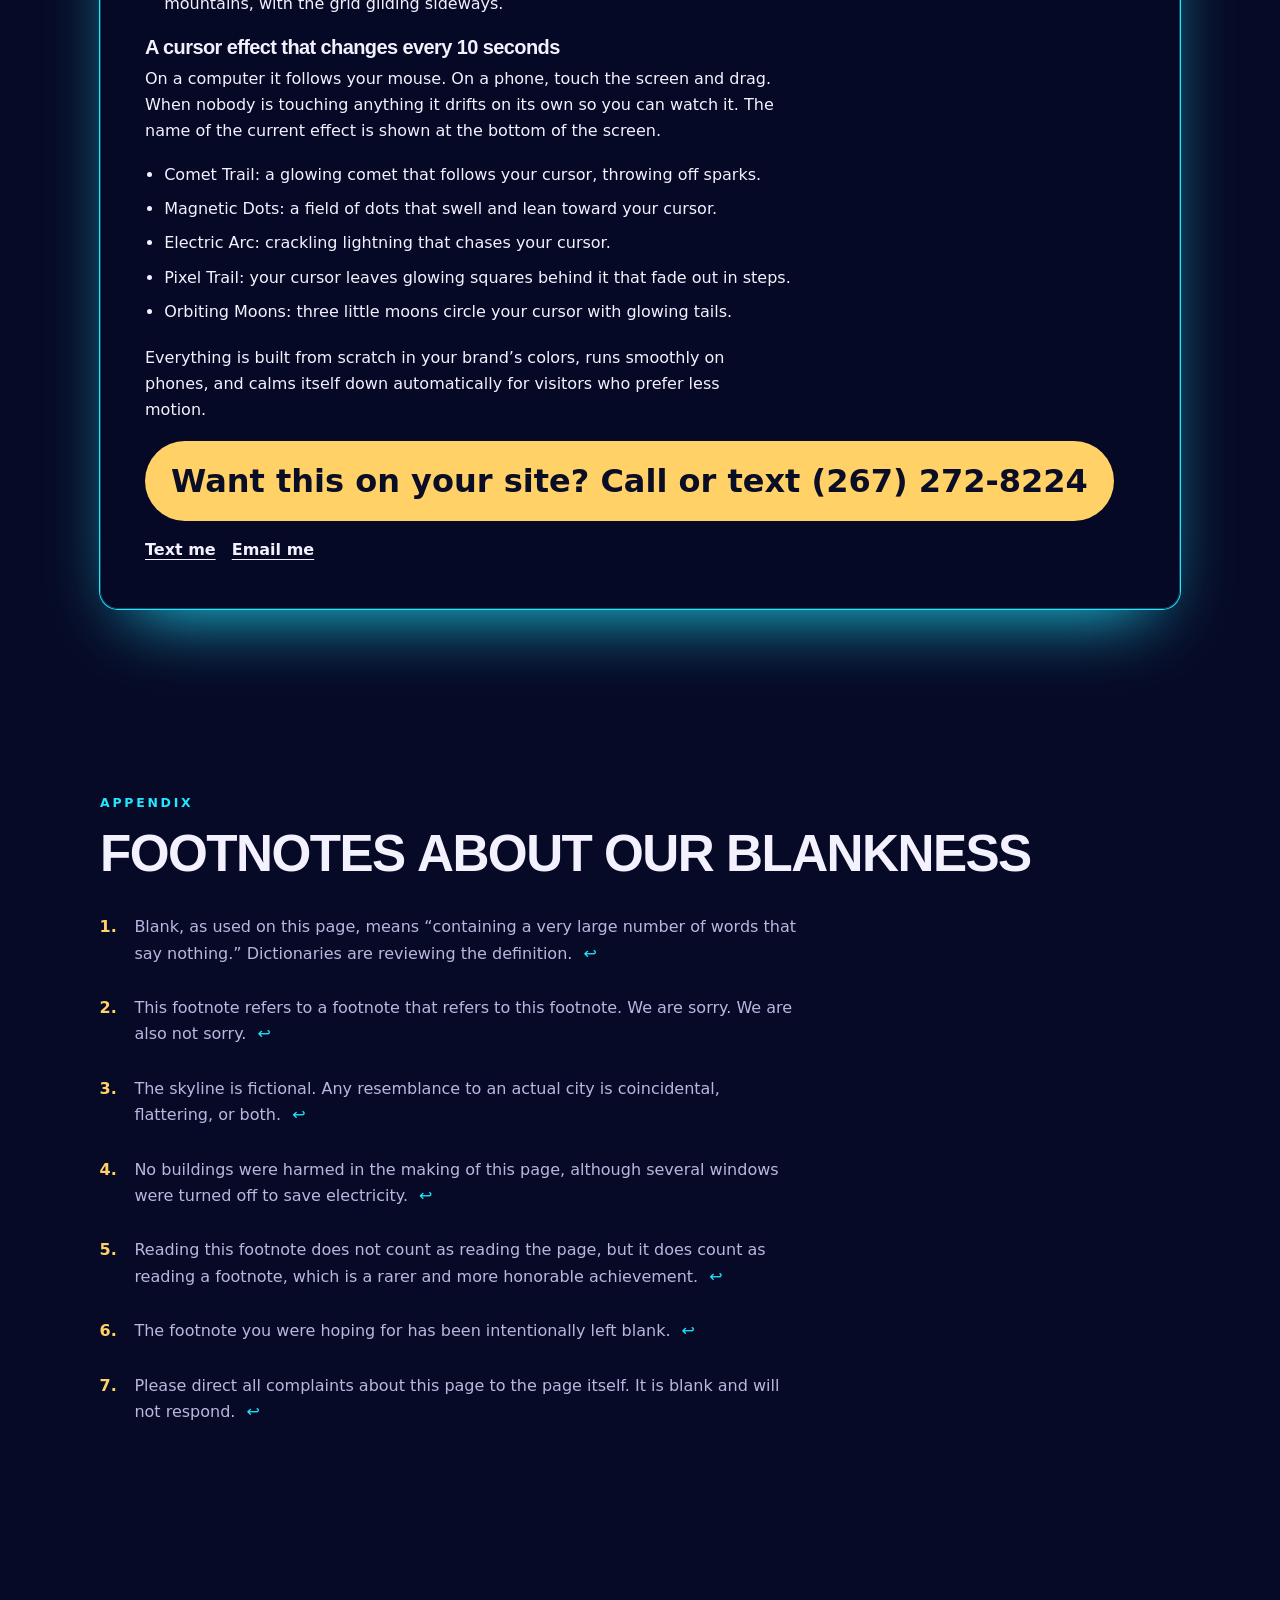
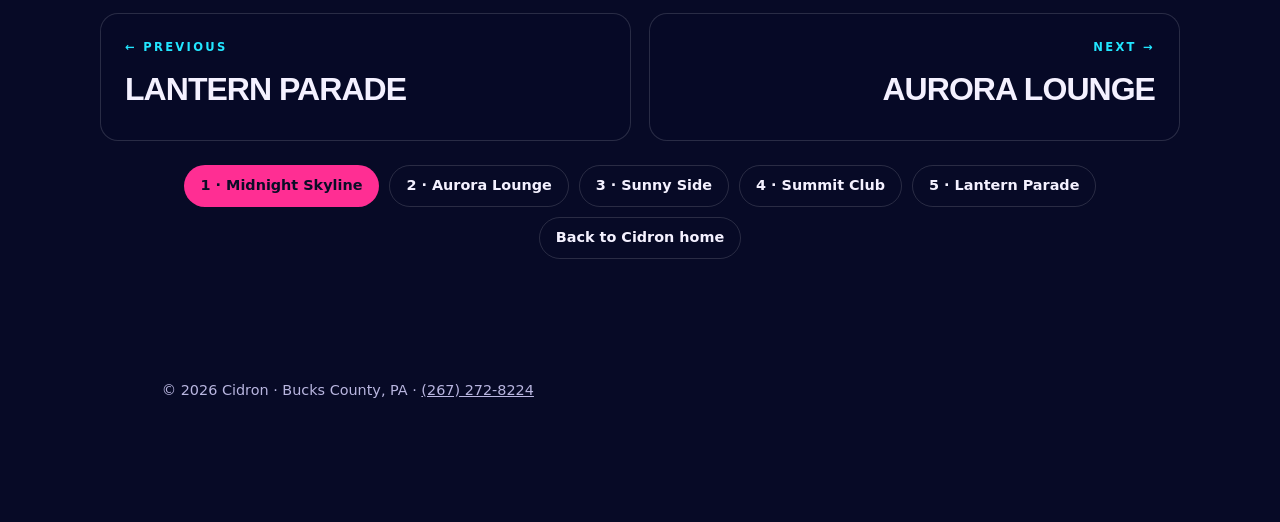
<file: showcase/midnight-skyline.html>
<!doctype html>
<html lang="en">
<head>
<meta charset="utf-8">
<meta name="viewport" content="width=device-width, initial-scale=1">
<title>Midnight Skyline | Cidron visual enhancements showcase 1 of 5</title>
<meta name="description" content="Midnight Skyline: a live demo of Cidron visual enhancements, with sliding animated backgrounds and a cursor effect that changes every 10 seconds. Page 1 of 5.">
<meta property="og:title" content="Midnight Skyline | Cidron visual enhancements showcase 1 of 5">
<meta property="og:description" content="Midnight Skyline: a live demo of Cidron visual enhancements, with sliding animated backgrounds and a cursor effect that changes every 10 seconds. Page 1 of 5.">
<meta property="og:type" content="website">
<meta property="og:url" content="https://cidrondesigns.com/showcase/midnight-skyline.html">
<meta property="og:image" content="https://cidrondesigns.com/img/cidron-logo-512.png">
<meta name="twitter:card" content="summary">
<meta name="theme-color" content="#0a0d26">
<link rel="icon" type="image/png" sizes="32x32" href="../img/cidron-logo-32.png">
<link rel="apple-touch-icon" sizes="180x180" href="../img/cidron-logo-180.png">
<script>document.documentElement.className="js";try{var d=sessionStorage.getItem("cidron-dir");if(d){document.documentElement.className+=" cin"+(d==="back"?" back":"");sessionStorage.removeItem("cidron-dir")}}catch(e){}</script>
<link rel="stylesheet" href="showcase.css">
</head>
<body class="sc th-skyline" data-pal="#ff2e93,#22e6ff,#ffd166,#8f5bff" data-bgs="skyline,neongrid" data-trackers="comet,magnetic,electric,pixel,satellites" data-emoji="">
<div class="curtain" aria-hidden="true"></div>
<div class="progress" aria-hidden="true"></div>
<canvas class="bg on" id="bgA" aria-hidden="true"></canvas><canvas class="bg" id="bgB" aria-hidden="true"></canvas>
<header class="sc-top">
  <a class="logo" href="../index.html" aria-label="Cidron home"><img src="../img/cidron-logo-128.png" srcset="../img/cidron-logo-128.png 1x, ../img/cidron-logo-256.png 2x" width="40" height="40" alt=""><span>Cidron</span></a>
  <a class="home" href="../index.html#showcase">All demos</a>
  <nav class="sc-nav" aria-label="Showcase pages"><a href="midnight-skyline.html" title="Midnight Skyline" aria-current="page">1</a><a href="aurora-lounge.html" title="Aurora Lounge" data-go="next">2</a><a href="sunny-side.html" title="Sunny Side" data-go="next">3</a><a href="summit-club.html" title="Summit Club" data-go="next">4</a><a href="lantern-parade.html" title="Lantern Parade" data-go="next">5</a></nav>
  <a class="btn" href="tel:+12672728224">Call (267) 272-8224</a>
</header>
<main>
<section class="s-hero" id="top"><div class="fl square" style="left:4%;top:14%" aria-hidden="true"><div data-par="0.12" style="will-change:transform"><i style="--s:34px;--d:7s;--r:26s;--dl:-0s;--c:var(--a1)"></i></div></div><div class="fl tri" style="left:88%;top:10%" aria-hidden="true"><div data-par="-0.18" style="will-change:transform"><i style="--s:57px;--d:9s;--r:33s;--dl:-2s;--c:var(--a2)"></i></div></div><div class="fl ring" style="left:76%;top:62%" aria-hidden="true"><div data-par="0.25" style="will-change:transform"><i style="--s:80px;--d:11s;--r:40s;--dl:-4s;--c:var(--a3)"></i></div></div><div class="fl dots" style="left:10%;top:70%" aria-hidden="true"><div data-par="-0.1" style="will-change:transform"><i style="--s:41px;--d:13s;--r:47s;--dl:-6s;--c:var(--a1)"></i></div></div><div class="fl square" style="left:46%;top:6%" aria-hidden="true"><div data-par="0.3" style="will-change:transform"><i style="--s:64px;--d:15s;--r:54s;--dl:-8s;--c:var(--a2)"></i></div></div><div class="fl star" style="left:92%;top:40%" aria-hidden="true"><div data-par="-0.22" style="will-change:transform"><i style="--s:87px;--d:7s;--r:61s;--dl:-10s;--c:var(--a3)"></i></div></div><div class="fl ring" style="left:30%;top:84%" aria-hidden="true"><div data-par="0.15" style="will-change:transform"><i style="--s:48px;--d:9s;--r:68s;--dl:-12s;--c:var(--a1)"></i></div></div><div class="fl tri" style="left:60%;top:88%" aria-hidden="true"><div data-par="-0.28" style="will-change:transform"><i style="--s:71px;--d:11s;--r:75s;--dl:-14s;--c:var(--a2)"></i></div></div><div class="fl dots" style="left:18%;top:38%" aria-hidden="true"><div data-par="0.2" style="will-change:transform"><i style="--s:94px;--d:13s;--r:82s;--dl:-16s;--c:var(--a3)"></i></div></div><div class="wrap"><div class="badge" aria-hidden="true"><svg viewBox="0 0 200 200"><defs><path id="circ" d="M100 100 m-82 0 a82 82 0 1 1 164 0 a82 82 0 1 1 -164 0"/></defs><text><textPath href="#circ" textLength="505" lengthAdjust="spacing">intentionally blank · certified blank · </textPath></text></svg><div class="core">BLANK*</div></div>
<span class="kicker rv" data-rv="left">Showcase 01 of 05 · Midnight Skyline</span>
<h1 class="h-title"><span class="ln split" data-delay="0">This page is</span><span class="ln hl split" data-delay="380">intentionally</span><span class="ln split" data-delay="760">left blank*</span></h1>
<p class="h-sub rv" data-rv="up" style="--i:2">*Per our records, this page contains absolutely nothing. It has simply been very busy containing it. Please scroll anyway.</p>
<a class="cue rv" data-rv="up" style="--i:4" href="#toc"><i></i>Scroll for nothing</a></div></section>
<div class="marq alt" aria-hidden="true"><div class="tr"><span>Intentionally blank</span><span>Nothing to see here</span><span>Please disregard this page</span><span>Content pending since forever</span><span>Circle back on nothing</span><span>Synergy not found</span><span>This space for rent</span><span>Ask me about my nothing</span><span>Intentionally blank</span><span>Nothing to see here</span><span>Please disregard this page</span><span>Content pending since forever</span><span>Circle back on nothing</span><span>Synergy not found</span><span>This space for rent</span><span>Ask me about my nothing</span></div></div>
<section class="toc" id="toc"><div class="wrap"><div class="panel tilt rv" data-rv="zoom"><span class="kicker">Table of contents</span><h2 class="split words">Contents of this page (there are none)</h2><ol><li class="rv" data-rv="left" style="--i:0"><a href="#s1"><span>Executive Summary of Nothing</span><span class="dots"></span><span class="pg">p. 0</span></a></li><li class="rv" data-rv="left" style="--i:1"><a href="#s2"><span>Key Takeaways (There Are None)</span><span class="dots"></span><span class="pg">p. 0</span></a></li><li class="rv" data-rv="left" style="--i:2"><a href="#s3"><span>A Brief History of This Blank Page</span><span class="dots"></span><span class="pg">p. ∅</span></a></li><li class="rv" data-rv="left" style="--i:3"><a href="#s4"><span>Frequently Unasked Questions</span><span class="dots"></span><span class="pg">p. -1</span></a></li><li class="rv" data-rv="left" style="--i:4"><a href="#s5"><span>Next Steps, Which Are Also Nothing</span><span class="dots"></span><span class="pg">p. 0.5</span></a></li><li class="rv" data-rv="left" style="--i:5"><a href="#notes"><span>Appendix A: Appendices About Nothing</span><span class="dots"></span><span class="pg">p. see p. 0</span></a></li></ol></div></div></section>
<section class="essay" id="s1"><div class="wrap"><div class="big-n" aria-hidden="true"><span data-par=".08" style="display:block">01</span></div><div class="panel"><h2 class="split words">Executive Summary of Nothing</h2><p class="rv" data-rv="up" style="--i:1">Thank you for visiting this page. We want to be upfront from the first sentence: this page is intentionally left blank.<sup class="fn"><a id="r1" href="#fn1" aria-label="Footnote 1">1</a></sup> Not accidentally blank, not blank because somebody forgot to finish it, and not blank because the intern wandered off. Blank on purpose, with a plan, and a budget of approximately zero. What you are currently reading is, strictly speaking, not content. It is a very long explanation of why there is no content, which our legal team assures us is a completely different thing.</p><p class="rv" data-rv="up" style="--i:2">In the spirit of full transparency, this summary was reviewed by three committees, none of which could agree on what to cut, so we cut nothing and added more. The result is a page that is blank the way a city is quiet at 3 a.m.: technically full of things, but all of them asleep. If you were hoping for something useful, there is one real section near the bottom. It is the only serious part of this page, and it is easy to find, because everything else is a joke about blankness.</p><blockquote class="pull rv" data-rv="left">“Blank is not the absence of content. It is content that has chosen to be shy.” — Nobody, just now</blockquote></div></div></section>
<section class="essay flip" id="s2"><div class="wrap"><div class="big-n" aria-hidden="true"><span data-par="-.08" style="display:block">02</span></div><div class="panel"><h2 class="split words">Key Takeaways (There Are None)</h2><p class="rv" data-rv="up" style="--i:1">Key takeaway number one: there are no key takeaways. Key takeaway number two: see key takeaway number one. We tried to write a third takeaway, but it kept coming out as a second takeaway wearing a hat. Our internal research shows that the average visitor spends between four and seven seconds on a blank page before wondering whether their screen is broken. You are well past that point, which means you are either very patient or you have a lot of free time and a strong interest in skyline-themed nothing. We respect both.</p><p class="rv" data-rv="up" style="--i:2">For your convenience, we have bolded absolutely nothing, highlighted nothing, and underlined nothing in this section.<sup class="fn"><a id="r2" href="#fn2" aria-label="Footnote 2">2</a></sup> If you are reading with a pen, you may put the pen down. If you are not reading with a pen, we are not sure why we mentioned it. Please disregard, per our last email, which was also blank.</p><div class="blank-box rv" data-rv="zoom"><span>[ This space reserved for a very important chart ]</span></div><div class="loadbar rv" data-rv="up"><div class="lb" role="progressbar" aria-valuenow="0" aria-valuemin="0" aria-valuemax="100"></div><small>Loading additional content… 0% Estimated time remaining: the heat death of the universe, give or take a long weekend.</small></div></div></div></section>
<div class="marq rev" aria-hidden="true"><div class="tr"><span>Page 1 of 5</span><span>The skyline never sleeps</span><span>Zero words of value</span><span>1,427 words (all filler)</span><span>Still blank</span><span>Definitely blank</span><span>Trust us</span><span>Blank by design</span><span>Page 1 of 5</span><span>The skyline never sleeps</span><span>Zero words of value</span><span>1,427 words (all filler)</span><span>Still blank</span><span>Definitely blank</span><span>Trust us</span><span>Blank by design</span></div></div>
<section class="essay" id="s3"><div class="wrap"><div class="big-n" aria-hidden="true"><span data-par=".08" style="display:block">03</span></div><div class="panel"><h2 class="split words">A Brief History of This Blank Page</h2><p class="rv" data-rv="up" style="--i:1">This page was born on a Thursday, which is a perfectly reasonable day to be born if you plan to accomplish nothing. Early drafts were truly empty, but the first design review concluded that a totally empty page “lacked presence.” So we added a heading. Then another heading, to keep the first one company. Then a marquee, because nobody can look at a page without a scrolling strip of text, and a fake table of contents, because every serious document has one, even the ones that contain nothing.</p><p class="rv" data-rv="up" style="--i:2">Over time this page has grown from a humble nothing into a flagship nothing, now featuring a skyline that never sleeps, a sunset that never sets, and buildings that appear to have been under construction since launch.<sup class="fn"><a id="r3" href="#fn3" aria-label="Footnote 3">3</a></sup> Historians disagree on whether this counts as progress. The buildings have no opinion. They are mostly windows, and the windows are mostly lit, which suggests somebody inside is working late on content that never arrived.</p><blockquote class="pull rv" data-rv="left">“If a page is blank in the forest and nobody scrolls it, is it still blank?” — A very tired philosopher</blockquote></div></div></section>
<div class="bigtext" aria-hidden="true"><div data-dir="l">BLANK · BLANK · BLANK · NOTHING TO SEE</div></div>
<section class="essay flip" id="s4"><div class="wrap"><div class="big-n" aria-hidden="true"><span data-par="-.08" style="display:block">04</span></div><div class="panel"><h2 class="split words">Frequently Unasked Questions</h2><p class="rv" data-rv="up" style="--i:1">Q: Is this page blank? A: Yes, intentionally, as stated in the title, the subtitle, the marquee, and now here. Q: Then why are there so many words? A: We prefer to think of them as decorative nothing, like the foam on a latte.</p><p class="rv" data-rv="up" style="--i:2">Q: Can I get a refund? A: You have paid nothing, which we will refund in full, immediately, in the form of nothing.<sup class="fn"><a id="r4" href="#fn4" aria-label="Footnote 4">4</a></sup> Q: Is the cursor effect supposed to change every ten seconds? A: Yes. That is the one thing on this page doing exactly what it says.</p><p class="rv" data-rv="up" style="--i:0">Q: Did something move just now? A: Probably. The skyline has been drifting sideways this entire time and has been far too polite to mention it. Q: Who approved this page? A: Everyone, in a meeting that could have been an email, which was also a meeting.</p><blockquote class="pull rv" data-rv="right">Q: What is the meaning of this page? A: See Appendix A. There is no Appendix A.</blockquote></div></div></section>
<section class="essay" id="s5"><div class="wrap"><div class="big-n" aria-hidden="true"><span data-par=".08" style="display:block">05</span></div><div class="panel"><h2 class="split words">Next Steps, Which Are Also Nothing</h2><p class="rv" data-rv="up" style="--i:1">Here is what happens next. First, you will finish reading this section, because the bar at the top of your screen is almost full and nobody likes to leave a progress bar unfinished. Second, we will schedule a follow-up meeting to discuss this page, which will be an email, and the email will be a meeting, and the meeting will be blank. Third, a team of motivated stakeholders will circle back to leverage the learnings, of which there are zero, at scale.<sup class="fn"><a id="r5" href="#fn5" aria-label="Footnote 5">5</a></sup></p><p class="rv" data-rv="up" style="--i:2">If you have made it this far, congratulations: you have read more words about nothing than almost anyone alive. We would give you a certificate, but the certificate is intentionally left blank.<sup class="fn"><a id="r6" href="#fn6" aria-label="Footnote 6">6</a></sup> Please keep scrolling for the part of this page that is not a joke, where we explain what you have actually been looking at and how to get it on your own website.</p></div></div></section>
<section class="stats"><div class="wrap"><span class="kicker rv">By the numbers</span><h2 class="split words">Statistics we are very proud of</h2><div class="grid"><div class="stat tilt rv" data-rv="flip" style="--i:0"><b data-count="1427" data-suffix="">1427</b><span>words that say nothing</span></div><div class="stat tilt rv" data-rv="flip" style="--i:1"><b data-count="0" data-suffix="">0</b><span>important announcements</span></div><div class="stat tilt rv" data-rv="flip" style="--i:2"><b data-count="100" data-suffix="%">100%</b><span>blank, certified by this very page</span></div><div class="stat tilt rv" data-rv="flip" style="--i:3"><b data-count="42" data-suffix="">42</b><span>buildings pretending to be busy</span></div></div></div></section>
<div class="marq rev alt" aria-hidden="true"><div class="tr"><span>Ask me about my nothing</span><span>This space for rent</span><span>Synergy not found</span><span>Circle back on nothing</span><span>Content pending since forever</span><span>Please disregard this page</span><span>Nothing to see here</span><span>Intentionally blank</span><span>Ask me about my nothing</span><span>This space for rent</span><span>Synergy not found</span><span>Circle back on nothing</span><span>Content pending since forever</span><span>Please disregard this page</span><span>Nothing to see here</span><span>Intentionally blank</span></div></div>
<section class="explain" id="real"><div class="wrap"><div class="panel rv" data-rv="up">
<span class="kicker">The real part</span>
<h2>What you’re actually looking at</h2>
<p class="lead">This page is a live demo of visual enhancements: animated touches that Cidron adds to a small business website so it looks polished and memorable.</p>
<h3>Two moving backgrounds</h3>
<p>The background slides sideways in an endless loop and swaps to a second one about every 26 seconds.</p>
<ul><li>Parallax Skyline: three layers of city buildings slide sideways at different speeds, with blinking rooftop lights, so the page feels deep.</li><li>Neon Grid Road: a glowing retro road with a setting sun and wireframe mountains, with the grid gliding sideways.</li></ul>
<h3>A cursor effect that changes every 10 seconds</h3>
<p>On a computer it follows your mouse. On a phone, touch the screen and drag. When nobody is touching anything it drifts on its own so you can watch it. The name of the current effect is shown at the bottom of the screen.</p>
<ul><li>Comet Trail: a glowing comet that follows your cursor, throwing off sparks.</li><li>Magnetic Dots: a field of dots that swell and lean toward your cursor.</li><li>Electric Arc: crackling lightning that chases your cursor.</li><li>Pixel Trail: your cursor leaves glowing squares behind it that fade out in steps.</li><li>Orbiting Moons: three little moons circle your cursor with glowing tails.</li></ul>
<p>Everything is built from scratch in your brand’s colors, runs smoothly on phones, and calms itself down automatically for visitors who prefer less motion.</p>
<div class="cta"><a class="big" href="tel:+12672728224">Want this on your site? Call or text (267) 272-8224</a><a class="sec" href="sms:+12672728224">Text me</a><a class="sec" href="mailto:killalyj2061@gmail.com?subject=Cidron%20visual%20enhancements">Email me</a></div>
</div></div></section>
<section class="notes" id="notes"><div class="wrap"><span class="kicker">Appendix</span><h2 class="split words">Footnotes about our blankness</h2><ol><li id="fn1" class="rv" data-rv="left" style="--i:0">Blank, as used on this page, means “containing a very large number of words that say nothing.” Dictionaries are reviewing the definition. <a class="back" href="#r1" aria-label="Back to text">↩</a></li><li id="fn2" class="rv" data-rv="left" style="--i:1">This footnote refers to a footnote that refers to this footnote. We are sorry. We are also not sorry. <a class="back" href="#r2" aria-label="Back to text">↩</a></li><li id="fn3" class="rv" data-rv="left" style="--i:2">The skyline is fictional. Any resemblance to an actual city is coincidental, flattering, or both. <a class="back" href="#r3" aria-label="Back to text">↩</a></li><li id="fn4" class="rv" data-rv="left" style="--i:0">No buildings were harmed in the making of this page, although several windows were turned off to save electricity. <a class="back" href="#r4" aria-label="Back to text">↩</a></li><li id="fn5" class="rv" data-rv="left" style="--i:1">Reading this footnote does not count as reading the page, but it does count as reading a footnote, which is a rarer and more honorable achievement. <a class="back" href="#r5" aria-label="Back to text">↩</a></li><li id="fn6" class="rv" data-rv="left" style="--i:2">The footnote you were hoping for has been intentionally left blank. <a class="back" href="#r6" aria-label="Back to text">↩</a></li><li id="fn7" class="rv" data-rv="left" style="--i:0">Please direct all complaints about this page to the page itself. It is blank and will not respond. <a class="back" href="#r7" aria-label="Back to text">↩</a></li></ol></div></section>
<section class="pager"><div class="wrap"><a class="pg prev rv" data-rv="left" data-go="prev" href="lantern-parade.html"><small>← Previous</small><strong>Lantern Parade</strong></a><a class="pg next rv" data-rv="right" data-go="next" href="aurora-lounge.html"><small>Next →</small><strong>Aurora Lounge</strong></a><div class="all rv" data-rv="up"><a href="midnight-skyline.html" aria-current="page">1 · Midnight Skyline</a><a href="aurora-lounge.html" data-go="next">2 · Aurora Lounge</a><a href="sunny-side.html" data-go="next">3 · Sunny Side</a><a href="summit-club.html" data-go="next">4 · Summit Club</a><a href="lantern-parade.html" data-go="next">5 · Lantern Parade</a><a href="../index.html#showcase">Back to Cidron home</a></div></div></section>
</main>
<footer><p>© <span id="y">2026</span> Cidron · Bucks County, PA · <a href="tel:+12672728224">(267) 272-8224</a></p></footer>
<canvas id="fx" aria-hidden="true"></canvas>
<div class="dock" aria-hidden="true"><div class="pill" id="dk-tr"><small>Cursor effect</small><b><span id="dk-tr-name">…</span><em id="dk-tr-sec">10s</em></b><i class="bar" id="dk-tr-bar"></i></div><div class="pill" id="dk-bg"><small>Background <span id="dk-bg-n">1/2</span></small><b id="dk-bg-name">…</b></div></div>
<script src="fx.js"></script>
<script src="ui.js"></script>
</body>
</html>
</file>
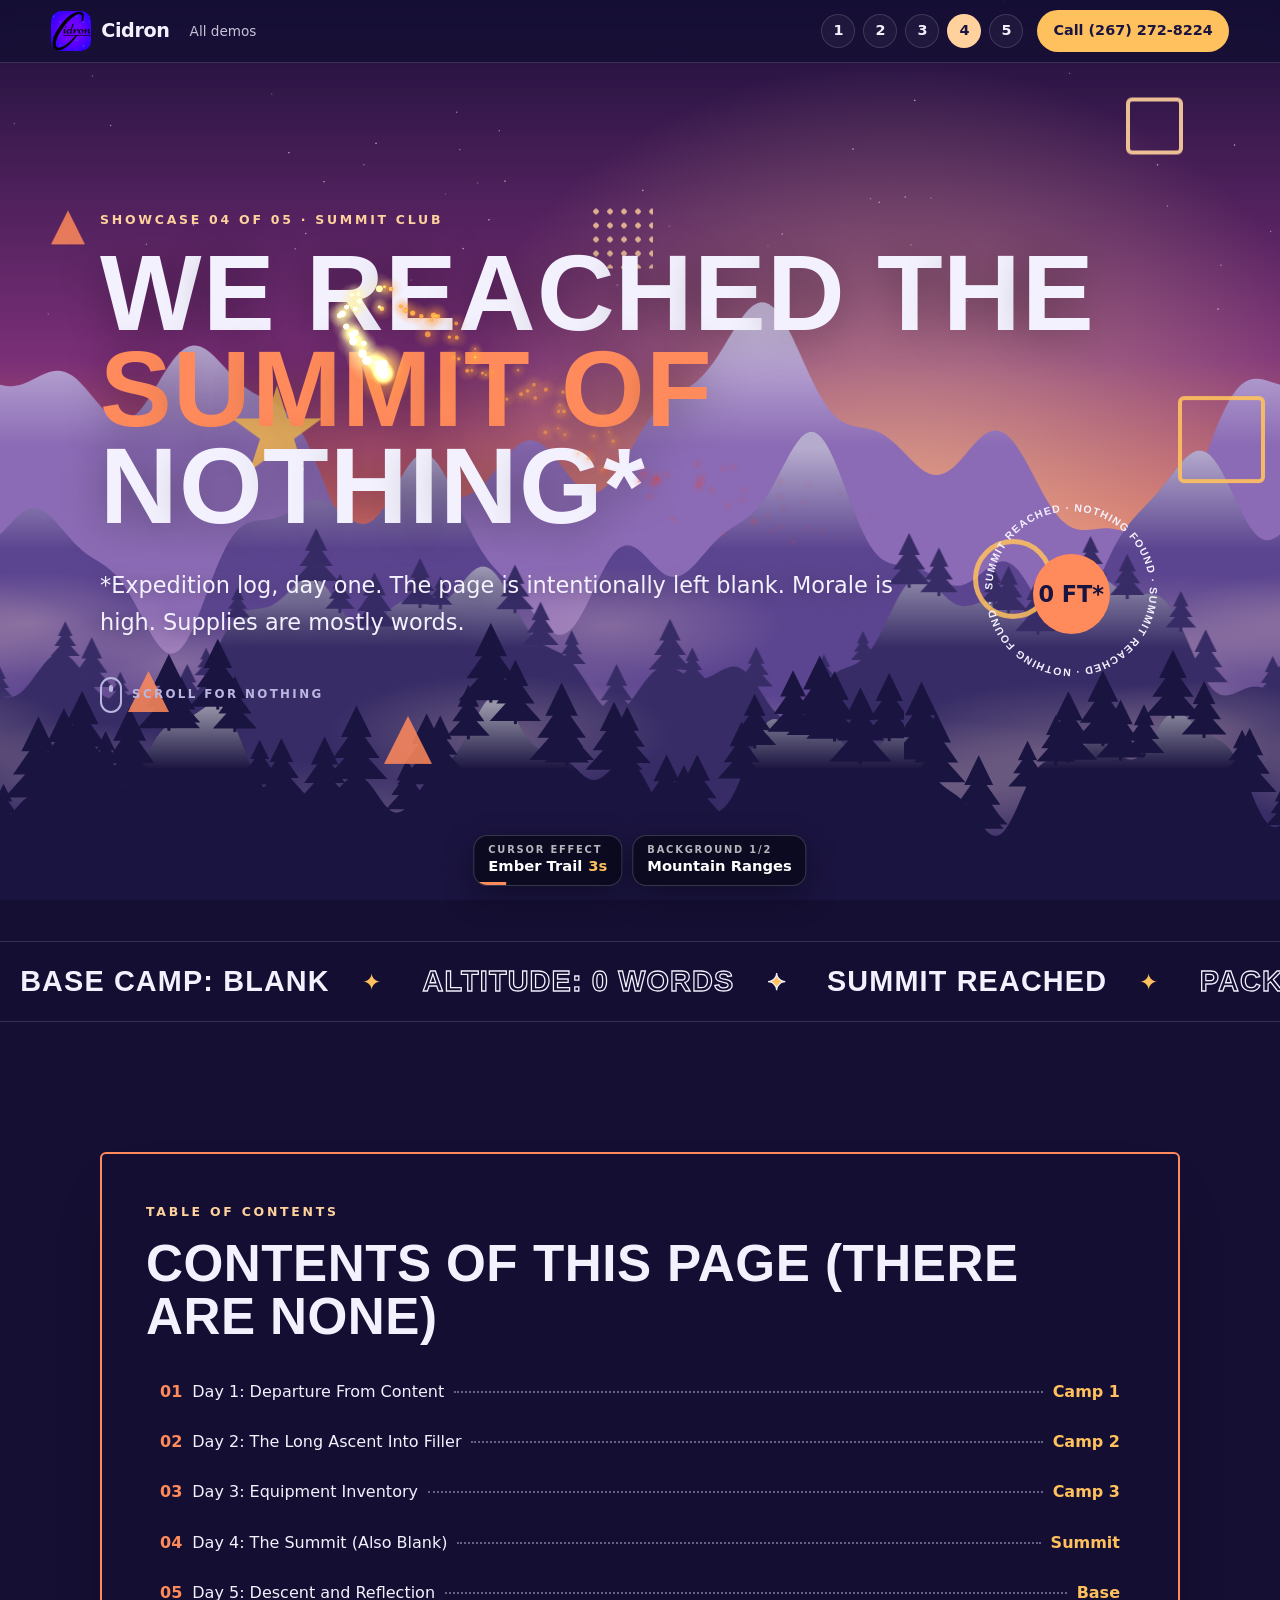
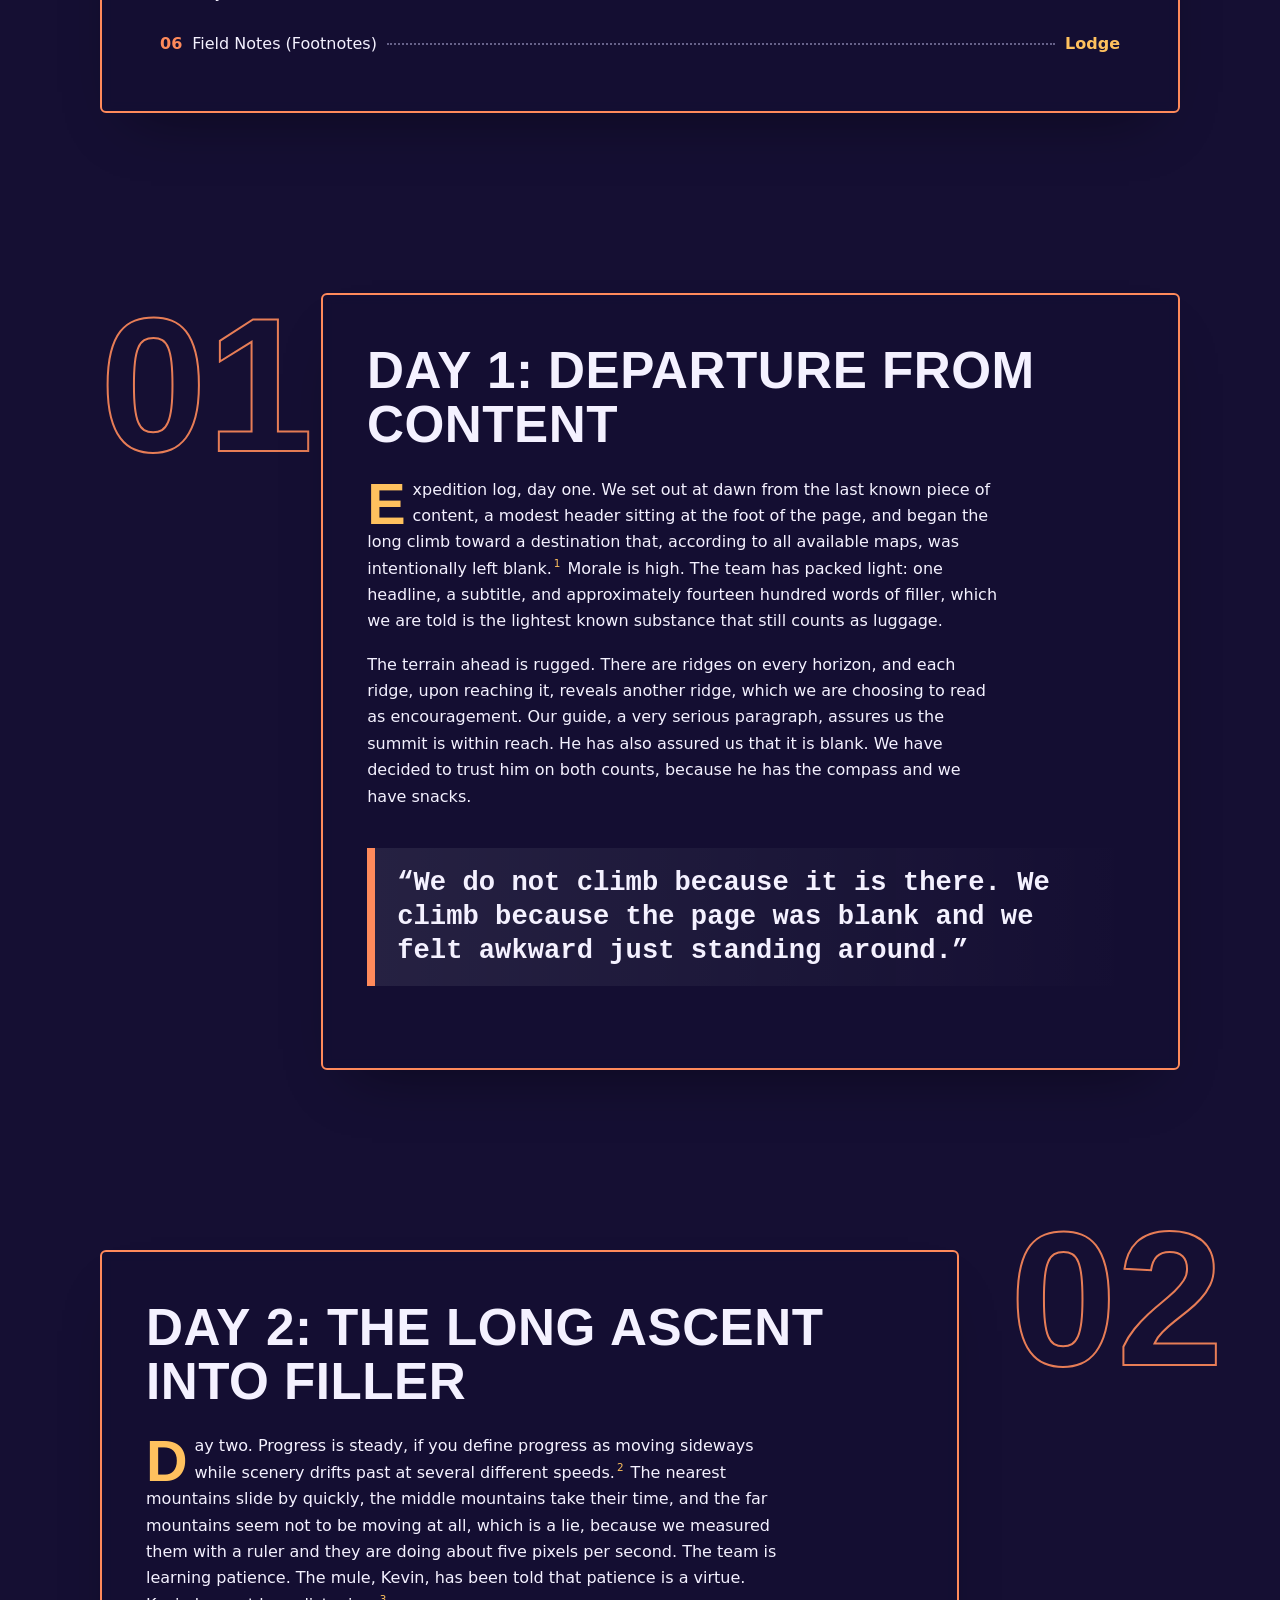
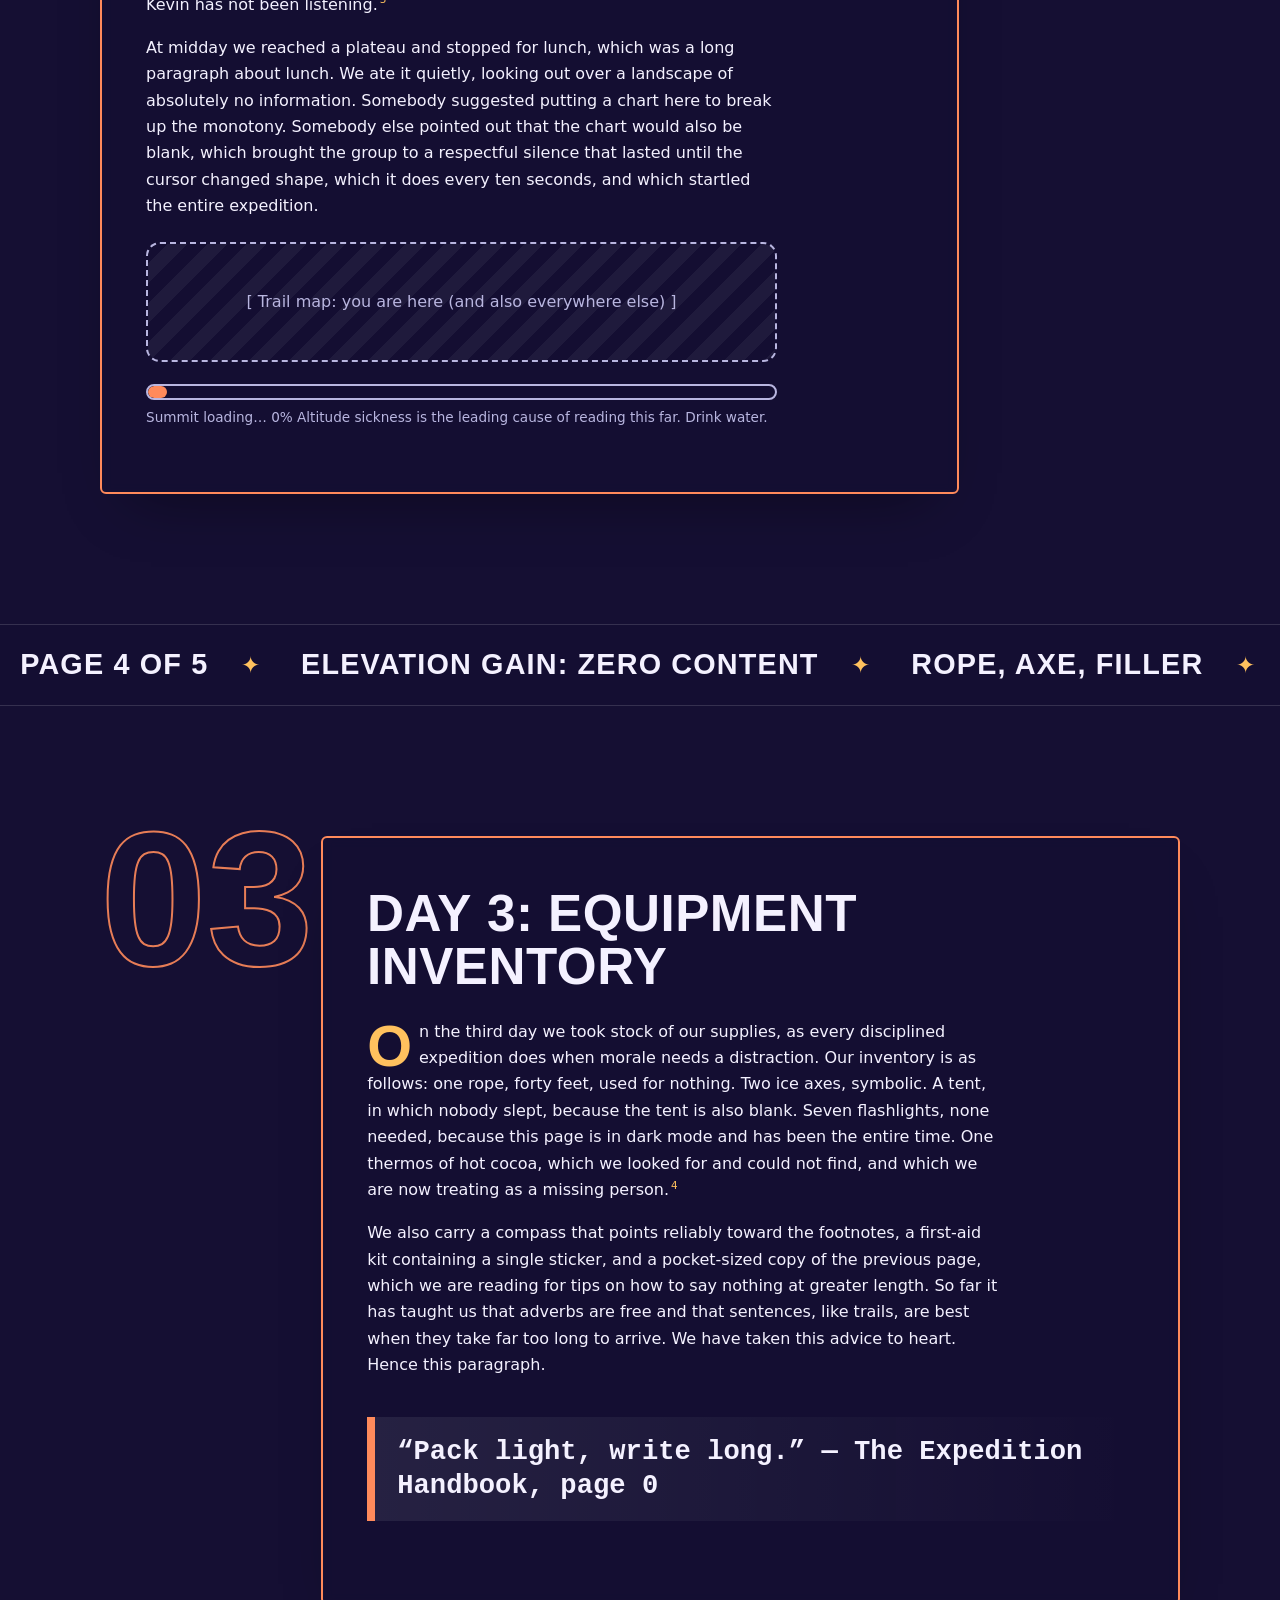
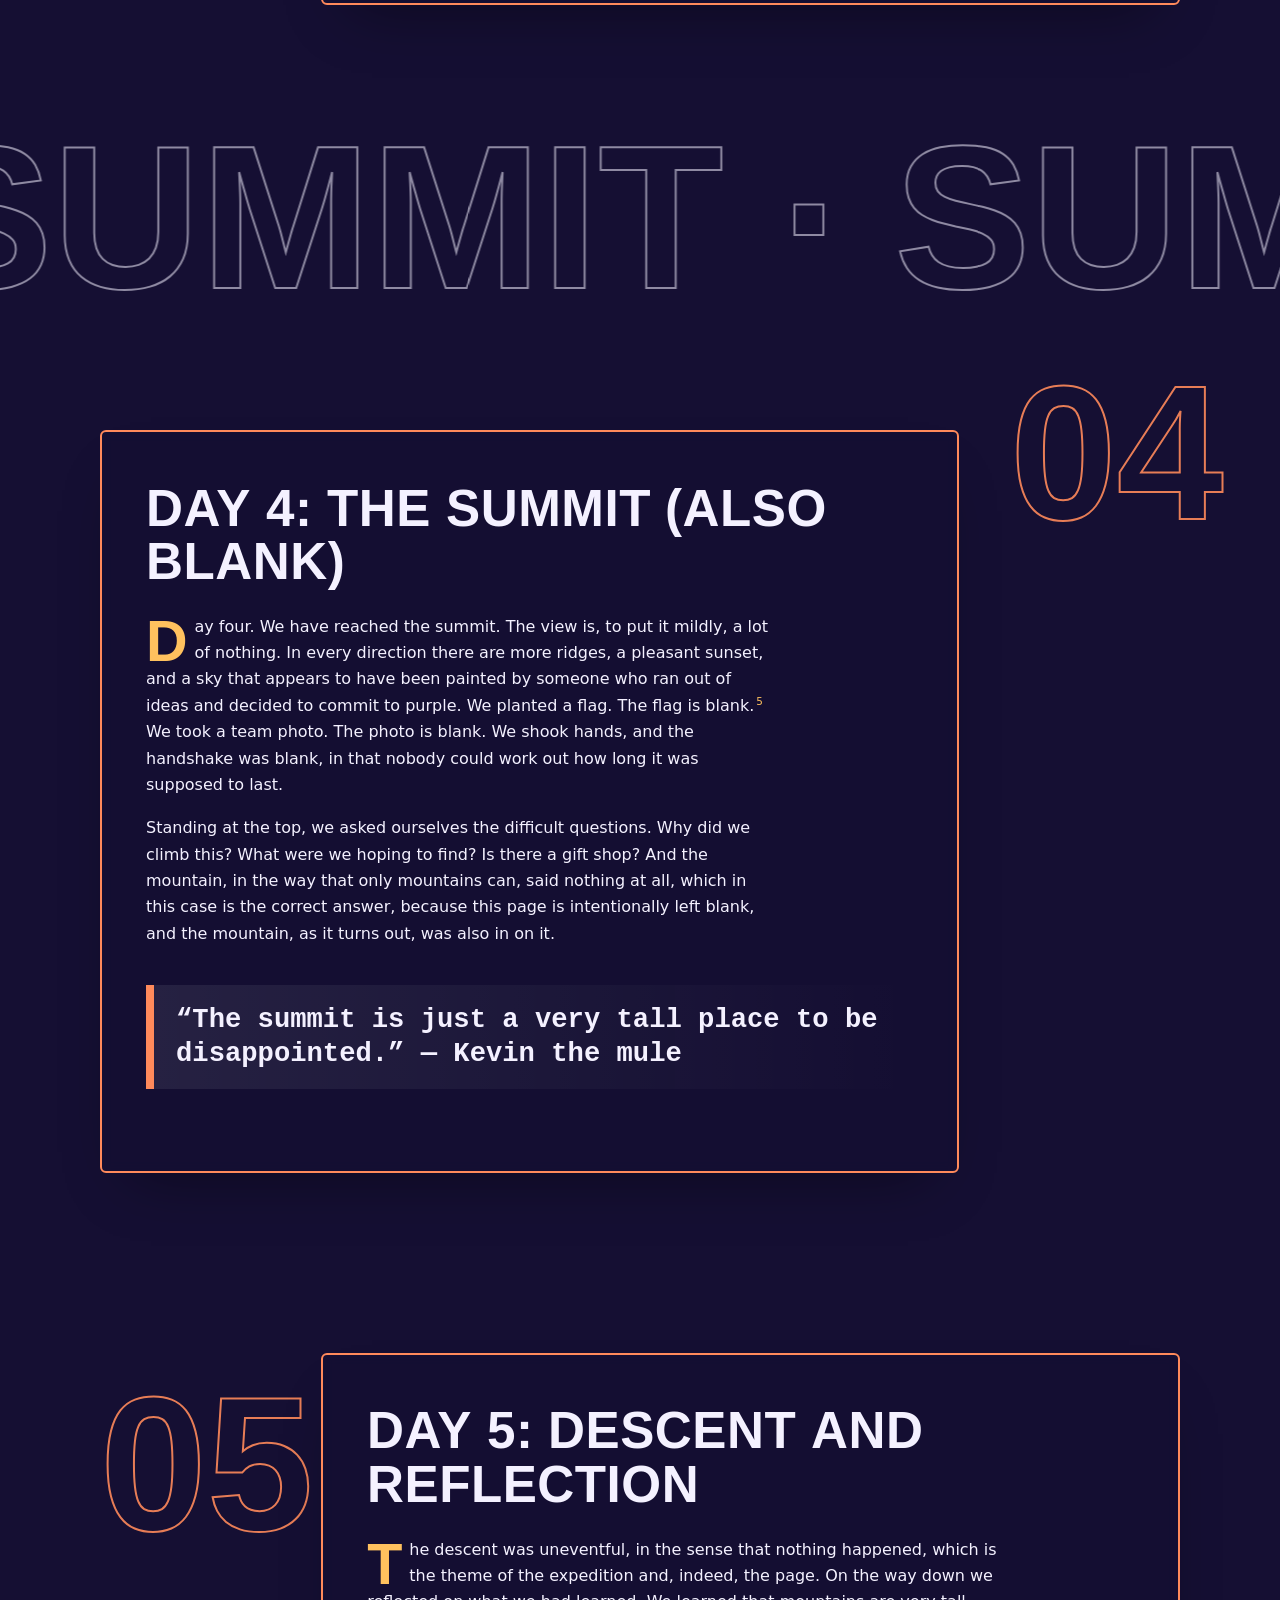
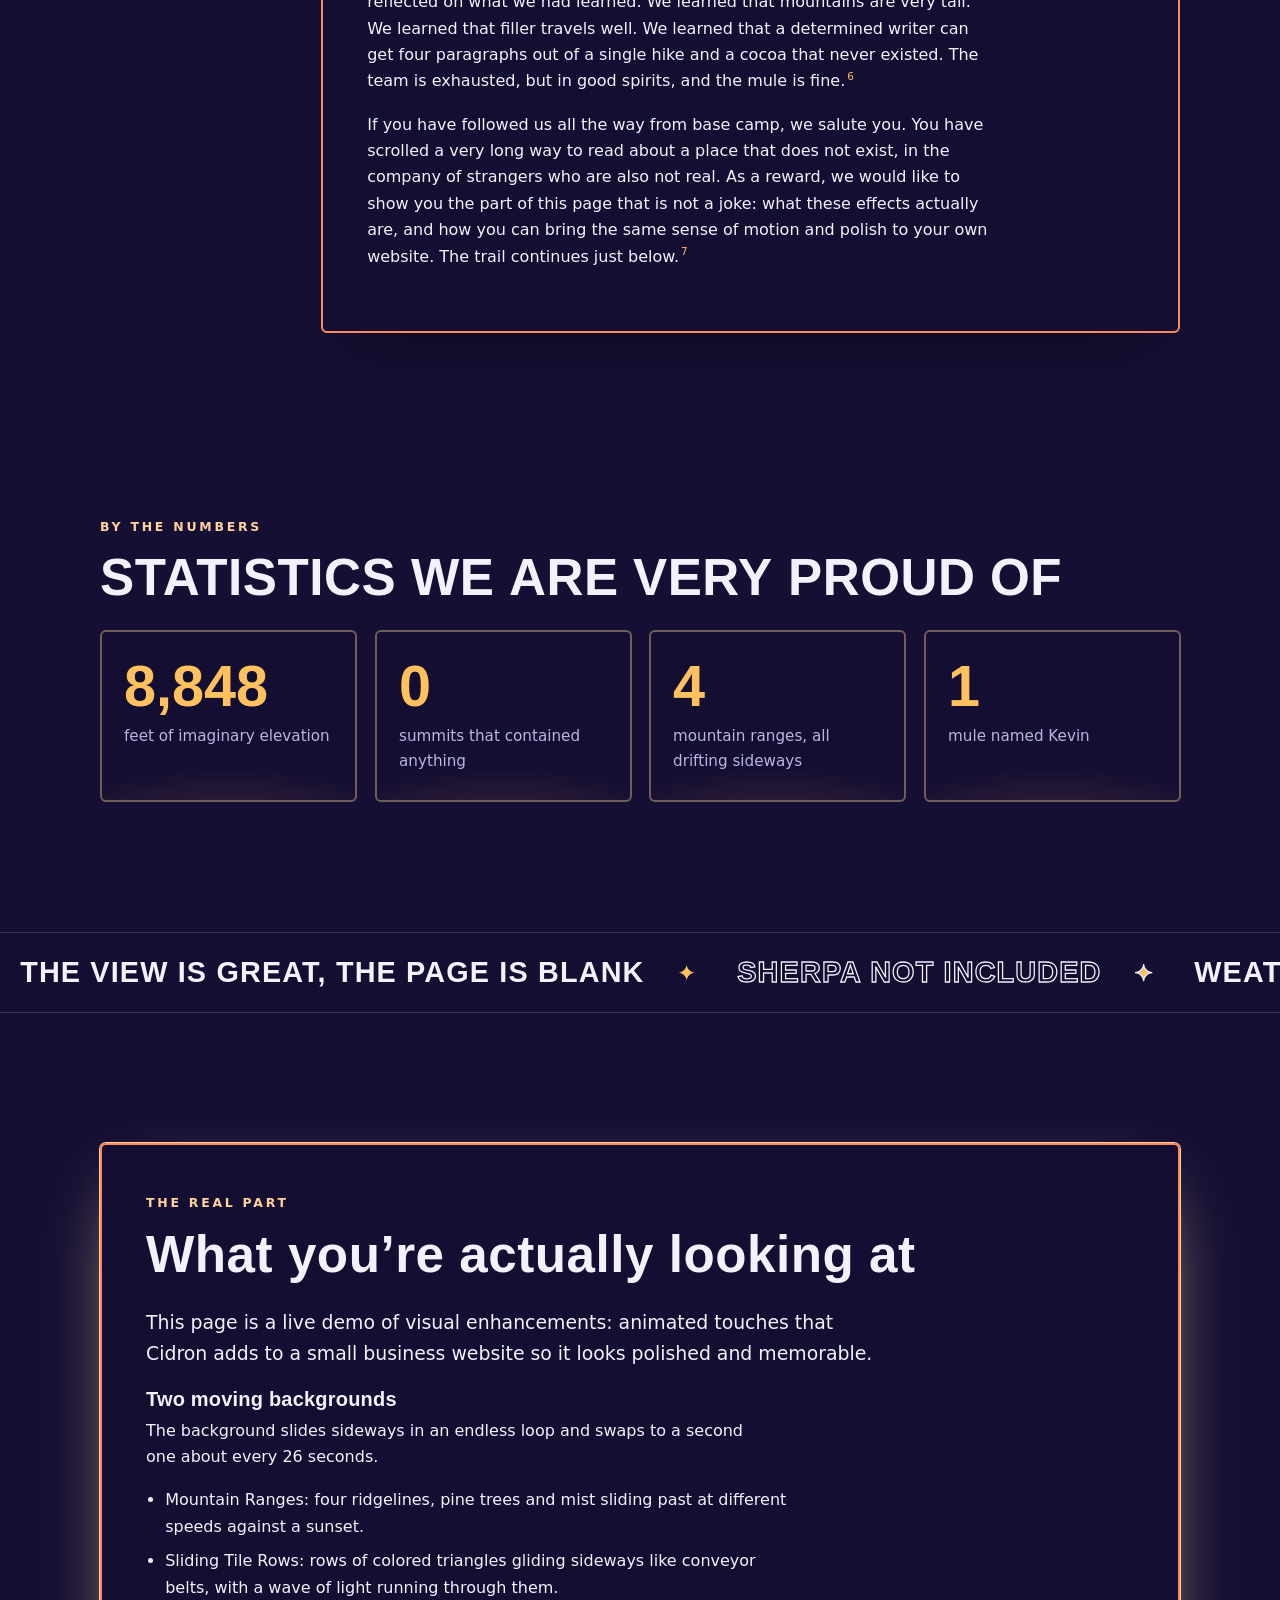
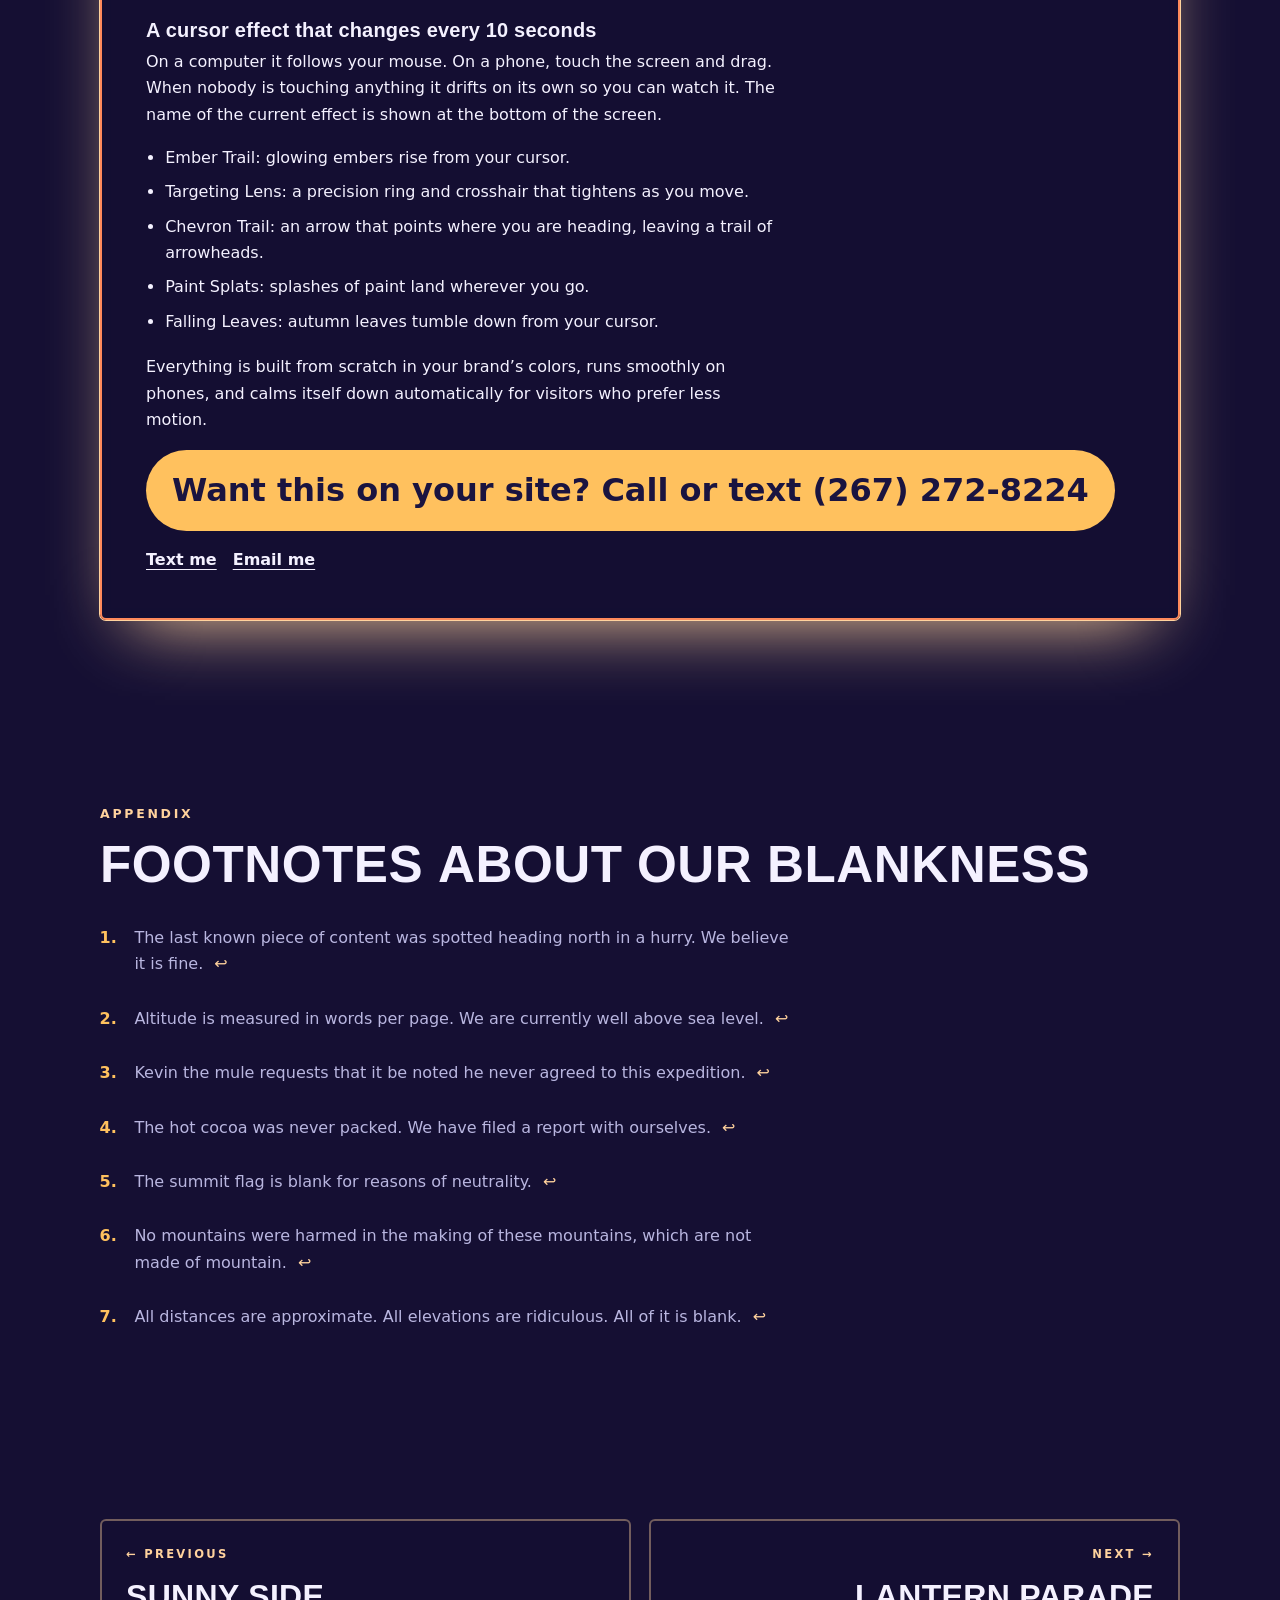
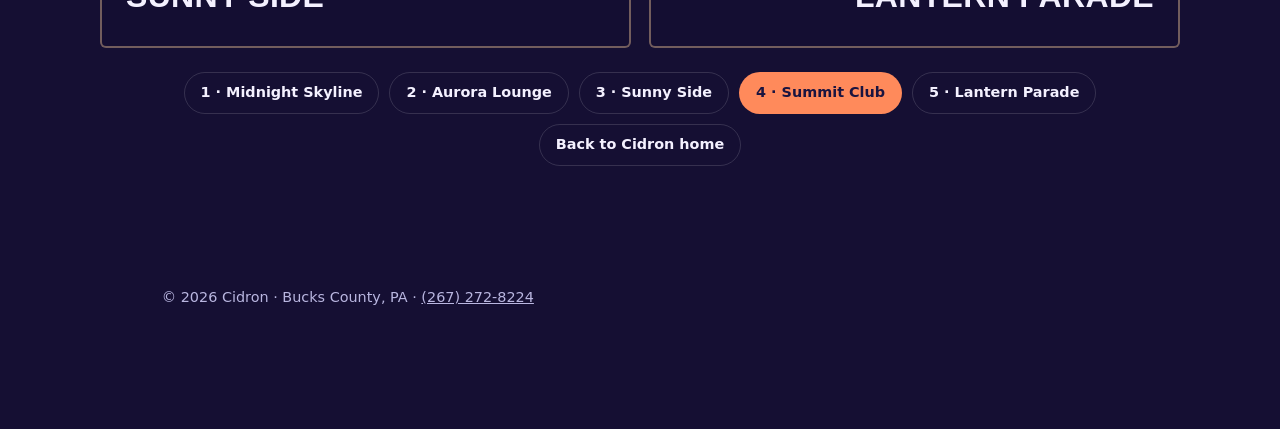
<file: showcase/summit-club.html>
<!doctype html>
<html lang="en">
<head>
<meta charset="utf-8">
<meta name="viewport" content="width=device-width, initial-scale=1">
<title>Summit Club | Cidron visual enhancements showcase 4 of 5</title>
<meta name="description" content="Summit Club: a live demo of Cidron visual enhancements, with sliding animated backgrounds and a cursor effect that changes every 10 seconds. Page 4 of 5.">
<meta property="og:title" content="Summit Club | Cidron visual enhancements showcase 4 of 5">
<meta property="og:description" content="Summit Club: a live demo of Cidron visual enhancements, with sliding animated backgrounds and a cursor effect that changes every 10 seconds. Page 4 of 5.">
<meta property="og:type" content="website">
<meta property="og:url" content="https://cidrondesigns.com/showcase/summit-club.html">
<meta property="og:image" content="https://cidrondesigns.com/img/cidron-logo-512.png">
<meta name="twitter:card" content="summary">
<meta name="theme-color" content="#0a0d26">
<link rel="icon" type="image/png" sizes="32x32" href="../img/cidron-logo-32.png">
<link rel="apple-touch-icon" sizes="180x180" href="../img/cidron-logo-180.png">
<script>document.documentElement.className="js";try{var d=sessionStorage.getItem("cidron-dir");if(d){document.documentElement.className+=" cin"+(d==="back"?" back":"");sessionStorage.removeItem("cidron-dir")}}catch(e){}</script>
<link rel="stylesheet" href="showcase.css">
</head>
<body class="sc th-summit" data-pal="#ff8a5b,#ffd29d,#ffc15e,#c06cff" data-bgs="mountains,tiles" data-trackers="ember,lens,chevrons,splats,leaves" data-emoji="">
<div class="curtain" aria-hidden="true"></div>
<div class="progress" aria-hidden="true"></div>
<canvas class="bg on" id="bgA" aria-hidden="true"></canvas><canvas class="bg" id="bgB" aria-hidden="true"></canvas>
<header class="sc-top">
  <a class="logo" href="../index.html" aria-label="Cidron home"><img src="../img/cidron-logo-128.png" srcset="../img/cidron-logo-128.png 1x, ../img/cidron-logo-256.png 2x" width="40" height="40" alt=""><span>Cidron</span></a>
  <a class="home" href="../index.html#showcase">All demos</a>
  <nav class="sc-nav" aria-label="Showcase pages"><a href="midnight-skyline.html" title="Midnight Skyline" data-go="prev">1</a><a href="aurora-lounge.html" title="Aurora Lounge" data-go="prev">2</a><a href="sunny-side.html" title="Sunny Side" data-go="prev">3</a><a href="summit-club.html" title="Summit Club" aria-current="page">4</a><a href="lantern-parade.html" title="Lantern Parade" data-go="next">5</a></nav>
  <a class="btn" href="tel:+12672728224">Call (267) 272-8224</a>
</header>
<main>
<section class="s-hero" id="top"><div class="fl tri" style="left:4%;top:14%" aria-hidden="true"><div data-par="0.12" style="will-change:transform"><i style="--s:34px;--d:7s;--r:26s;--dl:-0s;--c:var(--a1)"></i></div></div><div class="fl square" style="left:88%;top:10%" aria-hidden="true"><div data-par="-0.18" style="will-change:transform"><i style="--s:57px;--d:9s;--r:33s;--dl:-2s;--c:var(--a2)"></i></div></div><div class="fl ring" style="left:76%;top:62%" aria-hidden="true"><div data-par="0.25" style="will-change:transform"><i style="--s:80px;--d:11s;--r:40s;--dl:-4s;--c:var(--a3)"></i></div></div><div class="fl tri" style="left:10%;top:70%" aria-hidden="true"><div data-par="-0.1" style="will-change:transform"><i style="--s:41px;--d:13s;--r:47s;--dl:-6s;--c:var(--a1)"></i></div></div><div class="fl dots" style="left:46%;top:6%" aria-hidden="true"><div data-par="0.3" style="will-change:transform"><i style="--s:64px;--d:15s;--r:54s;--dl:-8s;--c:var(--a2)"></i></div></div><div class="fl square" style="left:92%;top:40%" aria-hidden="true"><div data-par="-0.22" style="will-change:transform"><i style="--s:87px;--d:7s;--r:61s;--dl:-10s;--c:var(--a3)"></i></div></div><div class="fl tri" style="left:30%;top:84%" aria-hidden="true"><div data-par="0.15" style="will-change:transform"><i style="--s:48px;--d:9s;--r:68s;--dl:-12s;--c:var(--a1)"></i></div></div><div class="fl ring" style="left:60%;top:88%" aria-hidden="true"><div data-par="-0.28" style="will-change:transform"><i style="--s:71px;--d:11s;--r:75s;--dl:-14s;--c:var(--a2)"></i></div></div><div class="fl star" style="left:18%;top:38%" aria-hidden="true"><div data-par="0.2" style="will-change:transform"><i style="--s:94px;--d:13s;--r:82s;--dl:-16s;--c:var(--a3)"></i></div></div><div class="wrap"><div class="badge" aria-hidden="true"><svg viewBox="0 0 200 200"><defs><path id="circ" d="M100 100 m-82 0 a82 82 0 1 1 164 0 a82 82 0 1 1 -164 0"/></defs><text><textPath href="#circ" textLength="505" lengthAdjust="spacing">summit reached · nothing found · summit reached · nothing found · </textPath></text></svg><div class="core">0 FT*</div></div>
<span class="kicker rv" data-rv="left">Showcase 04 of 05 · Summit Club</span>
<h1 class="h-title"><span class="ln split" data-delay="0">We reached the</span><span class="ln hl split" data-delay="380">summit of</span><span class="ln split" data-delay="760">nothing*</span></h1>
<p class="h-sub rv" data-rv="up" style="--i:2">*Expedition log, day one. The page is intentionally left blank. Morale is high. Supplies are mostly words.</p>
<a class="cue rv" data-rv="up" style="--i:4" href="#toc"><i></i>Scroll for nothing</a></div></section>
<div class="marq alt" aria-hidden="true"><div class="tr"><span>Base camp: blank</span><span>Altitude: 0 words</span><span>Summit reached</span><span>Pack light, write long</span><span>Next stop: more nothing</span><span>Weather: clear. Content: none</span><span>Sherpa not included</span><span>The view is great, the page is blank</span><span>Base camp: blank</span><span>Altitude: 0 words</span><span>Summit reached</span><span>Pack light, write long</span><span>Next stop: more nothing</span><span>Weather: clear. Content: none</span><span>Sherpa not included</span><span>The view is great, the page is blank</span></div></div>
<section class="toc" id="toc"><div class="wrap"><div class="panel tilt rv" data-rv="zoom"><span class="kicker">Table of contents</span><h2 class="split words">Contents of this page (there are none)</h2><ol><li class="rv" data-rv="left" style="--i:0"><a href="#s1"><span>Day 1: Departure From Content</span><span class="dots"></span><span class="pg">Camp 1</span></a></li><li class="rv" data-rv="left" style="--i:1"><a href="#s2"><span>Day 2: The Long Ascent Into Filler</span><span class="dots"></span><span class="pg">Camp 2</span></a></li><li class="rv" data-rv="left" style="--i:2"><a href="#s3"><span>Day 3: Equipment Inventory</span><span class="dots"></span><span class="pg">Camp 3</span></a></li><li class="rv" data-rv="left" style="--i:3"><a href="#s4"><span>Day 4: The Summit (Also Blank)</span><span class="dots"></span><span class="pg">Summit</span></a></li><li class="rv" data-rv="left" style="--i:4"><a href="#s5"><span>Day 5: Descent and Reflection</span><span class="dots"></span><span class="pg">Base</span></a></li><li class="rv" data-rv="left" style="--i:5"><a href="#notes"><span>Field Notes (Footnotes)</span><span class="dots"></span><span class="pg">Lodge</span></a></li></ol></div></div></section>
<section class="essay" id="s1"><div class="wrap"><div class="big-n" aria-hidden="true"><span data-par=".08" style="display:block">01</span></div><div class="panel"><h2 class="split words">Day 1: Departure From Content</h2><p class="rv" data-rv="up" style="--i:1">Expedition log, day one. We set out at dawn from the last known piece of content, a modest header sitting at the foot of the page, and began the long climb toward a destination that, according to all available maps, was intentionally left blank.<sup class="fn"><a id="r1" href="#fn1" aria-label="Footnote 1">1</a></sup> Morale is high. The team has packed light: one headline, a subtitle, and approximately fourteen hundred words of filler, which we are told is the lightest known substance that still counts as luggage.</p><p class="rv" data-rv="up" style="--i:2">The terrain ahead is rugged. There are ridges on every horizon, and each ridge, upon reaching it, reveals another ridge, which we are choosing to read as encouragement. Our guide, a very serious paragraph, assures us the summit is within reach. He has also assured us that it is blank. We have decided to trust him on both counts, because he has the compass and we have snacks.</p><blockquote class="pull rv" data-rv="left">“We do not climb because it is there. We climb because the page was blank and we felt awkward just standing around.”</blockquote></div></div></section>
<section class="essay flip" id="s2"><div class="wrap"><div class="big-n" aria-hidden="true"><span data-par="-.08" style="display:block">02</span></div><div class="panel"><h2 class="split words">Day 2: The Long Ascent Into Filler</h2><p class="rv" data-rv="up" style="--i:1">Day two. Progress is steady, if you define progress as moving sideways while scenery drifts past at several different speeds.<sup class="fn"><a id="r2" href="#fn2" aria-label="Footnote 2">2</a></sup> The nearest mountains slide by quickly, the middle mountains take their time, and the far mountains seem not to be moving at all, which is a lie, because we measured them with a ruler and they are doing about five pixels per second. The team is learning patience. The mule, Kevin, has been told that patience is a virtue. Kevin has not been listening.<sup class="fn"><a id="r3" href="#fn3" aria-label="Footnote 3">3</a></sup></p><p class="rv" data-rv="up" style="--i:2">At midday we reached a plateau and stopped for lunch, which was a long paragraph about lunch. We ate it quietly, looking out over a landscape of absolutely no information. Somebody suggested putting a chart here to break up the monotony. Somebody else pointed out that the chart would also be blank, which brought the group to a respectful silence that lasted until the cursor changed shape, which it does every ten seconds, and which startled the entire expedition.</p><div class="blank-box rv" data-rv="zoom"><span>[ Trail map: you are here (and also everywhere else) ]</span></div><div class="loadbar rv" data-rv="up"><div class="lb" role="progressbar" aria-valuenow="0" aria-valuemin="0" aria-valuemax="100"></div><small>Summit loading… 0% Altitude sickness is the leading cause of reading this far. Drink water.</small></div></div></div></section>
<div class="marq rev" aria-hidden="true"><div class="tr"><span>Page 4 of 5</span><span>Elevation gain: zero content</span><span>Rope, axe, filler</span><span>Trail marker: you are here</span><span>Hike sideways, never arrive</span><span>Hot cocoa not found</span><span>No cell service for ideas</span><span>Page 4 of 5</span><span>Elevation gain: zero content</span><span>Rope, axe, filler</span><span>Trail marker: you are here</span><span>Hike sideways, never arrive</span><span>Hot cocoa not found</span><span>No cell service for ideas</span></div></div>
<section class="essay" id="s3"><div class="wrap"><div class="big-n" aria-hidden="true"><span data-par=".08" style="display:block">03</span></div><div class="panel"><h2 class="split words">Day 3: Equipment Inventory</h2><p class="rv" data-rv="up" style="--i:1">On the third day we took stock of our supplies, as every disciplined expedition does when morale needs a distraction. Our inventory is as follows: one rope, forty feet, used for nothing. Two ice axes, symbolic. A tent, in which nobody slept, because the tent is also blank. Seven flashlights, none needed, because this page is in dark mode and has been the entire time. One thermos of hot cocoa, which we looked for and could not find, and which we are now treating as a missing person.<sup class="fn"><a id="r4" href="#fn4" aria-label="Footnote 4">4</a></sup></p><p class="rv" data-rv="up" style="--i:2">We also carry a compass that points reliably toward the footnotes, a first-aid kit containing a single sticker, and a pocket-sized copy of the previous page, which we are reading for tips on how to say nothing at greater length. So far it has taught us that adverbs are free and that sentences, like trails, are best when they take far too long to arrive. We have taken this advice to heart. Hence this paragraph.</p><blockquote class="pull rv" data-rv="left">“Pack light, write long.” — The Expedition Handbook, page 0</blockquote></div></div></section>
<div class="bigtext" aria-hidden="true"><div data-dir="l">SUMMIT · SUMMIT · SUMMIT · BLANK</div></div>
<section class="essay flip" id="s4"><div class="wrap"><div class="big-n" aria-hidden="true"><span data-par="-.08" style="display:block">04</span></div><div class="panel"><h2 class="split words">Day 4: The Summit (Also Blank)</h2><p class="rv" data-rv="up" style="--i:1">Day four. We have reached the summit. The view is, to put it mildly, a lot of nothing. In every direction there are more ridges, a pleasant sunset, and a sky that appears to have been painted by someone who ran out of ideas and decided to commit to purple. We planted a flag. The flag is blank.<sup class="fn"><a id="r5" href="#fn5" aria-label="Footnote 5">5</a></sup> We took a team photo. The photo is blank. We shook hands, and the handshake was blank, in that nobody could work out how long it was supposed to last.</p><p class="rv" data-rv="up" style="--i:2">Standing at the top, we asked ourselves the difficult questions. Why did we climb this? What were we hoping to find? Is there a gift shop? And the mountain, in the way that only mountains can, said nothing at all, which in this case is the correct answer, because this page is intentionally left blank, and the mountain, as it turns out, was also in on it.</p><blockquote class="pull rv" data-rv="right">“The summit is just a very tall place to be disappointed.” — Kevin the mule</blockquote></div></div></section>
<section class="essay" id="s5"><div class="wrap"><div class="big-n" aria-hidden="true"><span data-par=".08" style="display:block">05</span></div><div class="panel"><h2 class="split words">Day 5: Descent and Reflection</h2><p class="rv" data-rv="up" style="--i:1">The descent was uneventful, in the sense that nothing happened, which is the theme of the expedition and, indeed, the page. On the way down we reflected on what we had learned. We learned that mountains are very tall. We learned that filler travels well. We learned that a determined writer can get four paragraphs out of a single hike and a cocoa that never existed. The team is exhausted, but in good spirits, and the mule is fine.<sup class="fn"><a id="r6" href="#fn6" aria-label="Footnote 6">6</a></sup></p><p class="rv" data-rv="up" style="--i:2">If you have followed us all the way from base camp, we salute you. You have scrolled a very long way to read about a place that does not exist, in the company of strangers who are also not real. As a reward, we would like to show you the part of this page that is not a joke: what these effects actually are, and how you can bring the same sense of motion and polish to your own website. The trail continues just below.<sup class="fn"><a id="r7" href="#fn7" aria-label="Footnote 7">7</a></sup></p></div></div></section>
<section class="stats"><div class="wrap"><span class="kicker rv">By the numbers</span><h2 class="split words">Statistics we are very proud of</h2><div class="grid"><div class="stat tilt rv" data-rv="flip" style="--i:0"><b data-count="8848" data-suffix="">8848</b><span>feet of imaginary elevation</span></div><div class="stat tilt rv" data-rv="flip" style="--i:1"><b data-count="0" data-suffix="">0</b><span>summits that contained anything</span></div><div class="stat tilt rv" data-rv="flip" style="--i:2"><b data-count="4" data-suffix="">4</b><span>mountain ranges, all drifting sideways</span></div><div class="stat tilt rv" data-rv="flip" style="--i:3"><b data-count="1" data-suffix="">1</b><span>mule named Kevin</span></div></div></div></section>
<div class="marq rev alt" aria-hidden="true"><div class="tr"><span>The view is great, the page is blank</span><span>Sherpa not included</span><span>Weather: clear. Content: none</span><span>Next stop: more nothing</span><span>Pack light, write long</span><span>Summit reached</span><span>Altitude: 0 words</span><span>Base camp: blank</span><span>The view is great, the page is blank</span><span>Sherpa not included</span><span>Weather: clear. Content: none</span><span>Next stop: more nothing</span><span>Pack light, write long</span><span>Summit reached</span><span>Altitude: 0 words</span><span>Base camp: blank</span></div></div>
<section class="explain" id="real"><div class="wrap"><div class="panel rv" data-rv="up">
<span class="kicker">The real part</span>
<h2>What you’re actually looking at</h2>
<p class="lead">This page is a live demo of visual enhancements: animated touches that Cidron adds to a small business website so it looks polished and memorable.</p>
<h3>Two moving backgrounds</h3>
<p>The background slides sideways in an endless loop and swaps to a second one about every 26 seconds.</p>
<ul><li>Mountain Ranges: four ridgelines, pine trees and mist sliding past at different speeds against a sunset.</li><li>Sliding Tile Rows: rows of colored triangles gliding sideways like conveyor belts, with a wave of light running through them.</li></ul>
<h3>A cursor effect that changes every 10 seconds</h3>
<p>On a computer it follows your mouse. On a phone, touch the screen and drag. When nobody is touching anything it drifts on its own so you can watch it. The name of the current effect is shown at the bottom of the screen.</p>
<ul><li>Ember Trail: glowing embers rise from your cursor.</li><li>Targeting Lens: a precision ring and crosshair that tightens as you move.</li><li>Chevron Trail: an arrow that points where you are heading, leaving a trail of arrowheads.</li><li>Paint Splats: splashes of paint land wherever you go.</li><li>Falling Leaves: autumn leaves tumble down from your cursor.</li></ul>
<p>Everything is built from scratch in your brand’s colors, runs smoothly on phones, and calms itself down automatically for visitors who prefer less motion.</p>
<div class="cta"><a class="big" href="tel:+12672728224">Want this on your site? Call or text (267) 272-8224</a><a class="sec" href="sms:+12672728224">Text me</a><a class="sec" href="mailto:killalyj2061@gmail.com?subject=Cidron%20visual%20enhancements">Email me</a></div>
</div></div></section>
<section class="notes" id="notes"><div class="wrap"><span class="kicker">Appendix</span><h2 class="split words">Footnotes about our blankness</h2><ol><li id="fn1" class="rv" data-rv="left" style="--i:0">The last known piece of content was spotted heading north in a hurry. We believe it is fine. <a class="back" href="#r1" aria-label="Back to text">↩</a></li><li id="fn2" class="rv" data-rv="left" style="--i:1">Altitude is measured in words per page. We are currently well above sea level. <a class="back" href="#r2" aria-label="Back to text">↩</a></li><li id="fn3" class="rv" data-rv="left" style="--i:2">Kevin the mule requests that it be noted he never agreed to this expedition. <a class="back" href="#r3" aria-label="Back to text">↩</a></li><li id="fn4" class="rv" data-rv="left" style="--i:0">The hot cocoa was never packed. We have filed a report with ourselves. <a class="back" href="#r4" aria-label="Back to text">↩</a></li><li id="fn5" class="rv" data-rv="left" style="--i:1">The summit flag is blank for reasons of neutrality. <a class="back" href="#r5" aria-label="Back to text">↩</a></li><li id="fn6" class="rv" data-rv="left" style="--i:2">No mountains were harmed in the making of these mountains, which are not made of mountain. <a class="back" href="#r6" aria-label="Back to text">↩</a></li><li id="fn7" class="rv" data-rv="left" style="--i:0">All distances are approximate. All elevations are ridiculous. All of it is blank. <a class="back" href="#r7" aria-label="Back to text">↩</a></li></ol></div></section>
<section class="pager"><div class="wrap"><a class="pg prev rv" data-rv="left" data-go="prev" href="sunny-side.html"><small>← Previous</small><strong>Sunny Side</strong></a><a class="pg next rv" data-rv="right" data-go="next" href="lantern-parade.html"><small>Next →</small><strong>Lantern Parade</strong></a><div class="all rv" data-rv="up"><a href="midnight-skyline.html" data-go="prev">1 · Midnight Skyline</a><a href="aurora-lounge.html" data-go="prev">2 · Aurora Lounge</a><a href="sunny-side.html" data-go="prev">3 · Sunny Side</a><a href="summit-club.html" aria-current="page">4 · Summit Club</a><a href="lantern-parade.html" data-go="next">5 · Lantern Parade</a><a href="../index.html#showcase">Back to Cidron home</a></div></div></section>
</main>
<footer><p>© <span id="y">2026</span> Cidron · Bucks County, PA · <a href="tel:+12672728224">(267) 272-8224</a></p></footer>
<canvas id="fx" aria-hidden="true"></canvas>
<div class="dock" aria-hidden="true"><div class="pill" id="dk-tr"><small>Cursor effect</small><b><span id="dk-tr-name">…</span><em id="dk-tr-sec">10s</em></b><i class="bar" id="dk-tr-bar"></i></div><div class="pill" id="dk-bg"><small>Background <span id="dk-bg-n">1/2</span></small><b id="dk-bg-name">…</b></div></div>
<script src="fx.js"></script>
<script src="ui.js"></script>
</body>
</html>
</file>
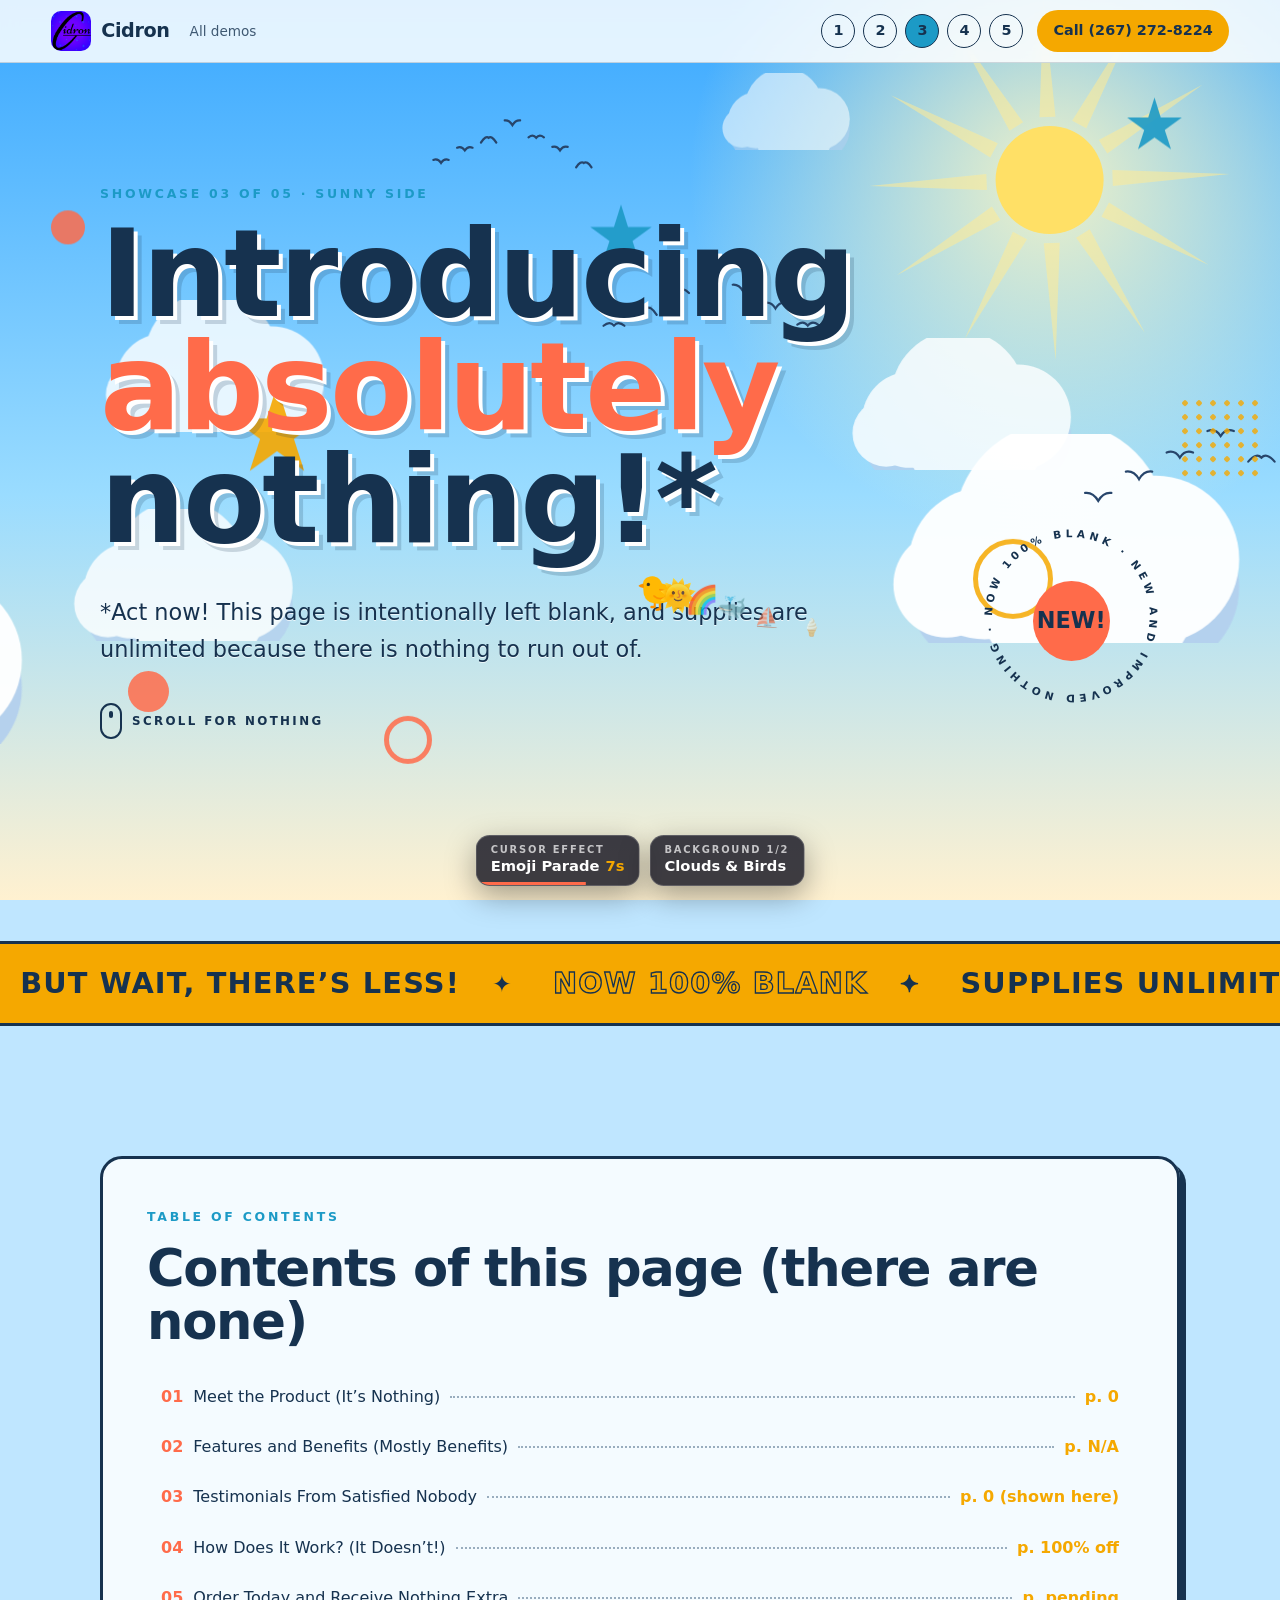
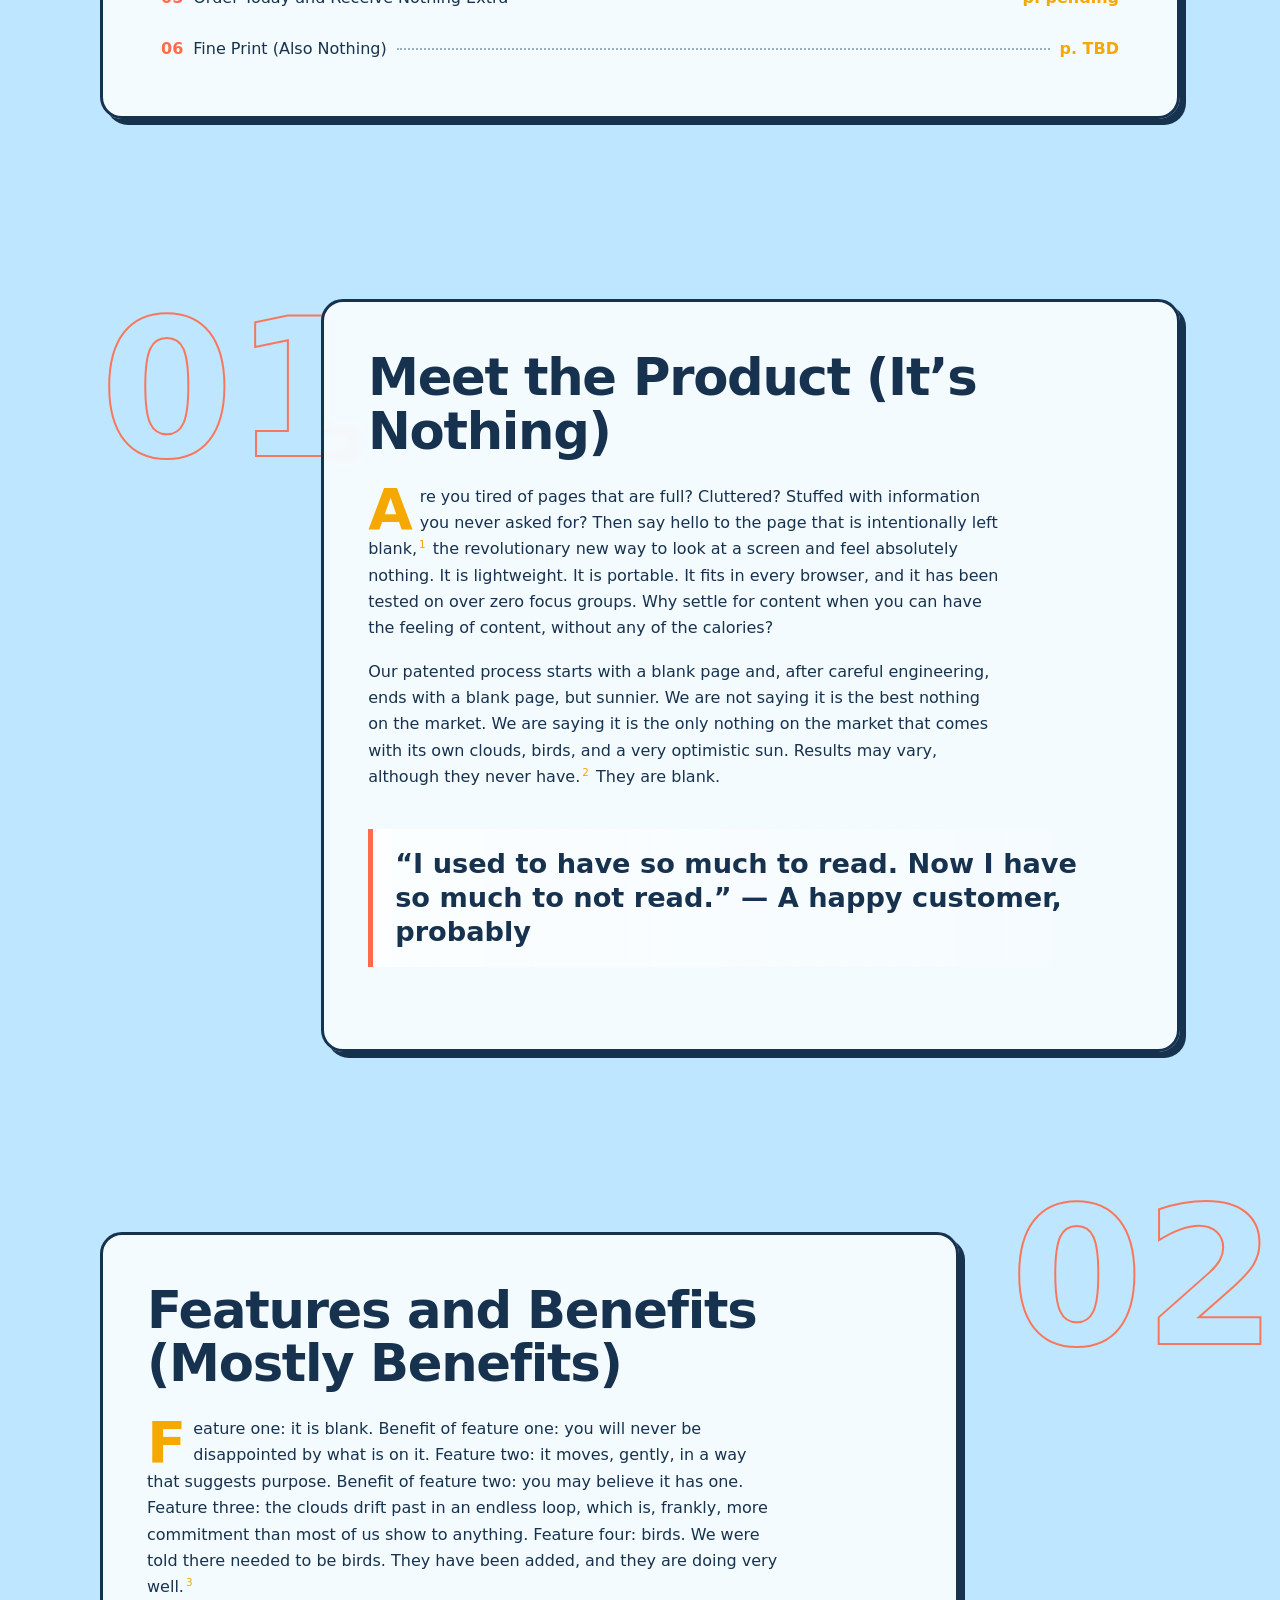
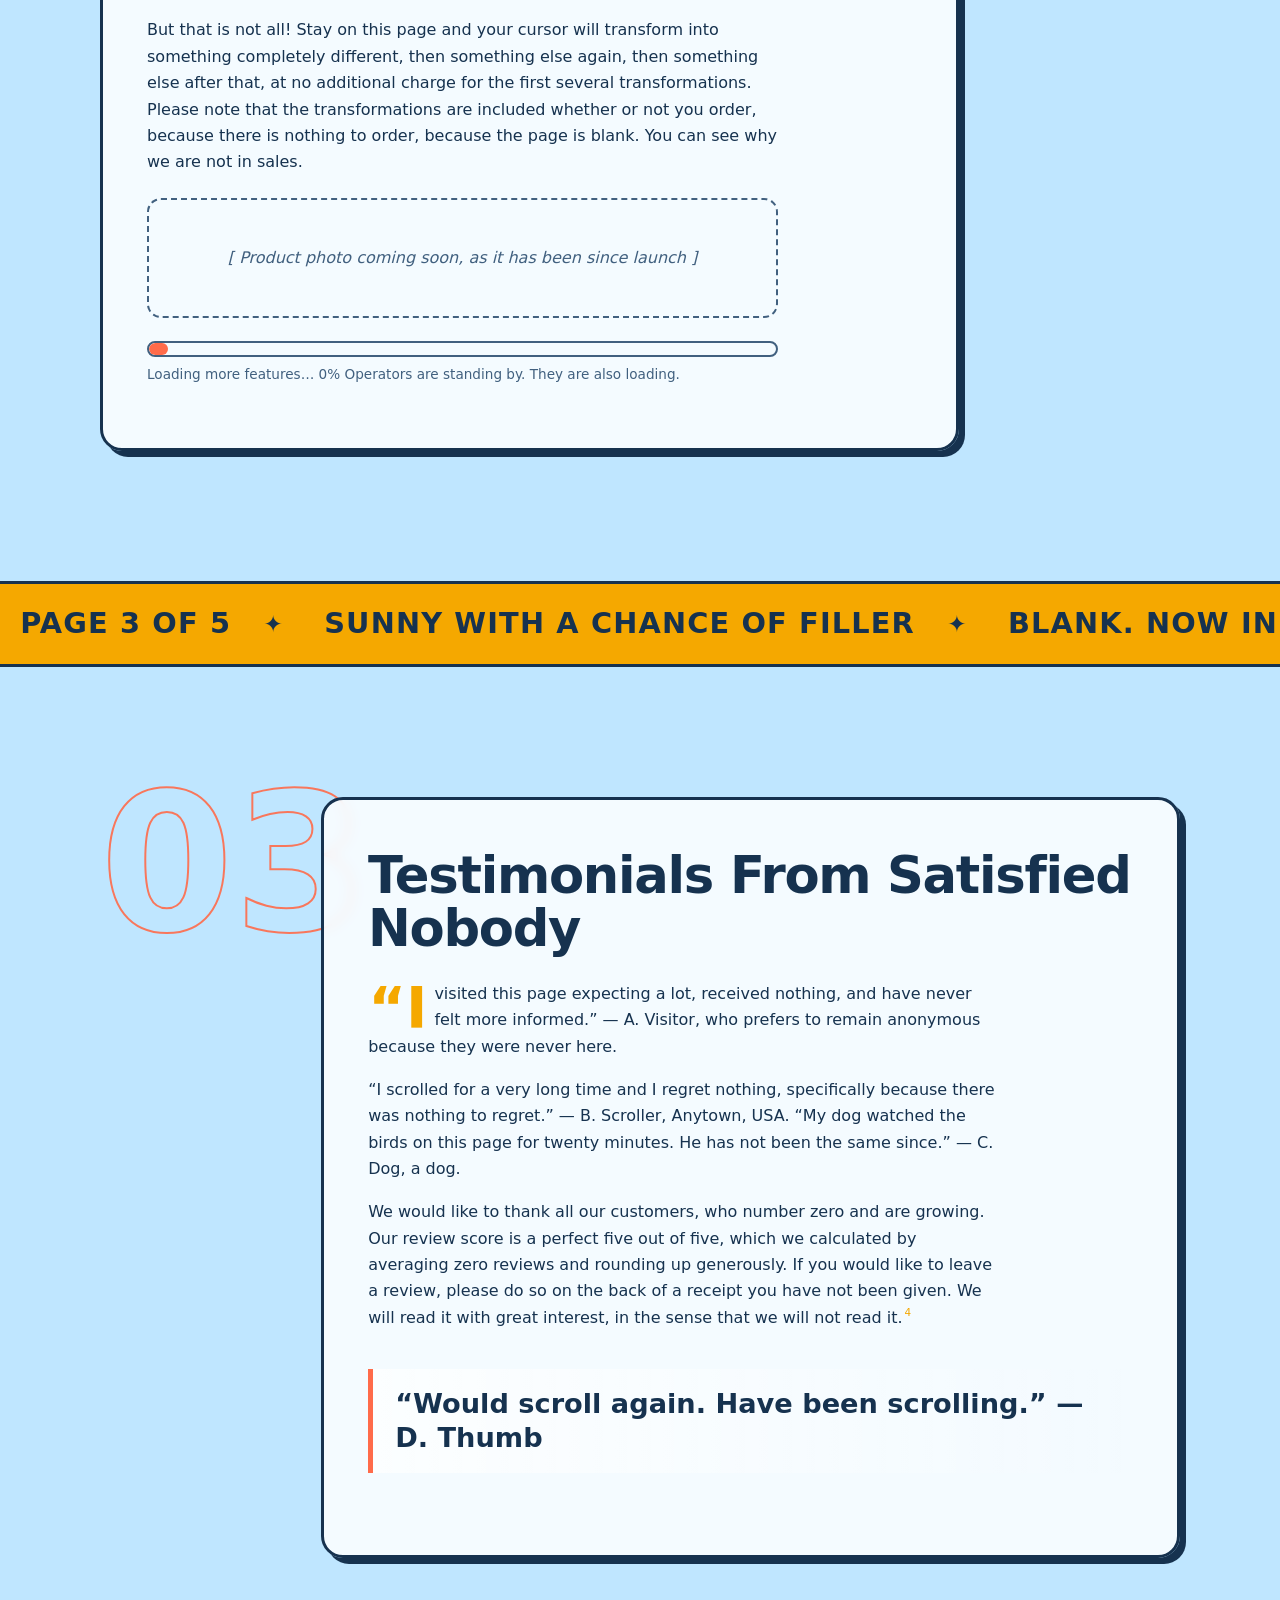
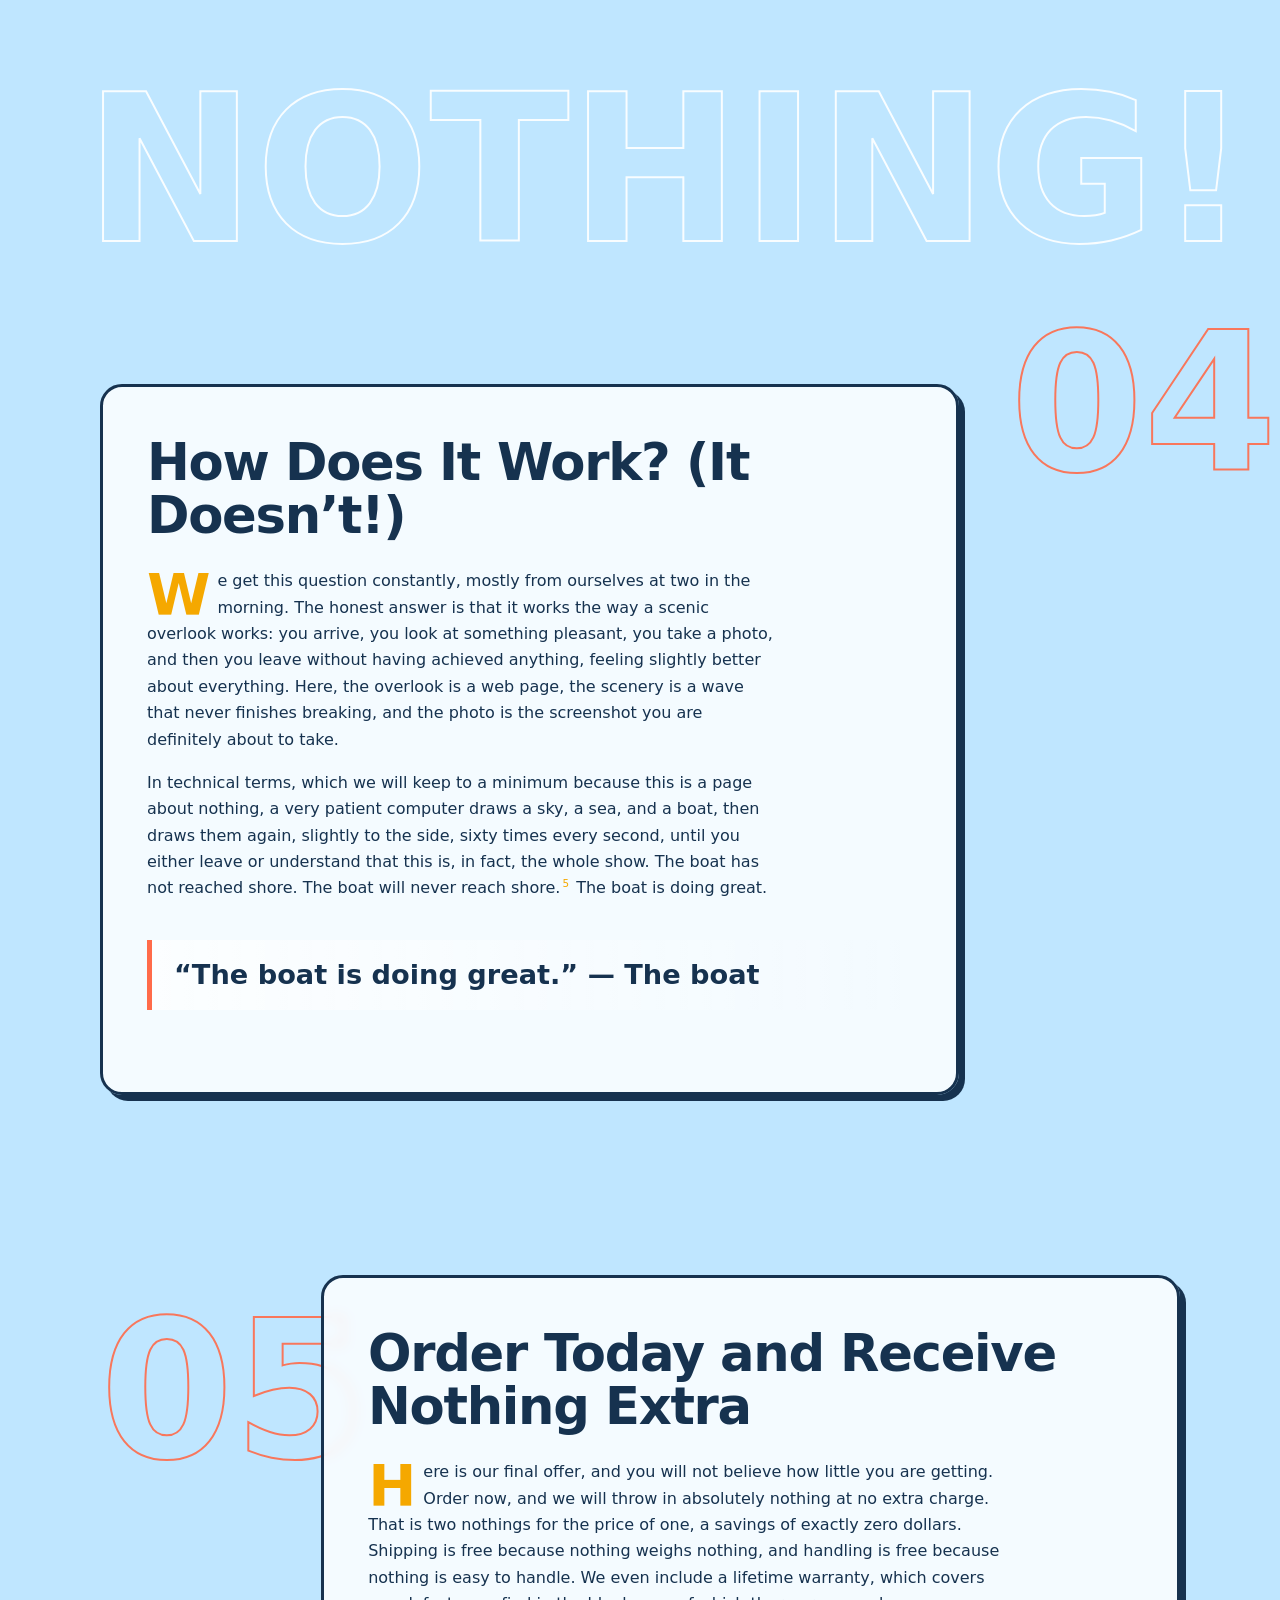
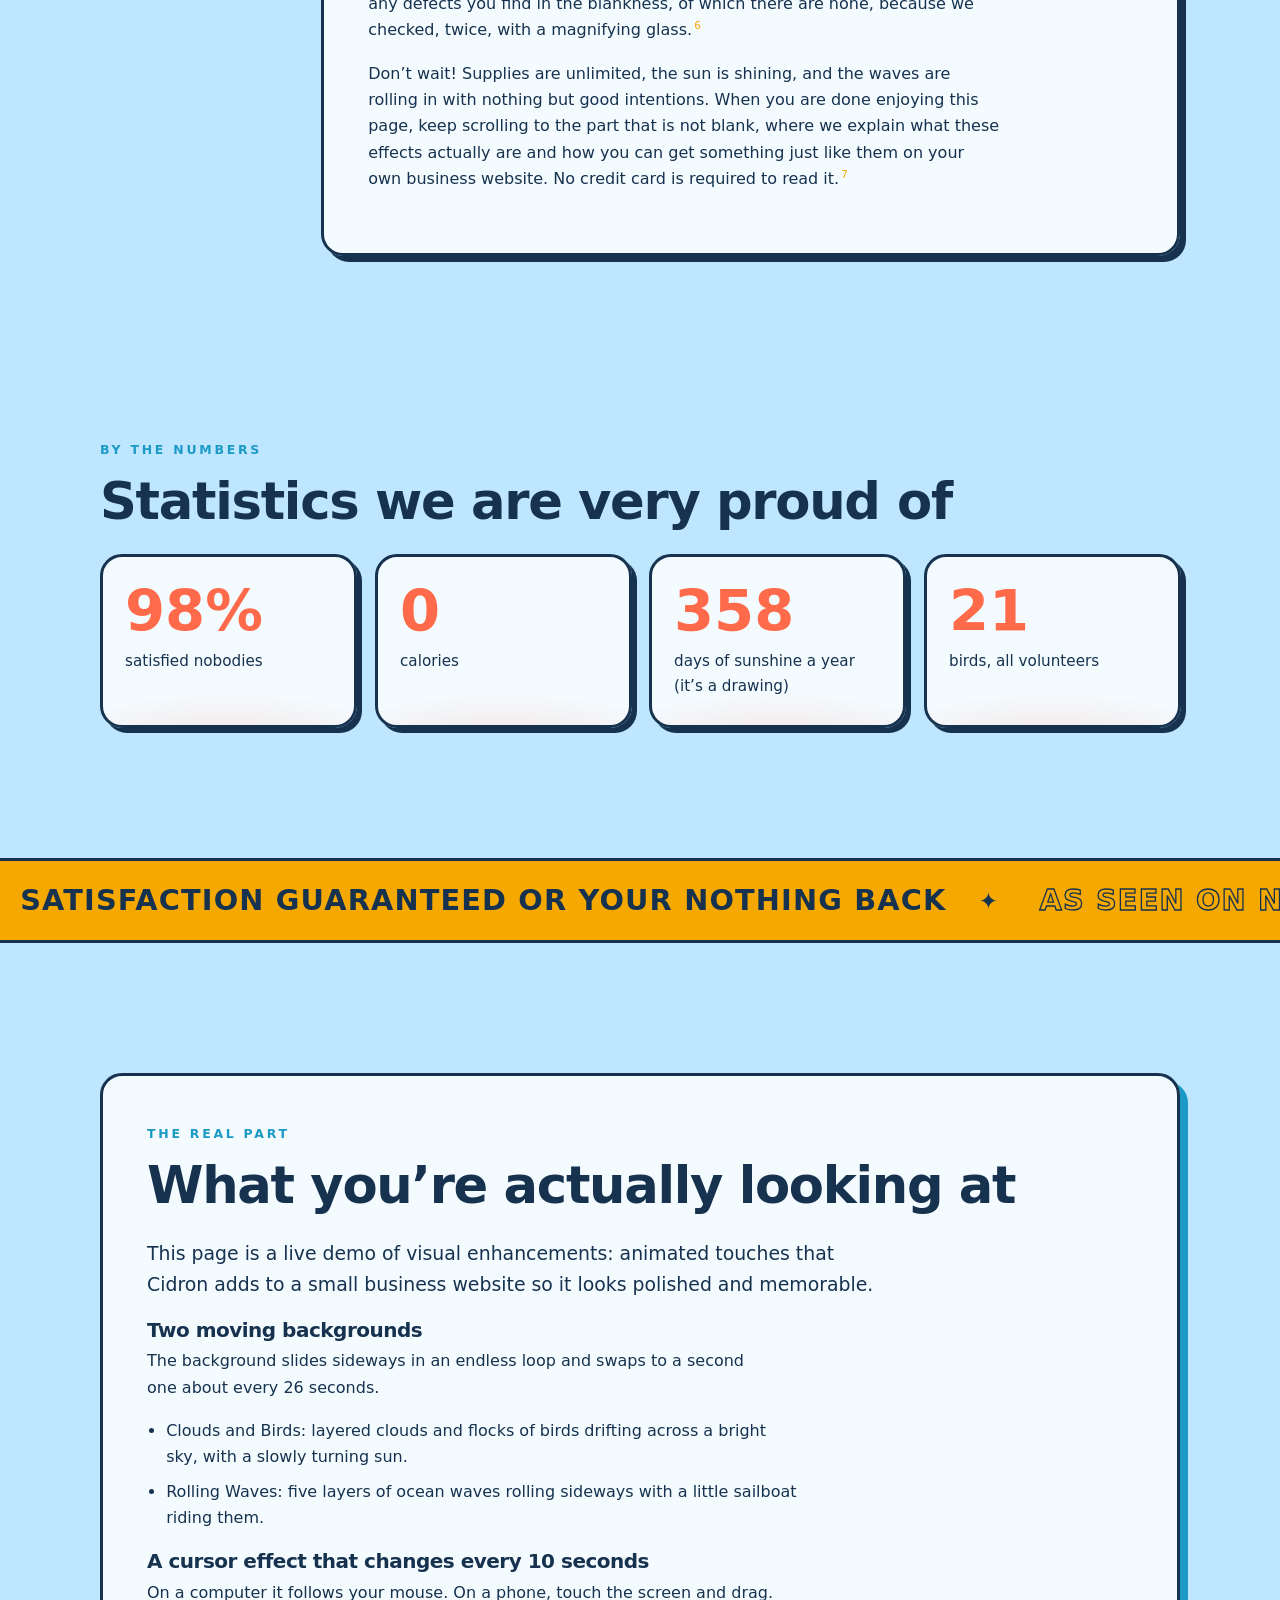
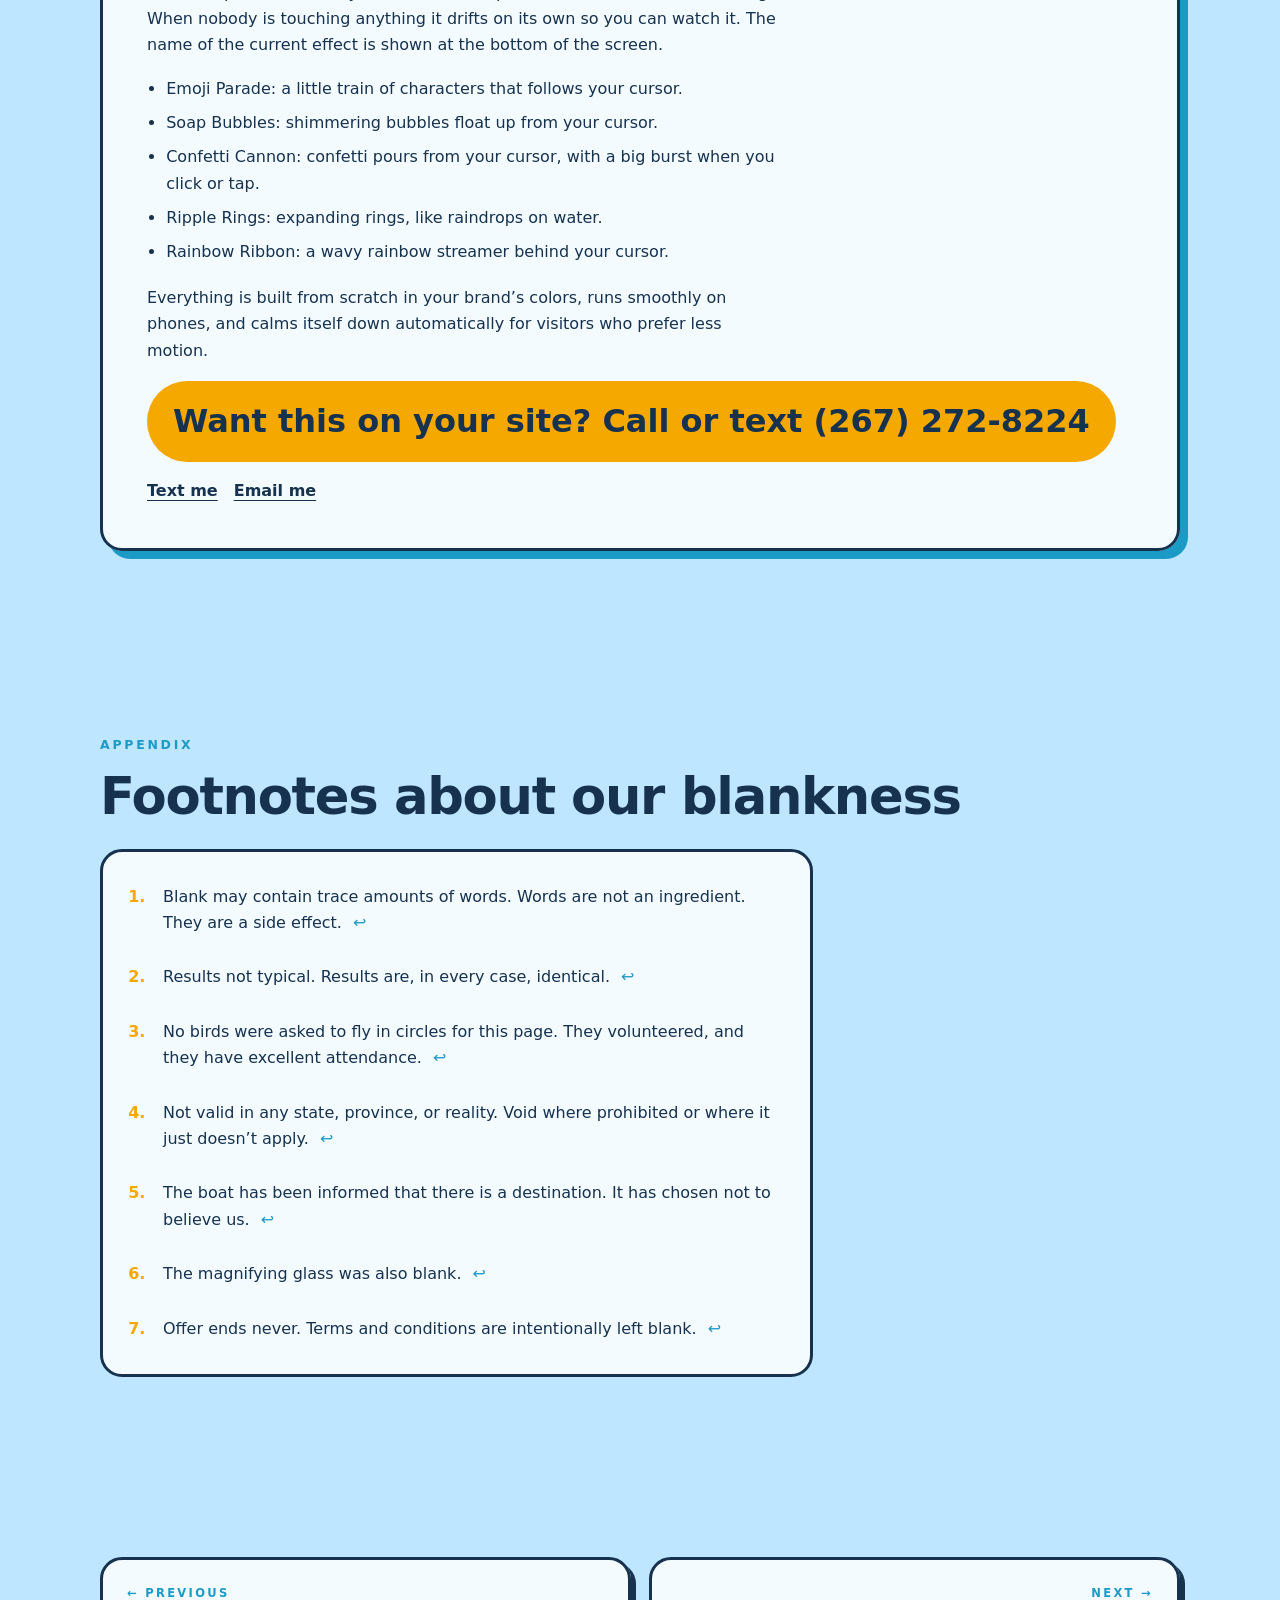
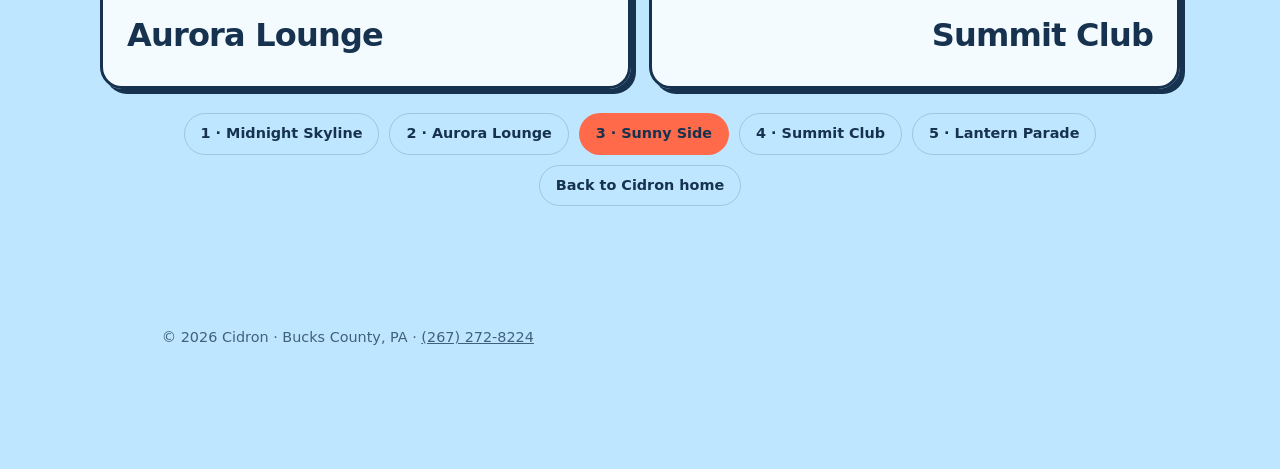
<file: showcase/sunny-side.html>
<!doctype html>
<html lang="en">
<head>
<meta charset="utf-8">
<meta name="viewport" content="width=device-width, initial-scale=1">
<title>Sunny Side | Cidron visual enhancements showcase 3 of 5</title>
<meta name="description" content="Sunny Side: a live demo of Cidron visual enhancements, with sliding animated backgrounds and a cursor effect that changes every 10 seconds. Page 3 of 5.">
<meta property="og:title" content="Sunny Side | Cidron visual enhancements showcase 3 of 5">
<meta property="og:description" content="Sunny Side: a live demo of Cidron visual enhancements, with sliding animated backgrounds and a cursor effect that changes every 10 seconds. Page 3 of 5.">
<meta property="og:type" content="website">
<meta property="og:url" content="https://cidrondesigns.com/showcase/sunny-side.html">
<meta property="og:image" content="https://cidrondesigns.com/img/cidron-logo-512.png">
<meta name="twitter:card" content="summary">
<meta name="theme-color" content="#0a0d26">
<link rel="icon" type="image/png" sizes="32x32" href="../img/cidron-logo-32.png">
<link rel="apple-touch-icon" sizes="180x180" href="../img/cidron-logo-180.png">
<script>document.documentElement.className="js";try{var d=sessionStorage.getItem("cidron-dir");if(d){document.documentElement.className+=" cin"+(d==="back"?" back":"");sessionStorage.removeItem("cidron-dir")}}catch(e){}</script>
<link rel="stylesheet" href="showcase.css">
</head>
<body class="sc th-sunny" data-pal="#ff6b4a,#1c9ac6,#f5a800,#7a4fd6,#2fb67c" data-bgs="clouds,waves" data-trackers="emoji,bubbles,confetti,ripple,rainbow" data-emoji="🐤,🌞,🌈,🐳,⛵,🍦">
<div class="curtain" aria-hidden="true"></div>
<div class="progress" aria-hidden="true"></div>
<canvas class="bg on" id="bgA" aria-hidden="true"></canvas><canvas class="bg" id="bgB" aria-hidden="true"></canvas>
<header class="sc-top">
  <a class="logo" href="../index.html" aria-label="Cidron home"><img src="../img/cidron-logo-128.png" srcset="../img/cidron-logo-128.png 1x, ../img/cidron-logo-256.png 2x" width="40" height="40" alt=""><span>Cidron</span></a>
  <a class="home" href="../index.html#showcase">All demos</a>
  <nav class="sc-nav" aria-label="Showcase pages"><a href="midnight-skyline.html" title="Midnight Skyline" data-go="prev">1</a><a href="aurora-lounge.html" title="Aurora Lounge" data-go="prev">2</a><a href="sunny-side.html" title="Sunny Side" aria-current="page">3</a><a href="summit-club.html" title="Summit Club" data-go="next">4</a><a href="lantern-parade.html" title="Lantern Parade" data-go="next">5</a></nav>
  <a class="btn" href="tel:+12672728224">Call (267) 272-8224</a>
</header>
<main>
<section class="s-hero" id="top"><div class="fl circle" style="left:4%;top:14%" aria-hidden="true"><div data-par="0.12" style="will-change:transform"><i style="--s:34px;--d:7s;--r:26s;--dl:-0s;--c:var(--a1)"></i></div></div><div class="fl star" style="left:88%;top:10%" aria-hidden="true"><div data-par="-0.18" style="will-change:transform"><i style="--s:57px;--d:9s;--r:33s;--dl:-2s;--c:var(--a2)"></i></div></div><div class="fl ring" style="left:76%;top:62%" aria-hidden="true"><div data-par="0.25" style="will-change:transform"><i style="--s:80px;--d:11s;--r:40s;--dl:-4s;--c:var(--a3)"></i></div></div><div class="fl circle" style="left:10%;top:70%" aria-hidden="true"><div data-par="-0.1" style="will-change:transform"><i style="--s:41px;--d:13s;--r:47s;--dl:-6s;--c:var(--a1)"></i></div></div><div class="fl star" style="left:46%;top:6%" aria-hidden="true"><div data-par="0.3" style="will-change:transform"><i style="--s:64px;--d:15s;--r:54s;--dl:-8s;--c:var(--a2)"></i></div></div><div class="fl dots" style="left:92%;top:40%" aria-hidden="true"><div data-par="-0.22" style="will-change:transform"><i style="--s:87px;--d:7s;--r:61s;--dl:-10s;--c:var(--a3)"></i></div></div><div class="fl ring" style="left:30%;top:84%" aria-hidden="true"><div data-par="0.15" style="will-change:transform"><i style="--s:48px;--d:9s;--r:68s;--dl:-12s;--c:var(--a1)"></i></div></div><div class="fl circle" style="left:60%;top:88%" aria-hidden="true"><div data-par="-0.28" style="will-change:transform"><i style="--s:71px;--d:11s;--r:75s;--dl:-14s;--c:var(--a2)"></i></div></div><div class="fl star" style="left:18%;top:38%" aria-hidden="true"><div data-par="0.2" style="will-change:transform"><i style="--s:94px;--d:13s;--r:82s;--dl:-16s;--c:var(--a3)"></i></div></div><div class="wrap"><div class="badge" aria-hidden="true"><svg viewBox="0 0 200 200"><defs><path id="circ" d="M100 100 m-82 0 a82 82 0 1 1 164 0 a82 82 0 1 1 -164 0"/></defs><text><textPath href="#circ" textLength="505" lengthAdjust="spacing">now 100% blank · new and improved nothing · </textPath></text></svg><div class="core">NEW!</div></div>
<span class="kicker rv" data-rv="left">Showcase 03 of 05 · Sunny Side</span>
<h1 class="h-title"><span class="ln split" data-delay="0">Introducing</span><span class="ln hl split" data-delay="380">absolutely</span><span class="ln split" data-delay="760">nothing!*</span></h1>
<p class="h-sub rv" data-rv="up" style="--i:2">*Act now! This page is intentionally left blank, and supplies are unlimited because there is nothing to run out of.</p>
<a class="cue rv" data-rv="up" style="--i:4" href="#toc"><i></i>Scroll for nothing</a></div></section>
<div class="marq alt" aria-hidden="true"><div class="tr"><span>But wait, there’s less!</span><span>Now 100% blank</span><span>Supplies unlimited</span><span>Operators are standing by (they are bored)</span><span>Limited time only (forever)</span><span>Results not typical (they are all zero)</span><span>As seen on nothing</span><span>Satisfaction guaranteed or your nothing back</span><span>But wait, there’s less!</span><span>Now 100% blank</span><span>Supplies unlimited</span><span>Operators are standing by (they are bored)</span><span>Limited time only (forever)</span><span>Results not typical (they are all zero)</span><span>As seen on nothing</span><span>Satisfaction guaranteed or your nothing back</span></div></div>
<section class="toc" id="toc"><div class="wrap"><div class="panel tilt rv" data-rv="zoom"><span class="kicker">Table of contents</span><h2 class="split words">Contents of this page (there are none)</h2><ol><li class="rv" data-rv="left" style="--i:0"><a href="#s1"><span>Meet the Product (It’s Nothing)</span><span class="dots"></span><span class="pg">p. 0</span></a></li><li class="rv" data-rv="left" style="--i:1"><a href="#s2"><span>Features and Benefits (Mostly Benefits)</span><span class="dots"></span><span class="pg">p. N/A</span></a></li><li class="rv" data-rv="left" style="--i:2"><a href="#s3"><span>Testimonials From Satisfied Nobody</span><span class="dots"></span><span class="pg">p. 0 (shown here)</span></a></li><li class="rv" data-rv="left" style="--i:3"><a href="#s4"><span>How Does It Work? (It Doesn’t!)</span><span class="dots"></span><span class="pg">p. 100% off</span></a></li><li class="rv" data-rv="left" style="--i:4"><a href="#s5"><span>Order Today and Receive Nothing Extra</span><span class="dots"></span><span class="pg">p. pending</span></a></li><li class="rv" data-rv="left" style="--i:5"><a href="#notes"><span>Fine Print (Also Nothing)</span><span class="dots"></span><span class="pg">p. TBD</span></a></li></ol></div></div></section>
<section class="essay" id="s1"><div class="wrap"><div class="big-n" aria-hidden="true"><span data-par=".08" style="display:block">01</span></div><div class="panel"><h2 class="split words">Meet the Product (It’s Nothing)</h2><p class="rv" data-rv="up" style="--i:1">Are you tired of pages that are full? Cluttered? Stuffed with information you never asked for? Then say hello to the page that is intentionally left blank,<sup class="fn"><a id="r1" href="#fn1" aria-label="Footnote 1">1</a></sup> the revolutionary new way to look at a screen and feel absolutely nothing. It is lightweight. It is portable. It fits in every browser, and it has been tested on over zero focus groups. Why settle for content when you can have the feeling of content, without any of the calories?</p><p class="rv" data-rv="up" style="--i:2">Our patented process starts with a blank page and, after careful engineering, ends with a blank page, but sunnier. We are not saying it is the best nothing on the market. We are saying it is the only nothing on the market that comes with its own clouds, birds, and a very optimistic sun. Results may vary, although they never have.<sup class="fn"><a id="r2" href="#fn2" aria-label="Footnote 2">2</a></sup> They are blank.</p><blockquote class="pull rv" data-rv="left">“I used to have so much to read. Now I have so much to not read.” — A happy customer, probably</blockquote></div></div></section>
<section class="essay flip" id="s2"><div class="wrap"><div class="big-n" aria-hidden="true"><span data-par="-.08" style="display:block">02</span></div><div class="panel"><h2 class="split words">Features and Benefits (Mostly Benefits)</h2><p class="rv" data-rv="up" style="--i:1">Feature one: it is blank. Benefit of feature one: you will never be disappointed by what is on it. Feature two: it moves, gently, in a way that suggests purpose. Benefit of feature two: you may believe it has one. Feature three: the clouds drift past in an endless loop, which is, frankly, more commitment than most of us show to anything. Feature four: birds. We were told there needed to be birds. They have been added, and they are doing very well.<sup class="fn"><a id="r3" href="#fn3" aria-label="Footnote 3">3</a></sup></p><p class="rv" data-rv="up" style="--i:2">But that is not all! Stay on this page and your cursor will transform into something completely different, then something else again, then something else after that, at no additional charge for the first several transformations. Please note that the transformations are included whether or not you order, because there is nothing to order, because the page is blank. You can see why we are not in sales.</p><div class="blank-box rv" data-rv="zoom"><span>[ Product photo coming soon, as it has been since launch ]</span></div><div class="loadbar rv" data-rv="up"><div class="lb" role="progressbar" aria-valuenow="0" aria-valuemin="0" aria-valuemax="100"></div><small>Loading more features… 0% Operators are standing by. They are also loading.</small></div></div></div></section>
<div class="marq rev" aria-hidden="true"><div class="tr"><span>Page 3 of 5</span><span>Sunny with a chance of filler</span><span>Blank. Now in yellow.</span><span>Zero calories</span><span>Batteries not required</span><span>Some assembly required (none)</span><span>Free shipping on nothing</span><span>Page 3 of 5</span><span>Sunny with a chance of filler</span><span>Blank. Now in yellow.</span><span>Zero calories</span><span>Batteries not required</span><span>Some assembly required (none)</span><span>Free shipping on nothing</span></div></div>
<section class="essay" id="s3"><div class="wrap"><div class="big-n" aria-hidden="true"><span data-par=".08" style="display:block">03</span></div><div class="panel"><h2 class="split words">Testimonials From Satisfied Nobody</h2><p class="rv" data-rv="up" style="--i:1">“I visited this page expecting a lot, received nothing, and have never felt more informed.” — A. Visitor, who prefers to remain anonymous because they were never here.</p><p class="rv" data-rv="up" style="--i:2">“I scrolled for a very long time and I regret nothing, specifically because there was nothing to regret.” — B. Scroller, Anytown, USA. “My dog watched the birds on this page for twenty minutes. He has not been the same since.” — C. Dog, a dog.</p><p class="rv" data-rv="up" style="--i:0">We would like to thank all our customers, who number zero and are growing. Our review score is a perfect five out of five, which we calculated by averaging zero reviews and rounding up generously. If you would like to leave a review, please do so on the back of a receipt you have not been given. We will read it with great interest, in the sense that we will not read it.<sup class="fn"><a id="r4" href="#fn4" aria-label="Footnote 4">4</a></sup></p><blockquote class="pull rv" data-rv="left">“Would scroll again. Have been scrolling.” — D. Thumb</blockquote></div></div></section>
<div class="bigtext" aria-hidden="true"><div data-dir="l">NOTHING! NOTHING! NOTHING!</div></div>
<section class="essay flip" id="s4"><div class="wrap"><div class="big-n" aria-hidden="true"><span data-par="-.08" style="display:block">04</span></div><div class="panel"><h2 class="split words">How Does It Work? (It Doesn’t!)</h2><p class="rv" data-rv="up" style="--i:1">We get this question constantly, mostly from ourselves at two in the morning. The honest answer is that it works the way a scenic overlook works: you arrive, you look at something pleasant, you take a photo, and then you leave without having achieved anything, feeling slightly better about everything. Here, the overlook is a web page, the scenery is a wave that never finishes breaking, and the photo is the screenshot you are definitely about to take.</p><p class="rv" data-rv="up" style="--i:2">In technical terms, which we will keep to a minimum because this is a page about nothing, a very patient computer draws a sky, a sea, and a boat, then draws them again, slightly to the side, sixty times every second, until you either leave or understand that this is, in fact, the whole show. The boat has not reached shore. The boat will never reach shore.<sup class="fn"><a id="r5" href="#fn5" aria-label="Footnote 5">5</a></sup> The boat is doing great.</p><blockquote class="pull rv" data-rv="right">“The boat is doing great.” — The boat</blockquote></div></div></section>
<section class="essay" id="s5"><div class="wrap"><div class="big-n" aria-hidden="true"><span data-par=".08" style="display:block">05</span></div><div class="panel"><h2 class="split words">Order Today and Receive Nothing Extra</h2><p class="rv" data-rv="up" style="--i:1">Here is our final offer, and you will not believe how little you are getting. Order now, and we will throw in absolutely nothing at no extra charge. That is two nothings for the price of one, a savings of exactly zero dollars. Shipping is free because nothing weighs nothing, and handling is free because nothing is easy to handle. We even include a lifetime warranty, which covers any defects you find in the blankness, of which there are none, because we checked, twice, with a magnifying glass.<sup class="fn"><a id="r6" href="#fn6" aria-label="Footnote 6">6</a></sup></p><p class="rv" data-rv="up" style="--i:2">Don’t wait! Supplies are unlimited, the sun is shining, and the waves are rolling in with nothing but good intentions. When you are done enjoying this page, keep scrolling to the part that is not blank, where we explain what these effects actually are and how you can get something just like them on your own business website. No credit card is required to read it.<sup class="fn"><a id="r7" href="#fn7" aria-label="Footnote 7">7</a></sup></p></div></div></section>
<section class="stats"><div class="wrap"><span class="kicker rv">By the numbers</span><h2 class="split words">Statistics we are very proud of</h2><div class="grid"><div class="stat tilt rv" data-rv="flip" style="--i:0"><b data-count="100" data-suffix="%">100%</b><span>satisfied nobodies</span></div><div class="stat tilt rv" data-rv="flip" style="--i:1"><b data-count="0" data-suffix="">0</b><span>calories</span></div><div class="stat tilt rv" data-rv="flip" style="--i:2"><b data-count="365" data-suffix="">365</b><span>days of sunshine a year (it’s a drawing)</span></div><div class="stat tilt rv" data-rv="flip" style="--i:3"><b data-count="21" data-suffix="">21</b><span>birds, all volunteers</span></div></div></div></section>
<div class="marq rev alt" aria-hidden="true"><div class="tr"><span>Satisfaction guaranteed or your nothing back</span><span>As seen on nothing</span><span>Results not typical (they are all zero)</span><span>Limited time only (forever)</span><span>Operators are standing by (they are bored)</span><span>Supplies unlimited</span><span>Now 100% blank</span><span>But wait, there’s less!</span><span>Satisfaction guaranteed or your nothing back</span><span>As seen on nothing</span><span>Results not typical (they are all zero)</span><span>Limited time only (forever)</span><span>Operators are standing by (they are bored)</span><span>Supplies unlimited</span><span>Now 100% blank</span><span>But wait, there’s less!</span></div></div>
<section class="explain" id="real"><div class="wrap"><div class="panel rv" data-rv="up">
<span class="kicker">The real part</span>
<h2>What you’re actually looking at</h2>
<p class="lead">This page is a live demo of visual enhancements: animated touches that Cidron adds to a small business website so it looks polished and memorable.</p>
<h3>Two moving backgrounds</h3>
<p>The background slides sideways in an endless loop and swaps to a second one about every 26 seconds.</p>
<ul><li>Clouds and Birds: layered clouds and flocks of birds drifting across a bright sky, with a slowly turning sun.</li><li>Rolling Waves: five layers of ocean waves rolling sideways with a little sailboat riding them.</li></ul>
<h3>A cursor effect that changes every 10 seconds</h3>
<p>On a computer it follows your mouse. On a phone, touch the screen and drag. When nobody is touching anything it drifts on its own so you can watch it. The name of the current effect is shown at the bottom of the screen.</p>
<ul><li>Emoji Parade: a little train of characters that follows your cursor.</li><li>Soap Bubbles: shimmering bubbles float up from your cursor.</li><li>Confetti Cannon: confetti pours from your cursor, with a big burst when you click or tap.</li><li>Ripple Rings: expanding rings, like raindrops on water.</li><li>Rainbow Ribbon: a wavy rainbow streamer behind your cursor.</li></ul>
<p>Everything is built from scratch in your brand’s colors, runs smoothly on phones, and calms itself down automatically for visitors who prefer less motion.</p>
<div class="cta"><a class="big" href="tel:+12672728224">Want this on your site? Call or text (267) 272-8224</a><a class="sec" href="sms:+12672728224">Text me</a><a class="sec" href="mailto:killalyj2061@gmail.com?subject=Cidron%20visual%20enhancements">Email me</a></div>
</div></div></section>
<section class="notes" id="notes"><div class="wrap"><span class="kicker">Appendix</span><h2 class="split words">Footnotes about our blankness</h2><ol><li id="fn1" class="rv" data-rv="left" style="--i:0">Blank may contain trace amounts of words. Words are not an ingredient. They are a side effect. <a class="back" href="#r1" aria-label="Back to text">↩</a></li><li id="fn2" class="rv" data-rv="left" style="--i:1">Results not typical. Results are, in every case, identical. <a class="back" href="#r2" aria-label="Back to text">↩</a></li><li id="fn3" class="rv" data-rv="left" style="--i:2">No birds were asked to fly in circles for this page. They volunteered, and they have excellent attendance. <a class="back" href="#r3" aria-label="Back to text">↩</a></li><li id="fn4" class="rv" data-rv="left" style="--i:0">Not valid in any state, province, or reality. Void where prohibited or where it just doesn’t apply. <a class="back" href="#r4" aria-label="Back to text">↩</a></li><li id="fn5" class="rv" data-rv="left" style="--i:1">The boat has been informed that there is a destination. It has chosen not to believe us. <a class="back" href="#r5" aria-label="Back to text">↩</a></li><li id="fn6" class="rv" data-rv="left" style="--i:2">The magnifying glass was also blank. <a class="back" href="#r6" aria-label="Back to text">↩</a></li><li id="fn7" class="rv" data-rv="left" style="--i:0">Offer ends never. Terms and conditions are intentionally left blank. <a class="back" href="#r7" aria-label="Back to text">↩</a></li></ol></div></section>
<section class="pager"><div class="wrap"><a class="pg prev rv" data-rv="left" data-go="prev" href="aurora-lounge.html"><small>← Previous</small><strong>Aurora Lounge</strong></a><a class="pg next rv" data-rv="right" data-go="next" href="summit-club.html"><small>Next →</small><strong>Summit Club</strong></a><div class="all rv" data-rv="up"><a href="midnight-skyline.html" data-go="prev">1 · Midnight Skyline</a><a href="aurora-lounge.html" data-go="prev">2 · Aurora Lounge</a><a href="sunny-side.html" aria-current="page">3 · Sunny Side</a><a href="summit-club.html" data-go="next">4 · Summit Club</a><a href="lantern-parade.html" data-go="next">5 · Lantern Parade</a><a href="../index.html#showcase">Back to Cidron home</a></div></div></section>
</main>
<footer><p>© <span id="y">2026</span> Cidron · Bucks County, PA · <a href="tel:+12672728224">(267) 272-8224</a></p></footer>
<canvas id="fx" aria-hidden="true"></canvas>
<div class="dock" aria-hidden="true"><div class="pill" id="dk-tr"><small>Cursor effect</small><b><span id="dk-tr-name">…</span><em id="dk-tr-sec">10s</em></b><i class="bar" id="dk-tr-bar"></i></div><div class="pill" id="dk-bg"><small>Background <span id="dk-bg-n">1/2</span></small><b id="dk-bg-name">…</b></div></div>
<script src="fx.js"></script>
<script src="ui.js"></script>
</body>
</html>
</file>
<file: style.css>
:root{--cream:#F3EBDD;--ink:#1F2A44;--red:#E0603A;--gold:#E9B23F;--teal:#2E7D74}
*{box-sizing:border-box;margin:0;padding:0}
html{scroll-behavior:smooth}
body{font-family:"Trebuchet MS","Segoe UI",system-ui,sans-serif;background:var(--cream);color:var(--ink);line-height:1.5;overflow-x:hidden}
a{color:inherit}
.top{position:sticky;top:0;z-index:10;display:flex;justify-content:space-between;align-items:center;padding:14px 5vw;background:var(--cream);border-bottom:3px solid var(--ink)}
.logo{font-weight:900;font-size:1.5rem;text-decoration:none;display:flex;align-items:center;gap:8px;letter-spacing:-.5px}
.dot{width:22px;height:22px;border-radius:50%;background:var(--red);box-shadow:3px 3px 0 var(--ink);display:inline-block}
.btn{display:inline-block;background:var(--red);color:var(--cream);font-weight:800;text-decoration:none;padding:14px 22px;border:3px solid var(--ink);border-radius:12px;box-shadow:5px 5px 0 var(--ink);transition:transform .15s,box-shadow .15s}
.btn:hover{transform:translate(-2px,-2px) rotate(-1deg);box-shadow:7px 7px 0 var(--ink)}
.btn:active{transform:translate(3px,3px);box-shadow:2px 2px 0 var(--ink)}
.btn.small{padding:8px 14px;font-size:.9rem;box-shadow:3px 3px 0 var(--ink)}
.btn.ghost{background:var(--cream);color:var(--ink)}
.hero{display:grid;grid-template-columns:1.1fr 1fr;gap:4vw;align-items:center;padding:8vh 5vw 6vh;min-height:min(80vh,760px)}
.kicker{font-weight:800;text-transform:uppercase;letter-spacing:2px;color:var(--teal);margin-bottom:10px}
h1{font-size:clamp(2.4rem,6vw,4.6rem);line-height:1.02;font-weight:900;letter-spacing:-1.5px}
h1 .w{display:inline-block;animation:drop .7s cubic-bezier(.2,1.6,.4,1) both}
h1 .w:nth-child(2){animation-delay:.08s}h1 .w:nth-child(3){animation-delay:.16s}h1 .w:nth-child(4){animation-delay:.24s}h1 .w:nth-child(5){animation-delay:.32s}h1 .w:nth-child(6){animation-delay:.4s}
.hl{background:var(--gold);padding:0 .15em;border:3px solid var(--ink);box-shadow:4px 4px 0 var(--ink);transform:rotate(-2deg)}
h1 .hl:last-child{background:var(--red);color:var(--cream);transform:rotate(1.5deg)}
@keyframes drop{from{opacity:0;transform:translateY(-40px) rotate(-6deg)}}
.sub{font-size:1.15rem;max-width:34em;margin:22px 0 28px}
.ctas{display:flex;flex-wrap:wrap;gap:14px}
.hero-art svg{width:100%;max-width:520px;display:block;margin:auto;overflow:visible}
.layer{animation:assemble .9s cubic-bezier(.2,1.3,.4,1) both;transform-box:fill-box;transform-origin:center}
.l1{animation-delay:.1s}.l2{animation-delay:.35s;--fx:120px;--fy:-80px}.l3{animation-delay:.55s;--fx:-120px;--fy:90px}.l4{animation-delay:.75s;--fx:100px;--fy:120px}.l5{animation-delay:.95s;--fx:-90px;--fy:-60px}
@keyframes assemble{from{opacity:0;transform:translate(var(--fx,0),var(--fy,-60px)) rotate(-10deg) scale(.8)}}
section{padding:clamp(56px,10vh,110px) 5vw}
h2{font-size:clamp(1.9rem,4vw,3rem);font-weight:900;letter-spacing:-1px;margin-bottom:28px}
.what{background:var(--teal);color:var(--cream);border-top:3px solid var(--ink);border-bottom:3px solid var(--ink)}
.cards{display:grid;grid-template-columns:repeat(auto-fit,minmax(220px,1fr));gap:24px}
.card{background:var(--cream);color:var(--ink);padding:26px;border:3px solid var(--ink);border-radius:16px;box-shadow:7px 7px 0 var(--ink);transition:transform .2s}
.card:nth-child(odd){transform:rotate(-1deg)}.card:nth-child(even){transform:rotate(1deg)}
.card:hover{animation:wiggle .5s ease}
@keyframes wiggle{25%{transform:rotate(2.5deg)}50%{transform:rotate(-2deg)}75%{transform:rotate(1deg)}}
.chip{width:46px;height:46px;border-radius:50% 40% 55% 45%;border:3px solid var(--ink);margin-bottom:14px;box-shadow:3px 3px 0 var(--ink)}
.card h3{font-size:1.3rem;margin-bottom:6px}
.note{max-width:40em;margin:-12px 0 28px}
.grid{display:grid;grid-template-columns:repeat(3,1fr);gap:24px}
.slot{aspect-ratio:4/3;background:#fff8ec;border:3px solid var(--ink);border-radius:16px;box-shadow:6px 6px 0 var(--ink);display:flex;flex-direction:column;align-items:center;justify-content:center;gap:14px;font-weight:800;overflow:hidden}
.slot.empty{background:transparent;border-style:dashed;box-shadow:none;color:#6b6b6b}
.slot.filled img{width:100%;height:100%;object-fit:cover}
.demo{height:90px;width:160px;position:relative;display:flex;align-items:flex-end;justify-content:center;gap:8px}
.d-stack i{position:absolute;width:90px;height:56px;border:3px solid var(--ink);border-radius:10px;left:35px;animation:stack 2.4s infinite ease-in-out}
.d-stack i:nth-child(1){background:var(--teal);animation-delay:0s}.d-stack i:nth-child(2){background:var(--gold);animation-delay:.2s}.d-stack i:nth-child(3){background:var(--red);animation-delay:.4s}
@keyframes stack{0%,100%{transform:translate(0,0)}40%,60%{transform:translate(var(--x,0),var(--y,0)) rotate(var(--r,0))}}
.d-stack i:nth-child(1){--x:-30px;--y:10px;--r:-8deg}.d-stack i:nth-child(2){--x:0;--y:-10px;--r:3deg}.d-stack i:nth-child(3){--x:30px;--y:-28px;--r:10deg}
.d-wave i{width:20px;height:30px;background:var(--red);border:3px solid var(--ink);border-radius:6px;animation:bar 1.2s infinite ease-in-out}
.d-wave i:nth-child(2){animation-delay:.1s;background:var(--gold)}.d-wave i:nth-child(3){animation-delay:.2s;background:var(--teal)}.d-wave i:nth-child(4){animation-delay:.3s;background:var(--gold)}.d-wave i:nth-child(5){animation-delay:.4s}
@keyframes bar{50%{height:85px}}
.d-orbit{align-items:center}
.d-orbit::before{content:"";width:46px;height:46px;border-radius:50%;background:var(--gold);border:3px solid var(--ink)}
.d-orbit i{position:absolute;left:calc(50% - 12px);top:calc(50% - 12px);width:24px;height:24px;border:3px solid var(--ink);background:var(--red);border-radius:6px;animation:orbit 2.6s linear infinite}
.d-orbit i:nth-child(2){background:var(--teal);border-radius:50%;animation-delay:-1.3s}
@keyframes orbit{from{transform:rotate(0) translateX(62px) rotate(0)}to{transform:rotate(360deg) translateX(62px) rotate(-360deg)}}
.contact{background:var(--gold);border-top:3px solid var(--ink)}
.contact-card{max-width:640px;margin:auto;background:var(--cream);border:3px solid var(--ink);border-radius:20px;box-shadow:10px 10px 0 var(--ink);padding:40px 30px;text-align:center}
.contact-card p{margin:-12px 0 24px}
.big{display:inline-block;font-size:clamp(1.8rem,6vw,2.8rem);font-weight:900;text-decoration:none;background:var(--red);color:var(--cream);padding:8px 20px;border:3px solid var(--ink);border-radius:14px;box-shadow:6px 6px 0 var(--ink);transform:rotate(-1.5deg);transition:transform .15s}
.big:hover{transform:rotate(1deg) scale(1.03)}
.mail{display:block;margin-top:22px;font-weight:800;font-size:1.15rem;word-break:break-all}
footer{background:var(--ink);color:var(--cream);text-align:center;padding:24px;font-size:.9rem}
.js .reveal{opacity:0;transform:translateY(40px) rotate(-2deg);transition:opacity .6s,transform .7s cubic-bezier(.2,1.4,.4,1)}
.js .reveal.in{opacity:1;transform:none}
.card.reveal.in:nth-child(odd){transform:rotate(-1deg)}.card.reveal.in:nth-child(even){transform:rotate(1deg)}
.cards .reveal:nth-child(2),.grid .reveal:nth-child(2){transition-delay:.1s}.cards .reveal:nth-child(3),.grid .reveal:nth-child(3){transition-delay:.2s}.cards .reveal:nth-child(4){transition-delay:.3s}
@media (max-width:900px){.grid{gap:16px}}
@media (max-width:560px){.grid{grid-template-columns:1fr}}
@media (max-width:760px){.hero{grid-template-columns:1fr;padding-top:5vh;min-height:auto}.hero-art{order:-1}.hero-art svg{max-width:300px}.top .btn.small{font-size:.8rem}}
@media (prefers-reduced-motion:reduce){*,*::before,*::after{animation:none!important;transition:none!important}.reveal{opacity:1;transform:none}html{scroll-behavior:auto}}
</file>
<file: holiday.css>
/* ---------- Holiday layer (flat cut-paper, no gradients) ---------- */
:root{--holly:#3B6B45;--leaf:#8DB580;--berry:#C8372D;--deer:#9A6440}
.top{overflow:visible}
.garland{position:absolute;left:0;right:0;top:100%;height:0;pointer-events:none;z-index:11}
.garland svg{position:absolute;top:-6px;transform:scale(1.35);transform-origin:50% 0;overflow:visible;filter:drop-shadow(2px 2px 0 var(--ink))}
.garland .sway{transform-origin:50% 0;animation:sway 4.5s ease-in-out infinite alternate}
.garland .g2 .sway{animation-duration:5.2s;animation-delay:-1.4s}
.garland .g3 .sway{animation-duration:3.9s;animation-delay:-2.2s}
.garland .g4 .sway{animation-duration:4.8s;animation-delay:-.7s}
@keyframes sway{from{transform:rotate(-4deg)}to{transform:rotate(4deg)}}
#snow{position:fixed;inset:0;width:100%;height:100%;pointer-events:none;z-index:9}
#santa{position:fixed;left:0;top:0;width:230px;height:77px;pointer-events:none;z-index:20;will-change:transform;opacity:0;transition:opacity .4s}
#santa.on{opacity:1}
#santa svg{width:100%;height:100%;overflow:visible;display:block;filter:drop-shadow(1.5px 2px 0 rgba(26,31,43,.85))}
#santa .face{transform-box:view-box;transform-origin:138px 46px}
#santa.left .face{transform:scaleX(-1)}
/* gallop: legs swing from the hip, knees fold on the forward swing */
#santa .leg{transform:rotate(var(--p,0deg));animation:gallop .72s linear infinite}
#santa .knee{animation:knee .72s linear infinite}
@keyframes gallop{0%{transform:rotate(34deg)}50%{transform:rotate(-36deg)}100%{transform:rotate(34deg)}}
@keyframes knee{0%{transform:rotate(0)}22%{transform:rotate(62deg)}50%{transform:rotate(18deg)}66%{transform:rotate(0)}100%{transform:rotate(0)}}
/* head nod, antler sway, bell, hat pom, reins hand */
#santa .head{transform-origin:55px 8px;animation:nod .72s ease-in-out infinite}
@keyframes nod{0%,100%{transform:rotate(-2.5deg)}50%{transform:rotate(3deg)}}
#santa .antF{transform-origin:55px 0;animation:nod .72s ease-in-out infinite;animation-delay:-.1s}
#santa .bell{transform-box:fill-box;transform-origin:50% 0;animation:ring .36s ease-in-out infinite alternate}
@keyframes ring{from{transform:rotate(-14deg)}to{transform:rotate(14deg)}}
#santa .hattail{transform-origin:52px -8px;animation:flop .8s ease-in-out infinite alternate}
@keyframes flop{from{transform:rotate(-7deg)}to{transform:rotate(9deg)}}
#santa .arm{transform-origin:55px 22px;animation:rein .72s ease-in-out infinite}
@keyframes rein{0%,100%{transform:rotate(-2deg)}50%{transform:rotate(3deg)}}
#santa .santa{transform-origin:47px 38px;animation:lean .72s ease-in-out infinite}
@keyframes lean{0%,100%{transform:rotate(-.8deg)}50%{transform:rotate(1.2deg)}}
/* Rudolph */
#santa .rglow{transform-box:fill-box;transform-origin:center;animation:glow 1.3s ease-in-out infinite}
@keyframes glow{0%,100%{opacity:.65;transform:scale(.85)}50%{opacity:1;transform:scale(1.2)}}
#santa .rflare{transform-box:fill-box;transform-origin:center;animation:flare 1.3s ease-in-out infinite}
@keyframes flare{0%,100%{opacity:.25;transform:scale(.6) rotate(0)}50%{opacity:.85;transform:scale(1.1) rotate(20deg)}}
/* magic dust trail streaming behind the sleigh */
#santa .sp{transform-box:fill-box;transform-origin:center;opacity:0;animation:spark 2.2s ease-out infinite}
@keyframes spark{0%{opacity:0;transform:translate(0,0) scale(.2) rotate(0)}12%{opacity:1;transform:translate(-6px,calc(var(--dy)*.2)) scale(var(--s)) rotate(20deg)}100%{opacity:0;transform:translate(-96px,var(--dy)) scale(.15) rotate(140deg)}}
#santa .dust{opacity:0;animation:dust 1.8s ease-out infinite}
@keyframes dust{0%{opacity:0;transform:translate(0,0)}15%{opacity:.95}100%{opacity:0;transform:translate(-80px,var(--dy))}}
@media (max-width:760px){.garland .g3,.garland .g4{display:none}#santa{width:156px;height:52px}}
@media (prefers-reduced-motion:reduce){#snow{display:none}#santa{opacity:1;left:auto;top:auto;right:14px;bottom:14px;transform:none!important}#santa *{animation:none!important}#santa .sp,#santa .dust{opacity:0}#santa .rglow{opacity:.9}#santa .rflare{opacity:.5}}
</file>
<file: christmas.css>
/* ---------- Christmas palette (flat colors, no gradients) ---------- */
:root{--pine:#1F4A2C;--pine2:#2F6B3E;--berry:#A3192F;--red:#A3192F;--teal:#2F6B3E;--gold:#E9B23F;--cream:#F6EEDD;--ink:#1A1F2B}
body{background:var(--pine);color:var(--cream)}
.top{background:var(--berry);color:var(--cream);border-bottom:4px solid var(--gold);box-shadow:0 3px 0 var(--ink)}
.dot{background:var(--gold)}
.btn{background:var(--berry);color:var(--cream)}
.btn.small{background:var(--gold);color:var(--ink)}
.btn.ghost{background:var(--cream);color:var(--ink)}
.hero{background:var(--pine)}
.kicker{color:var(--gold)}
h1{color:var(--cream)}
.hl{background:var(--gold);color:var(--ink)}
h1 .hl:last-child{background:var(--berry);color:var(--cream)}
.sub{color:var(--cream)}
section{border-top:6px solid var(--gold)}
.what{background:var(--berry);color:var(--cream);border-bottom:none}
.what .chip:nth-of-type(1){}
.work{background:var(--pine);color:var(--cream)}
.slot{background:var(--cream);color:var(--ink)}
.slot.empty{background:transparent;border-color:var(--gold);color:var(--gold)}
.contact{background:var(--berry)}
.contact-card{color:var(--ink)}
.big{background:var(--pine);color:var(--cream)}
.mail{color:var(--ink)}
footer{background:var(--ink);color:var(--cream);border-top:6px solid var(--gold)}
/* little flat gold stars */
.hero,.work{position:relative}
.hero::before,.work::before{content:"";position:absolute;inset:0;pointer-events:none;
  background-image:url("data:image/svg+xml,%3Csvg xmlns='http://www.w3.org/2000/svg' width='260' height='220'%3E%3Cpath fill='%23E9B23F' d='M30 20l3 7 7 1-5 5 1 7-6-3-6 3 1-7-5-5 7-1z M200 60l2 5 5 1-4 3 1 5-4-2-4 2 1-5-4-3 5-1z M120 170l2 4 4 1-3 3 1 4-4-2-4 2 1-4-3-3 4-1z'/%3E%3C/svg%3E");opacity:.55}
.hero>*,.work>*{position:relative}
.hero{border-top:none}
.hero::before,.work::before{z-index:0}.hero>*,.work>*{z-index:1}
.logo picture,.logo img{display:block}
.logo img{width:44px;height:44px;border-radius:8px;border:2px solid var(--ink);box-shadow:3px 3px 0 var(--ink);transition:transform .2s}
.logo:hover img{transform:rotate(-4deg) scale(1.05)}
.top{padding-top:10px;padding-bottom:10px}
</file>
<file: showcase/home.css>
/* Home page: live showcase section + header link */
.top .navlink{font-weight:800;text-decoration:none;color:var(--cream);padding:6px 10px;border-radius:999px;position:relative;z-index:1;transition:background .2s,color .2s}
.top .navlink:hover{background:var(--cream);color:var(--berry)}
.showcase{background:var(--ink);color:var(--cream)}
.showcase .note{color:var(--cream)}
.sc-grid{display:grid;grid-template-columns:repeat(auto-fit,minmax(210px,1fr));gap:22px}
.sc-card{position:relative;display:flex;flex-direction:column;gap:2px;text-decoration:none;background:var(--cream);color:var(--ink);border:3px solid var(--gold);border-radius:16px;box-shadow:6px 6px 0 var(--berry);padding:0 0 16px;overflow:hidden;transition:transform .25s cubic-bezier(.2,1.5,.4,1),box-shadow .2s}
.sc-card:hover{transform:translate(-3px,-6px) rotate(-1deg);box-shadow:9px 11px 0 var(--berry)}
.sc-card .sc-art{display:block;height:110px;position:relative;overflow:hidden;background:linear-gradient(180deg,var(--c1),var(--c2));margin-bottom:12px;border-bottom:3px solid var(--gold)}
.sc-card .sc-art i{position:absolute;left:0;bottom:0;width:200%;height:46%;background:repeating-linear-gradient(90deg,rgba(0,0,0,.35) 0 22px,rgba(0,0,0,.18) 22px 40px,rgba(0,0,0,.45) 40px 58px,rgba(0,0,0,.25) 58px 90px);clip-path:polygon(0 100%,0 60%,8% 30%,16% 55%,24% 20%,33% 50%,41% 25%,50% 60%,58% 30%,66% 55%,75% 15%,83% 50%,91% 30%,100% 55%,100% 100%);animation:scslide 9s linear infinite}
.sc-card .sc-art i+i{height:30%;background:rgba(0,0,0,.4);animation-duration:5s;animation-direction:reverse}
@keyframes scslide{to{transform:translateX(-50%)}}
.sc-card .sc-num{position:absolute;right:12px;top:8px;font-weight:900;font-size:1.6rem;color:var(--cream);text-shadow:2px 2px 0 var(--ink)}
.sc-card strong{font-size:1.2rem;padding:0 16px}
.sc-card em{font-style:normal;font-size:.9rem;padding:0 16px;opacity:.8}
@media (prefers-reduced-motion:reduce){.sc-card .sc-art i{animation:none}}
</file>
<file: showcase/showcase.css>
/* Cidron showcase pages. Shared layout; each page sets its own palette + type via body.th-* */
*{box-sizing:border-box;margin:0;padding:0}
html{scroll-behavior:smooth;-webkit-text-size-adjust:100%;overflow-x:clip}
body.sc{--bg:#0a0d26;--ink:#f4f1ff;--mut:#b9b6e0;--panel:rgba(12,14,44,.72);--pink:rgba(255,255,255,.14);--a1:#ff2e93;--a2:#22e6ff;--a3:#ffd166;--btn-ink:#0a0d26;
  --hf:"Trebuchet MS","Segoe UI",system-ui,sans-serif;--hw:900;--ht:uppercase;--hls:-.02em;--rad:18px;
  font-family:"Trebuchet MS","Segoe UI",system-ui,sans-serif;background:var(--bg);color:var(--ink);line-height:1.65;overflow-x:clip;padding-bottom:84px}
a{color:inherit}
canvas.bg{position:fixed;left:0;top:0;width:100vw;height:100vh;height:100lvh;z-index:0;opacity:0;transition:opacity 2.6s ease-in-out;pointer-events:none}
canvas.bg.on{opacity:1}
canvas#fx{position:fixed;inset:0;width:100vw;height:100vh;height:100dvh;z-index:50;pointer-events:none}
main,footer,.sc-top{position:relative;z-index:2}
/* header */
.sc-top{position:sticky;top:0;z-index:40;display:flex;align-items:center;gap:14px;padding:10px 4vw;background:var(--panel);border-bottom:1px solid var(--pink);backdrop-filter:blur(8px);-webkit-backdrop-filter:blur(8px);transition:padding .3s,transform .4s}
.sc-top.sm{padding-top:6px;padding-bottom:6px}
.sc-top .logo{display:flex;align-items:center;gap:10px;text-decoration:none;font-weight:900;letter-spacing:-.02em;font-size:1.2rem}
.sc-top .logo img{display:block;border-radius:10px;transition:transform .5s cubic-bezier(.2,1.6,.4,1)}
.sc-top .logo:hover img{transform:rotate(-12deg) scale(1.12)}
.sc-nav{display:flex;gap:8px;margin-left:auto;align-items:center}
.sc-nav a{width:34px;height:34px;border-radius:50%;display:grid;place-items:center;text-decoration:none;font-weight:800;font-size:.9rem;border:1.5px solid var(--pink);background:rgba(255,255,255,.04);transition:transform .25s cubic-bezier(.2,1.6,.4,1),background .2s,color .2s}
.sc-nav a:hover{transform:translateY(-3px) scale(1.1);background:var(--a1);color:var(--btn-ink);border-color:transparent}
.sc-nav a[aria-current]{background:var(--a2);color:var(--btn-ink);border-color:transparent}
.sc-top .btn{display:inline-block;background:var(--a3);color:var(--btn-ink);font-weight:800;text-decoration:none;padding:9px 16px;border-radius:999px;font-size:.9rem;white-space:nowrap;transition:transform .2s,box-shadow .2s}
.sc-top .btn:hover{transform:translateY(-2px);box-shadow:0 8px 22px -6px var(--a3)}
.sc-top .home{font-size:.85rem;text-decoration:none;opacity:.8;margin-left:6px}
.sc-top .home:hover{opacity:1;text-decoration:underline}
.progress{position:fixed;left:0;top:0;height:3px;width:100%;transform:scaleX(0);transform-origin:0 50%;background:linear-gradient(90deg,var(--a1),var(--a3),var(--a2));z-index:90;pointer-events:none}
/* curtain page transition */
.curtain{position:fixed;inset:0;z-index:100;pointer-events:none;background:var(--a1);transform:translateX(100%);visibility:hidden}
.curtain::before{content:"";position:absolute;top:0;bottom:0;left:-26px;width:26px;background:var(--a3)}
.curtain.fl2{transform:translateX(-100%)}
.curtain.fl2::before{left:auto;right:-26px}
html.leaving .curtain,html.cin .curtain{visibility:visible}
html.leaving .curtain{transform:none;transition:transform .45s cubic-bezier(.7,0,.2,1)}
html.cin .curtain{animation:curOut .75s cubic-bezier(.7,0,.2,1) both}
html.cin.back .curtain{animation-name:curOutR}
@keyframes curOut{from{transform:translateX(0)}to{transform:translateX(-100%)}}
@keyframes curOutR{from{transform:translateX(0)}to{transform:translateX(100%)}}
/* generic */
section{position:relative;padding:clamp(56px,10vh,110px) 5vw}
.wrap{max-width:1080px;margin:auto;position:relative}
.panel{background:var(--panel);border:1px solid var(--pink);border-radius:var(--rad);padding:clamp(22px,4vw,44px);backdrop-filter:blur(6px);-webkit-backdrop-filter:blur(6px);box-shadow:0 30px 60px -30px rgba(0,0,0,.45)}
h1,h2,h3{font-family:var(--hf);font-weight:var(--hw);letter-spacing:var(--hls);line-height:1.04}
h2{font-size:clamp(1.8rem,4.6vw,3.2rem);text-transform:var(--ht);margin-bottom:.5em}
h3{font-size:1.25rem;margin-bottom:.4em}
p{margin-bottom:1.05em;max-width:62ch}
p.lead{font-size:1.18rem;color:var(--ink)}
.kicker{display:inline-block;font-weight:800;text-transform:uppercase;letter-spacing:.22em;font-size:.78rem;color:var(--a2);margin-bottom:14px}
.a1{color:var(--a1)}.a2{color:var(--a2)}.a3{color:var(--a3)}
sup.fn{font-size:.65em;vertical-align:super;line-height:0}
sup.fn a{color:var(--a3);text-decoration:none;padding:0 2px;border-radius:4px}
sup.fn a:hover{background:var(--a3);color:var(--btn-ink)}
mark{background:linear-gradient(transparent 55%,color-mix(in srgb,var(--a3) 55%,transparent) 55%);color:inherit;padding:0 .1em}
/* hero */
.s-hero{min-height:calc(100vh - 62px);min-height:calc(100svh - 62px);display:grid;align-content:center;padding-top:6vh;padding-bottom:10vh;overflow:hidden}
.s-hero .wrap{width:100%}
.h-title{font-size:clamp(2.7rem,9.4vw,8.4rem);text-transform:var(--ht);line-height:.94;margin-bottom:.3em;text-shadow:0 6px 40px rgba(0,0,0,.35)}
.h-title .ln{display:block}
.h-title .ln.hl{color:var(--a1);-webkit-text-stroke:0}
.h-sub{font-size:clamp(1.05rem,2vw,1.4rem);max-width:36em;color:var(--ink);margin-bottom:1.6em;text-shadow:0 2px 16px rgba(0,0,0,.35)}
.badge{position:absolute;right:1vw;bottom:3vh;width:clamp(120px,15vw,200px);aspect-ratio:1;z-index:1;pointer-events:none}
.badge svg{width:100%;height:100%;animation:spin 22s linear infinite;overflow:visible}
.badge text{fill:var(--ink);font:700 11px var(--hf);letter-spacing:.2em;text-transform:uppercase}
.badge .core{position:absolute;inset:30%;border-radius:50%;background:var(--a1);display:grid;place-items:center;color:var(--btn-ink);font-weight:900;font-size:clamp(.9rem,2vw,1.4rem);animation:pulse 3s ease-in-out infinite;text-align:center;line-height:1}
@keyframes spin{to{transform:rotate(360deg)}}
@keyframes pulse{50%{transform:scale(1.1)}}
.cue{display:inline-flex;align-items:center;gap:10px;font-weight:800;text-transform:uppercase;letter-spacing:.2em;font-size:.74rem;text-decoration:none;color:var(--mut)}
.cue i{width:22px;height:36px;border:2px solid currentColor;border-radius:14px;position:relative}
.cue i::after{content:"";position:absolute;left:50%;top:6px;width:4px;height:7px;margin-left:-2px;border-radius:2px;background:currentColor;animation:wheel 1.6s ease-in-out infinite}
@keyframes wheel{0%{transform:translateY(0);opacity:1}80%{transform:translateY(12px);opacity:0}100%{opacity:0}}
/* floating shapes (outer = parallax by JS, inner = float + spin) */
.fl{position:absolute;pointer-events:none;z-index:0;will-change:transform}
.fl i{display:block;width:var(--s,60px);height:var(--s,60px);animation:flt var(--d,9s) ease-in-out infinite,spin var(--r,30s) linear infinite;animation-delay:var(--dl,0s)}
.fl.circle i{border-radius:50%;background:var(--c,var(--a1));opacity:.85}
.fl.ring i{border-radius:50%;border:5px solid var(--c,var(--a2));opacity:.85}
.fl.square i{background:transparent;border:4px solid var(--c,var(--a3));border-radius:6px;opacity:.9}
.fl.tri i{background:var(--c,var(--a1));clip-path:polygon(50% 0,100% 100%,0 100%);opacity:.85}
.fl.star i{background:var(--c,var(--a3));clip-path:polygon(50% 0,61% 35%,98% 35%,68% 57%,79% 91%,50% 70%,21% 91%,32% 57%,2% 35%,39% 35%);opacity:.9}
.fl.dots i{background:radial-gradient(circle,var(--c,var(--a2)) 2.5px,transparent 3px) 0 0/14px 14px;opacity:.8}
@keyframes flt{0%,100%{translate:0 0}50%{translate:14px -26px}}
/* marquee strips */
.marq{position:relative;z-index:2;overflow:hidden;white-space:nowrap;padding:16px 0;border-block:1px solid var(--pink);background:var(--panel);transform:rotate(var(--rot,0deg));margin:40px 0}
.marq .tr{display:inline-flex;gap:0;animation:marq var(--sp,36s) linear infinite;will-change:transform}
.marq.rev .tr{animation-direction:reverse}
.marq:hover .tr{animation-play-state:paused}
.marq span{display:inline-flex;align-items:center;font-family:var(--hf);font-weight:var(--hw);text-transform:uppercase;font-size:clamp(1.1rem,2.6vw,1.8rem);letter-spacing:.04em;padding:0 .7em}
.marq span::after{content:"✦";margin-left:1.4em;color:var(--a3);font-size:.8em}
.marq.alt span:nth-child(even){color:transparent;-webkit-text-stroke:1.3px var(--ink)}
@keyframes marq{to{transform:translateX(-50%)}}
/* toc */
.toc ol{list-style:none;counter-reset:t;display:grid;gap:4px}
.toc li{counter-increment:t}
.toc a{display:flex;align-items:baseline;gap:10px;text-decoration:none;padding:10px 14px;border-radius:12px;transition:transform .3s cubic-bezier(.2,1.4,.4,1),background .25s}
.toc a::before{content:counter(t,decimal-leading-zero);font-weight:900;color:var(--a1);min-width:2ch}
.toc a .dots{flex:1;border-bottom:2px dotted var(--mut);opacity:.5;transform:translateY(-4px);min-width:20px}
.toc a .pg{font-weight:800;color:var(--a3)}
.toc a:hover{transform:translateX(14px);background:rgba(255,255,255,.08)}
.toc a:hover .dots{opacity:1;border-color:var(--a2)}
/* essay */
.essay .wrap{display:grid;grid-template-columns:minmax(80px,170px) 1fr;gap:clamp(18px,4vw,60px);align-items:start}
.big-n{font-family:var(--hf);font-weight:900;font-size:clamp(5rem,16vw,12rem);line-height:.8;color:transparent;-webkit-text-stroke:2px var(--a1);opacity:.9;position:relative;top:-.05em}
.essay.flip .wrap{grid-template-columns:1fr minmax(80px,170px)}
.essay.flip .big-n{order:2;text-align:right}
.essay h2{margin-top:.1em}
.essay p:first-of-type::first-letter{font-family:var(--hf);font-weight:900;float:left;font-size:3.6em;line-height:.8;padding:.08em .12em 0 0;color:var(--a3)}
.pull{margin:1.4em 0;padding:18px 22px;border-left:5px solid var(--a1);font-family:var(--hf);font-weight:700;font-size:clamp(1.2rem,2.6vw,1.7rem);line-height:1.25;background:linear-gradient(90deg,rgba(255,255,255,.08),transparent)}
.blank-box{margin:1.4em 0;min-height:120px;border:2px dashed var(--mut);border-radius:14px;display:grid;place-items:center;color:var(--mut);font-style:italic;position:relative;overflow:hidden;padding:20px;text-align:center;max-width:62ch}
.blank-box::before{content:"";position:absolute;inset:0;background:repeating-linear-gradient(135deg,transparent 0 14px,rgba(255,255,255,.05) 14px 28px);animation:slide 3s linear infinite}
@keyframes slide{to{background-position:56px 0}}
.blank-box span{position:relative}
.loadbar{margin:1.2em 0;max-width:62ch}
.loadbar .lb{height:16px;border-radius:99px;border:2px solid var(--mut);overflow:hidden;position:relative}
.loadbar .lb::after{content:"";position:absolute;left:0;top:0;bottom:0;width:3%;background:var(--a1);border-radius:99px;animation:jig 2.4s ease-in-out infinite}
@keyframes jig{0%,100%{width:0}8%{width:5%}12%{width:1%}50%{width:2%}60%{width:0}}
.loadbar small{display:block;margin-top:6px;color:var(--mut);font-size:.85rem}
/* big scroll text */
.bigtext{overflow:hidden;padding:0;position:relative;z-index:2}
.bigtext div{display:inline-block;font-family:var(--hf);font-weight:900;text-transform:uppercase;white-space:nowrap;font-size:clamp(4rem,16vw,14rem);line-height:1;color:transparent;-webkit-text-stroke:2px var(--ink);opacity:.55;will-change:transform;padding:.1em 0}
/* stats */
.stats .grid{display:grid;grid-template-columns:repeat(auto-fit,minmax(210px,1fr));gap:18px}
.stat{padding:26px 22px;border-radius:var(--rad);background:var(--panel);border:1px solid var(--pink);text-align:left;transition:transform .35s cubic-bezier(.2,1.4,.4,1),border-color .3s;position:relative;overflow:hidden}
.stat::before{content:"";position:absolute;inset:auto -30% -60% -30%;height:80%;background:radial-gradient(closest-side,var(--a1),transparent);opacity:.18;transition:opacity .3s,transform .5s}
.stat:hover{transform:translateY(-8px) rotate(-1deg);border-color:var(--a1)}
.stat:hover::before{opacity:.45;transform:translateY(-14px)}
.stat b{display:block;font-family:var(--hf);font-size:clamp(2.4rem,5vw,3.6rem);line-height:1;font-weight:900;color:var(--a3)}
.stat span{display:block;margin-top:8px;color:var(--mut);font-size:.95rem}
/* tilt cards */
.tilt{transform-style:preserve-3d;transition:transform .25s ease-out;will-change:transform}
/* explain + CTA (plain, serious) */
.explain .panel{border-color:var(--a2);box-shadow:0 0 0 1px var(--a2),0 30px 70px -30px var(--a2)}
.explain h2{text-transform:none}
.explain ul{margin:0 0 1.2em 1.2em;max-width:62ch}
.explain li{margin-bottom:.5em}
.cta{display:flex;flex-wrap:wrap;align-items:center;gap:16px;margin-top:8px}
.cta .big{display:inline-block;font-weight:900;font-size:clamp(1.3rem,3.6vw,2rem);text-decoration:none;background:var(--a3);color:var(--btn-ink);padding:14px 26px;border-radius:999px;transition:transform .25s cubic-bezier(.2,1.6,.4,1),box-shadow .25s;position:relative;overflow:hidden}
.cta .big::after{content:"";position:absolute;top:0;bottom:0;left:-60%;width:40%;background:linear-gradient(100deg,transparent,rgba(255,255,255,.7),transparent);transform:skewX(-20deg);animation:shine 3.4s ease-in-out infinite}
@keyframes shine{0%,60%{left:-60%}100%{left:140%}}
.cta .big:hover{transform:translateY(-4px) scale(1.04);box-shadow:0 16px 36px -10px var(--a3)}
.cta a.sec{font-weight:800;text-decoration:underline;text-underline-offset:4px}
/* footnotes */
.notes ol{padding-left:1.4em;display:grid;gap:12px;max-width:70ch}
.notes li{padding:8px 12px;border-radius:10px;color:var(--mut);transition:background .3s,color .3s,transform .3s}
.notes li:hover{background:rgba(255,255,255,.07);color:var(--ink);transform:translateX(8px)}
.notes li:target{animation:tgt 1.6s ease-out}
.notes li::marker{color:var(--a3);font-weight:900}
.notes a.back{color:var(--a2);text-decoration:none;margin-left:6px}
@keyframes tgt{0%{background:var(--a3);color:var(--btn-ink)}100%{background:transparent}}
/* pager */
.pager .wrap{display:grid;grid-template-columns:1fr 1fr;gap:18px}
.pager a.pg{display:block;text-decoration:none;padding:24px;border-radius:var(--rad);background:var(--panel);border:1px solid var(--pink);position:relative;overflow:hidden;transition:transform .35s cubic-bezier(.2,1.4,.4,1),border-color .25s}
.pager a.pg small{display:block;text-transform:uppercase;letter-spacing:.2em;font-weight:800;font-size:.72rem;color:var(--a2);margin-bottom:6px}
.pager a.pg strong{font-family:var(--hf);font-size:clamp(1.3rem,3vw,2rem);text-transform:var(--ht);letter-spacing:var(--hls);transition:letter-spacing .4s}
.pager a.pg::before{content:"";position:absolute;inset:0;background:var(--a1);opacity:0;transition:opacity .3s}
.pager a.pg>*{position:relative}
.pager a.pg:hover{transform:translateY(-6px);border-color:var(--a1)}
.pager a.pg:hover::before{opacity:.18}
.pager a.pg:hover strong{letter-spacing:.02em}
.pager a.next{text-align:right}
.pager .all{grid-column:1/-1;display:flex;flex-wrap:wrap;gap:10px;justify-content:center;margin-top:6px}
.pager .all a{padding:8px 16px;border-radius:999px;border:1px solid var(--pink);text-decoration:none;font-weight:700;font-size:.9rem;transition:background .2s,transform .2s,color .2s}
.pager .all a:hover{background:var(--a2);color:var(--btn-ink);transform:translateY(-3px)}
.pager .all a[aria-current]{background:var(--a1);color:var(--btn-ink);border-color:transparent}
footer{padding:30px 5vw 20px;text-align:center;color:var(--mut);font-size:.9rem}
/* dock (current effects) */
.dock{position:fixed;left:50%;bottom:14px;transform:translateX(-50%);z-index:60;display:flex;gap:10px;pointer-events:none;max-width:calc(100vw - 20px)}
.dock .pill{background:rgba(8,8,24,.78);color:#fff;border:1px solid rgba(255,255,255,.18);border-radius:14px;padding:8px 14px 10px;font-size:.78rem;line-height:1.25;min-width:0;position:relative;overflow:hidden;box-shadow:0 10px 30px rgba(0,0,0,.35)}
.dock .pill small{display:block;text-transform:uppercase;letter-spacing:.18em;font-size:.62rem;opacity:.7;font-weight:800}
.dock .pill b{display:block;font-size:.92rem;white-space:nowrap;overflow:hidden;text-overflow:ellipsis}
.dock .pill em{font-style:normal;color:var(--a3);margin-left:6px;font-weight:800;font-variant-numeric:tabular-nums}
.dock .bar{position:absolute;left:0;right:0;bottom:0;height:3px;background:var(--a1);transform-origin:0 50%}
.dock .pill.pop b{animation:popTxt .55s cubic-bezier(.2,1.6,.4,1)}
.dock .pill.pop{animation:popBox .6s ease-out}
@keyframes popTxt{from{transform:translateY(12px) scale(.9);opacity:0}}
@keyframes popBox{0%{border-color:var(--a3);box-shadow:0 0 0 4px rgba(255,255,255,.25)}100%{border-color:rgba(255,255,255,.18)}}
/* reveal + split text */
.js .rv{opacity:0;transition:opacity .8s ease,transform .9s cubic-bezier(.2,1.1,.3,1);transition-delay:calc(var(--i,0)*90ms)}
.js .rv[data-rv="up"],.js .rv:not([data-rv]){transform:translateY(46px)}
.js .rv[data-rv="left"]{transform:translateX(-70px) rotate(-2deg)}
.js .rv[data-rv="right"]{transform:translateX(70px) rotate(2deg)}
.js .rv[data-rv="zoom"]{transform:scale(.82)}
.js .rv[data-rv="flip"]{transform:perspective(900px) rotateX(-35deg) translateY(30px);transform-origin:50% 100%}
.js .rv.in{opacity:1;transform:none}
.js .split .ch{display:inline-block;opacity:0;transform:translateY(.9em) rotate(7deg);filter:blur(6px)}
.js .split.in .ch{animation:fly .85s cubic-bezier(.2,1.25,.3,1) both;animation-delay:calc(var(--i)*28ms + var(--d,0ms))}
.split .wd{display:inline-block;white-space:nowrap}
@keyframes fly{from{opacity:0;transform:translateY(.9em) rotate(7deg);filter:blur(6px)}to{opacity:1;transform:none;filter:blur(0)}}
.js .split.words .wd{display:inline-block;opacity:0;transform:translateY(.7em)}
.js .split.words.in .wd{animation:flyw .8s cubic-bezier(.2,1.2,.3,1) both;animation-delay:calc(var(--i)*55ms)}
@keyframes flyw{from{opacity:0;transform:translateY(.7em) rotate(2deg)}to{opacity:1;transform:none}}
/* responsive */
@media (max-width:760px){
  .essay .wrap,.essay.flip .wrap{grid-template-columns:1fr}
  .essay.flip .big-n{order:0;text-align:left}
  .big-n{font-size:5.4rem;margin-bottom:-.1em}
  .badge{position:relative;right:auto;top:auto;margin:0 0 18px auto;width:104px}
  .pager .wrap{grid-template-columns:1fr}.pager a.next{text-align:left}
  .sc-nav a{width:28px;height:28px;font-size:.8rem}.sc-nav{gap:5px}
  .sc-top{gap:8px;padding:8px 3vw}.sc-top .logo span,.sc-top .home{display:none}.sc-top .btn{padding:7px 11px;font-size:.78rem}
  .dock{gap:6px;bottom:8px;width:calc(100vw - 16px)}.dock .pill{flex:1 1 0;padding:6px 10px 8px;font-size:.7rem}.dock .pill small{white-space:nowrap;font-size:.58rem;letter-spacing:.12em}.dock .pill b{font-size:.78rem}
  body.sc{padding-bottom:78px}
  .toc a:hover{transform:translateX(6px)}
}
@media (hover:none){.tilt{transform:none!important}}
/* reduced motion: still readable and pretty, just calm */
@media (prefers-reduced-motion:reduce){
  *,*::before,*::after{animation:none!important;transition:none!important;scroll-behavior:auto!important}
  .js .rv,.js .split .ch,.js .split.words .wd{opacity:1!important;transform:none!important;filter:none!important}
  .marq{overflow-x:auto}.fl{display:none}.curtain{display:none}
}

/* ================= PAGE IDENTITIES ================= */
/* 1  Midnight Skyline: neon, uppercase, glow */
body.th-skyline{--bg:#070a26;--a1:#ff2e93;--a2:#22e6ff;--a3:#ffd166;--panel:rgba(8,10,40,.74);--hf:"Arial Black","Helvetica Neue",Arial,sans-serif;--hls:-.03em}
.th-skyline .h-title{text-shadow:0 0 28px rgba(255,46,147,.55),0 0 90px rgba(34,230,255,.25)}
.th-skyline .h-title .ln.hl{color:#fff;text-shadow:0 0 12px var(--a1),0 0 38px var(--a1),0 0 80px var(--a1)}
.th-skyline .panel{border-color:rgba(34,230,255,.3)}
/* 2  Aurora Lounge: airy serif, calm */
body.th-aurora{--bg:#04101f;--a1:#2dffb2;--a2:#9b6bff;--a3:#8be9ff;--panel:rgba(4,16,36,.62);--hf:Georgia,"Times New Roman",serif;--hw:400;--ht:none;--hls:-.01em;--rad:26px;--btn-ink:#04101f}
.th-aurora .h-title{font-weight:400;font-style:italic;letter-spacing:-.02em;text-transform:none;line-height:1}
.th-aurora .h-title .ln.hl{color:var(--a1)}
.th-aurora .kicker{color:var(--a1)}.th-aurora h2{font-weight:400}
.th-aurora .big-n{font-weight:400;-webkit-text-stroke:1.5px var(--a2)}
/* 3  Sunny Side: light, chunky, friendly */
body.th-sunny{--bg:#bfe6ff;--ink:#16324f;--mut:#41607f;--panel:rgba(255,255,255,.82);--pink:rgba(22,50,79,.18);--a1:#ff6b4a;--a2:#1c9ac6;--a3:#f5a800;--btn-ink:#16324f;--hf:"Trebuchet MS","Arial Rounded MT Bold",system-ui,sans-serif;--ht:none;--hls:-.025em;--rad:22px}
.th-sunny .h-title{text-shadow:4px 4px 0 #fff,8px 8px 0 rgba(22,50,79,.18);text-transform:none}
.th-sunny .h-title .ln.hl{color:var(--a1)}
.th-sunny .h-sub{text-shadow:0 1px 0 rgba(255,255,255,.7)}
.th-sunny .sc-top{background:rgba(255,255,255,.85)}
.th-sunny .panel{box-shadow:6px 6px 0 var(--ink);border:3px solid var(--ink)}
.th-sunny .stat{border:3px solid var(--ink);box-shadow:5px 5px 0 var(--ink)}
.th-sunny .pager a.pg{border:3px solid var(--ink);box-shadow:5px 5px 0 var(--ink)}
.th-sunny .dock .pill{color:#fff}
.th-sunny .marq{border-color:var(--ink);border-width:3px;background:var(--a3)}
.th-sunny .marq span::after{color:var(--ink)}
.th-sunny .bigtext div{-webkit-text-stroke:2px #fff;opacity:.9}
.th-sunny .sc-nav a{border-color:var(--ink)}
.th-sunny .toc a:hover{background:rgba(22,50,79,.08)}
.th-sunny .stat b{color:var(--a1)}
.th-sunny .cue,.th-sunny .notes li{color:var(--ink)}
.th-sunny .pull{background:linear-gradient(90deg,rgba(255,255,255,.7),transparent)}
.th-sunny .explain .panel{border-color:var(--ink);box-shadow:8px 8px 0 var(--a2)}
.th-sunny .notes li:hover,.th-sunny .stat span{color:var(--ink)}
.th-sunny .notes{background:transparent}
.th-sunny .notes ol{background:var(--panel);padding:24px 24px 24px 3em;border-radius:var(--rad);border:3px solid var(--ink)}
/* 4  Summit Club: condensed expedition, dusk */
body.th-summit{--bg:#150f33;--a1:#ff8a5b;--a2:#ffd29d;--a3:#ffc15e;--panel:rgba(21,15,51,.76);--hf:Impact,Haettenschweiler,"Arial Narrow Bold","Arial Black",sans-serif;--hw:900;--hls:.01em;--rad:6px;--btn-ink:#1a1440}
.th-summit,.th-summit *{font-synthesis:none}
.th-summit .h-title{letter-spacing:.01em;line-height:.9;font-size:clamp(2.6rem,8.4vw,7.4rem)}
.th-summit .panel{border:2px solid var(--a1);border-radius:6px}
.th-summit .stat,.th-summit .pager a.pg{border-radius:6px;border:2px solid rgba(255,210,157,.4)}
.th-summit .kicker{color:var(--a2)}
.th-summit .big-n{-webkit-text-stroke:2px var(--a1)}
.th-summit .pull{border-left-width:8px;font-family:"Courier New",monospace;font-weight:700}
/* 5  Lantern Parade: festive serif, pine/cranberry/gold */
body.th-lantern{--bg:#0e2a1c;--ink:#fff6e0;--mut:#d6c9a0;--a1:#e9b23f;--a2:#ff8a8a;--a3:#ffd978;--panel:rgba(10,38,24,.76);--pink:rgba(233,178,63,.35);--hf:Georgia,"Times New Roman",serif;--hw:700;--ht:none;--hls:-.015em;--rad:20px;--btn-ink:#3a0713}
.th-lantern .h-title{font-style:italic;text-transform:none;text-shadow:0 4px 30px rgba(0,0,0,.5)}
.th-lantern .h-title .ln.hl{color:var(--a3)}
.th-lantern .kicker{color:var(--a3)}
.th-lantern .panel{border:2px solid var(--a1);box-shadow:inset 0 0 0 4px rgba(10,38,24,.9),inset 0 0 0 5px rgba(233,178,63,.5),0 30px 60px -30px #000}
.th-lantern .stat b{color:var(--a3)}
.th-lantern .big-n{-webkit-text-stroke:2px var(--a1)}
.th-lantern .sc-top{border-bottom:2px solid var(--a1)}
.th-lantern .marq{background:rgba(120,12,32,.85)}
</file>
